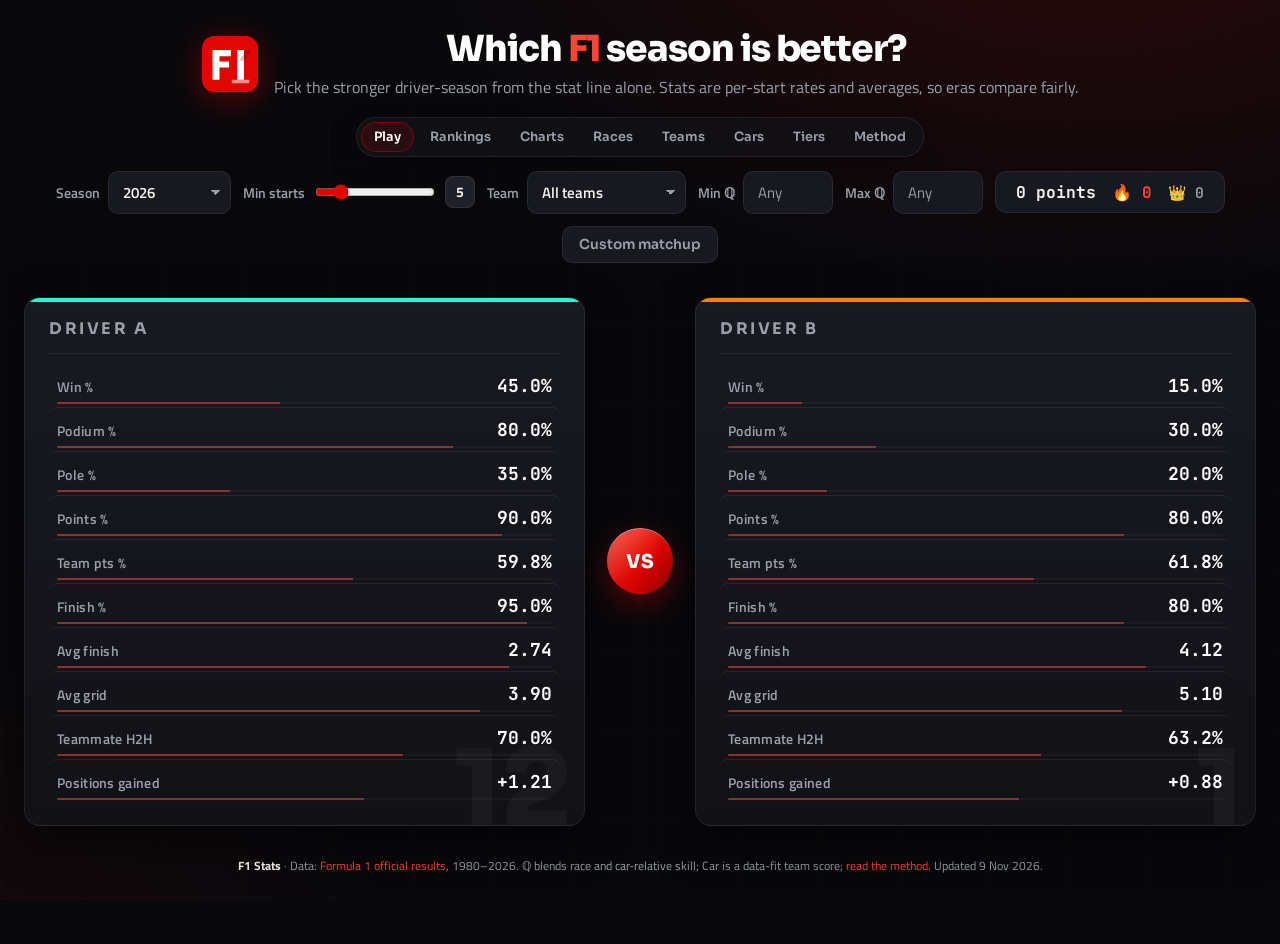
<file: index.html>
<!DOCTYPE html>
<html lang="en">
<head>
<meta charset="utf-8">
<meta name="viewport" content="width=device-width, initial-scale=1.0">
<meta name="description" content="Compare two F1 driver-seasons using ℚ, a car-relative quality index built from race results, wins, podiums, teammate points share and teammate head-to-heads. 1980–2026.">
<meta name="theme-color" content="#08080b">
<meta property="og:title" content="F1 Stats — driver ratings">
<meta property="og:description" content="Compare two F1 driver-seasons using ℚ, a car-relative quality index built from race results, wins, podiums, teammate points share and teammate head-to-heads. 1980–2026.">
<meta property="og:type" content="website">
<title>Which F1 Driver-Season Is Better? — F1 Stats</title>
<link rel="preconnect" href="https://fonts.googleapis.com">
<link rel="preconnect" href="https://fonts.gstatic.com" crossorigin>
<link href="https://fonts.googleapis.com/css2?family=Titillium+Web:wght@400;600;700;900&family=Sora:wght@500;600;700;800&display=swap" rel="stylesheet">
<link rel="icon" href="logo.svg" type="image/svg+xml">
<link rel="stylesheet" href="style.css?v=20261109z0470">
</head>
<body>
<div id="app">
  <header class="topbar">
    <div class="title-row">
      <img class="logo" src="logo.svg" alt="">
      <div>
        <h1>Which <span>F1</span> season is better?</h1>
        <p class="subtitle">Pick the stronger driver-season from the stat line alone. Stats are per-start rates and averages, so eras compare fairly.</p>
      </div>
    </div>
    <nav class="site-nav" aria-label="Primary">
      <a href="index.html" aria-current="page">Play</a>
      <a href="leaderboard.html">Rankings</a>
      <a href="charts.html">Charts</a>
      <a href="races.html">Races</a>
      <a href="teams.html">Teams</a>
      <a href="cars.html">Cars</a>
      <a href="tiers.html">Tiers</a>
      <a href="method.html">Method</a>
    </nav>
    <div class="controls">
      <label>Season
        <select id="season-select"></select>
      </label>
      <label>Min starts
        <span class="slider-wrap">
          <input id="starts-select" type="range" min="1" max="20" step="1" value="5">
          <span class="slider-val" id="starts-value">5</span>
        </span>
      </label>
      <label>Team
        <select id="team-select"><option value="">All teams</option></select>
      </label>
      <label><span>Min ℚ</span>
        <input id="rating-input" type="number" step="0.1" inputmode="decimal" placeholder="Any">
      </label>
      <label><span>Max ℚ</span>
        <input id="rating-max-input" type="number" step="0.1" inputmode="decimal" placeholder="Any">
      </label>
      <div class="scoreboard">
        <span class="score">0 points</span>
        <span class="streak">🔥 0</span>
        <span class="best">👑 0</span>
      </div>
      <button id="custom-toggle" class="ghost" aria-expanded="false">Custom matchup</button>
    </div>

    <div class="custom hidden">
      <span class="custom-label">Custom matchup</span>
      <div class="custom-inputs">
        <div class="sug-wrap">
          <input id="match-a" type="text" placeholder="Driver A… e.g. Hamilton 2018" autocomplete="off" spellcheck="false">
          <div class="suggest hidden" id="suggest-a"></div>
        </div>
        <span class="vs-mini">vs</span>
        <div class="sug-wrap">
          <input id="match-b" type="text" placeholder="Driver B…" autocomplete="off" spellcheck="false">
          <div class="suggest hidden" id="suggest-b"></div>
        </div>
        <button id="custom-btn" class="ghost">Play</button>
      </div>
    </div>
  </header>

  <main>
    <div id="board">
      <div class="player-card" id="card-a">
        <div class="card-head">
          <div class="label-wrap">
            <span class="player-label" id="label-a">Driver A</span>
            <span class="era-tag hidden" id="era-a"></span>
          </div>
          <span class="badge hidden" id="badge-a"></span>
        </div>
        <div class="stats" id="stats-a"></div>
      </div>

      <div class="vs">VS</div>

      <div class="player-card" id="card-b">
        <div class="card-head">
          <div class="label-wrap">
            <span class="player-label" id="label-b">Driver B</span>
            <span class="era-tag hidden" id="era-b"></span>
          </div>
          <span class="badge hidden" id="badge-b"></span>
        </div>
        <div class="stats" id="stats-b"></div>
      </div>
    </div>

    <div id="result" class="hidden">
      <p id="result-text"></p>
      <button id="again-btn">Next matchup</button>
    </div>
  </main>

  <footer>
    <p><b>F1 Stats</b> · Data: <a href="https://www.formula1.com/en/results/2026/races" target="_blank" rel="noreferrer">Formula 1 official results</a>, 1980–2026. ℚ blends race and car-relative skill; Car is a data-fit team score; <a href="method.html">read the method</a>. Updated <span data-updated>1 Nov 2026</span>.</p>
  </footer>
</div>

<script src="data.js?v=20261109z0470"></script>
<script src="common.js?v=20261109z0470"></script>
<script src="app.js?v=20261109z0470"></script>
</body>
</html>
</file>
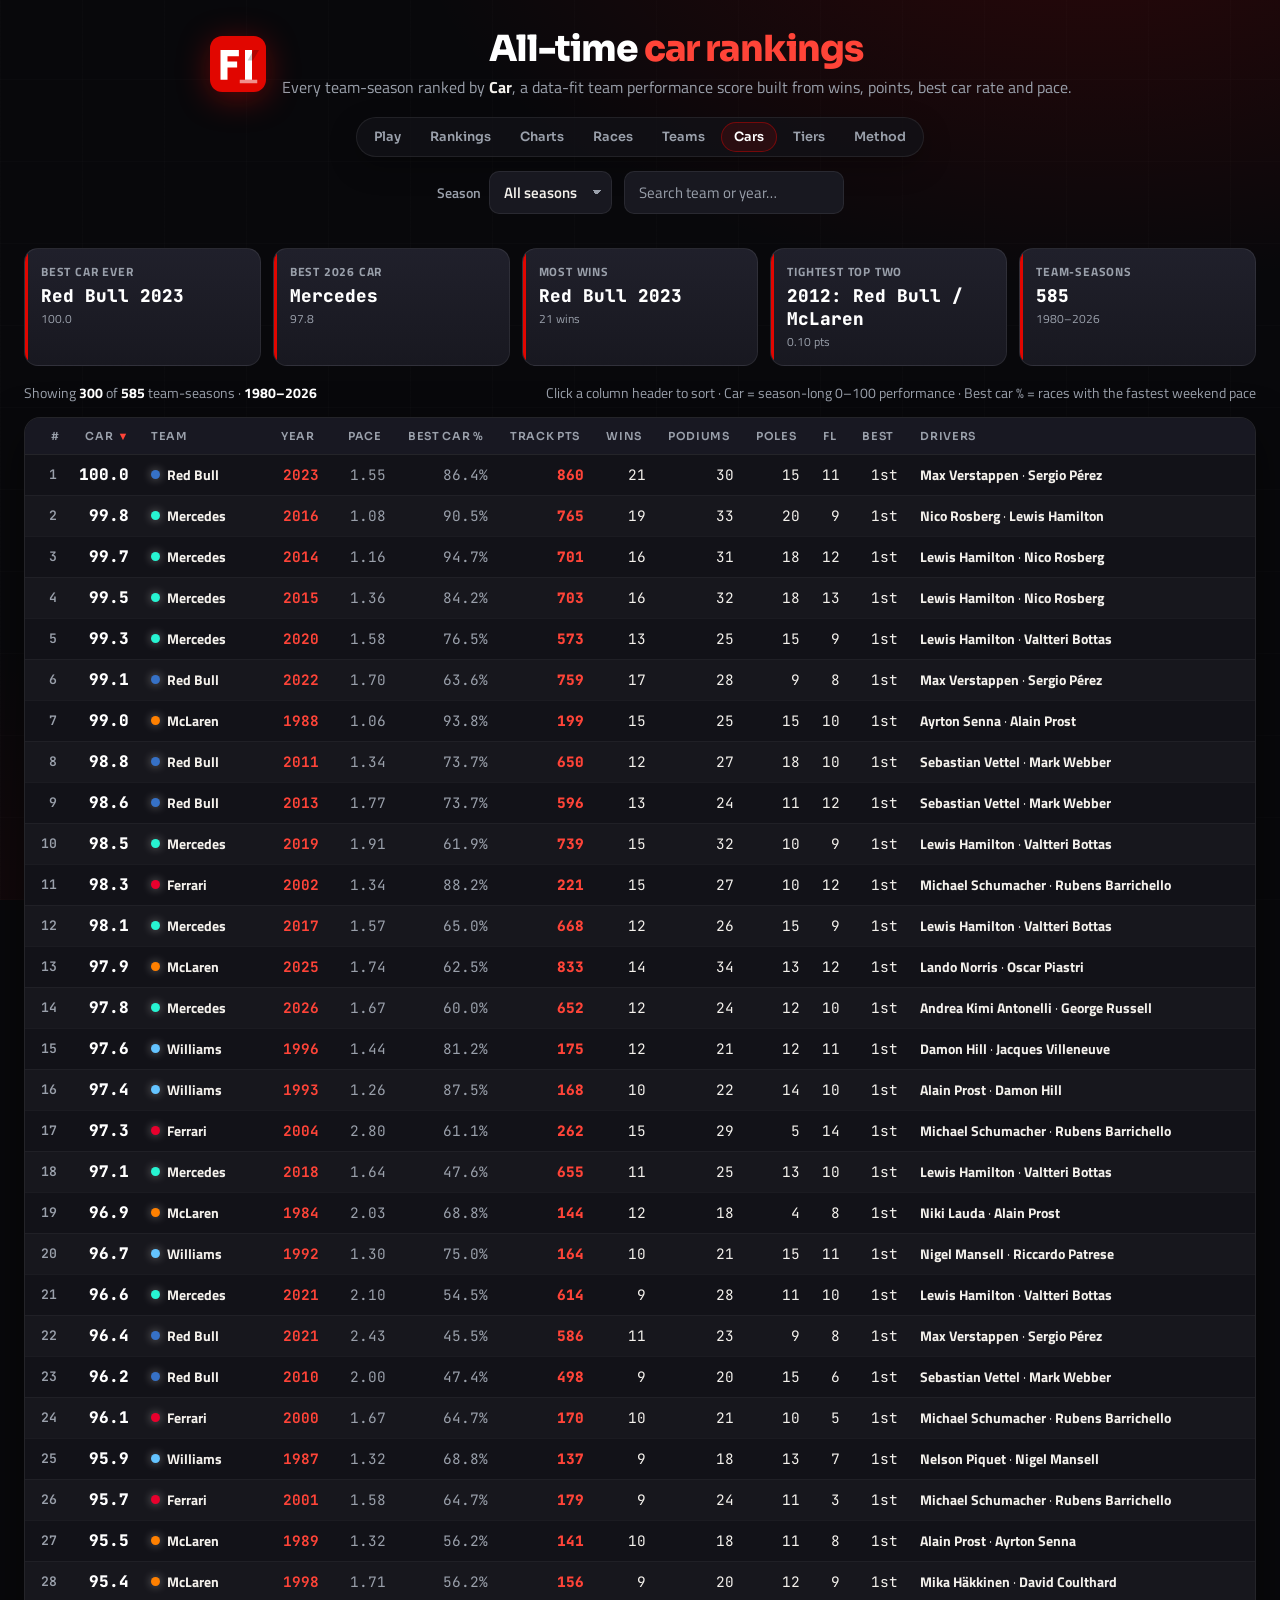
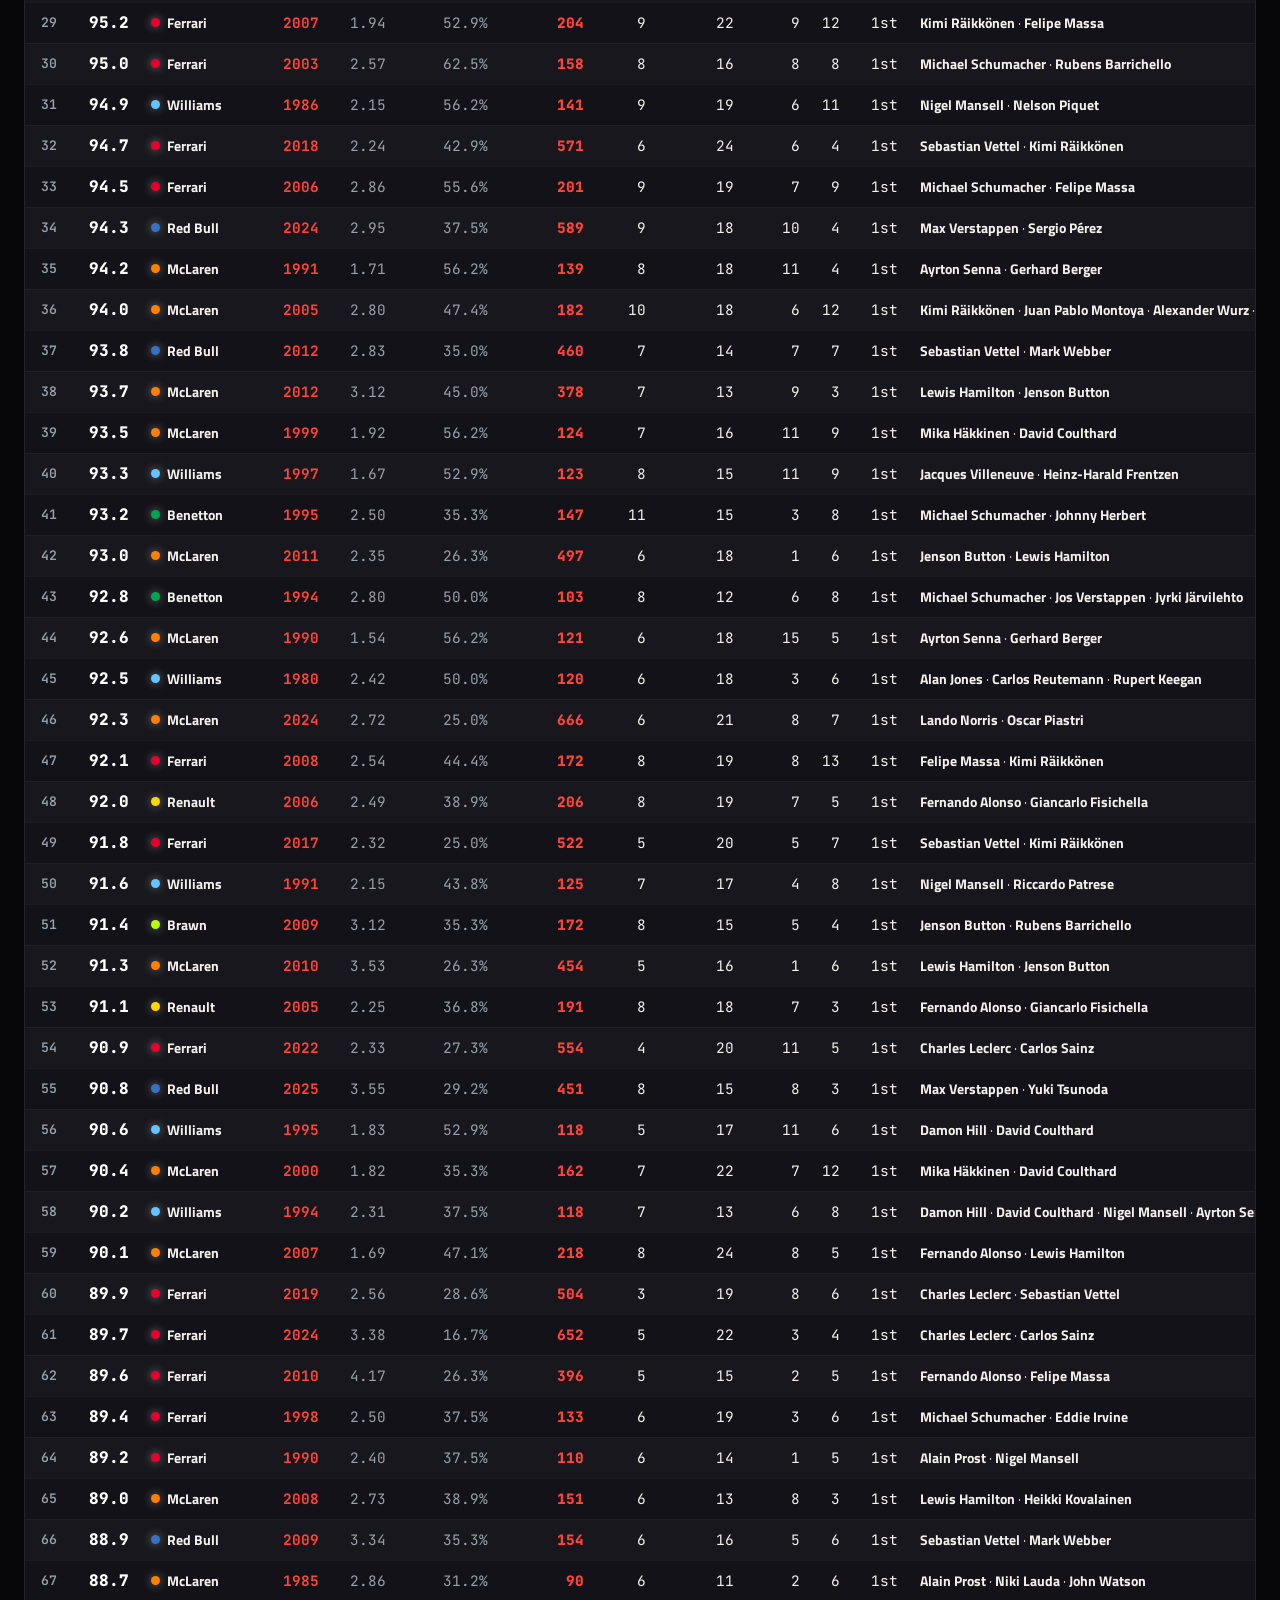
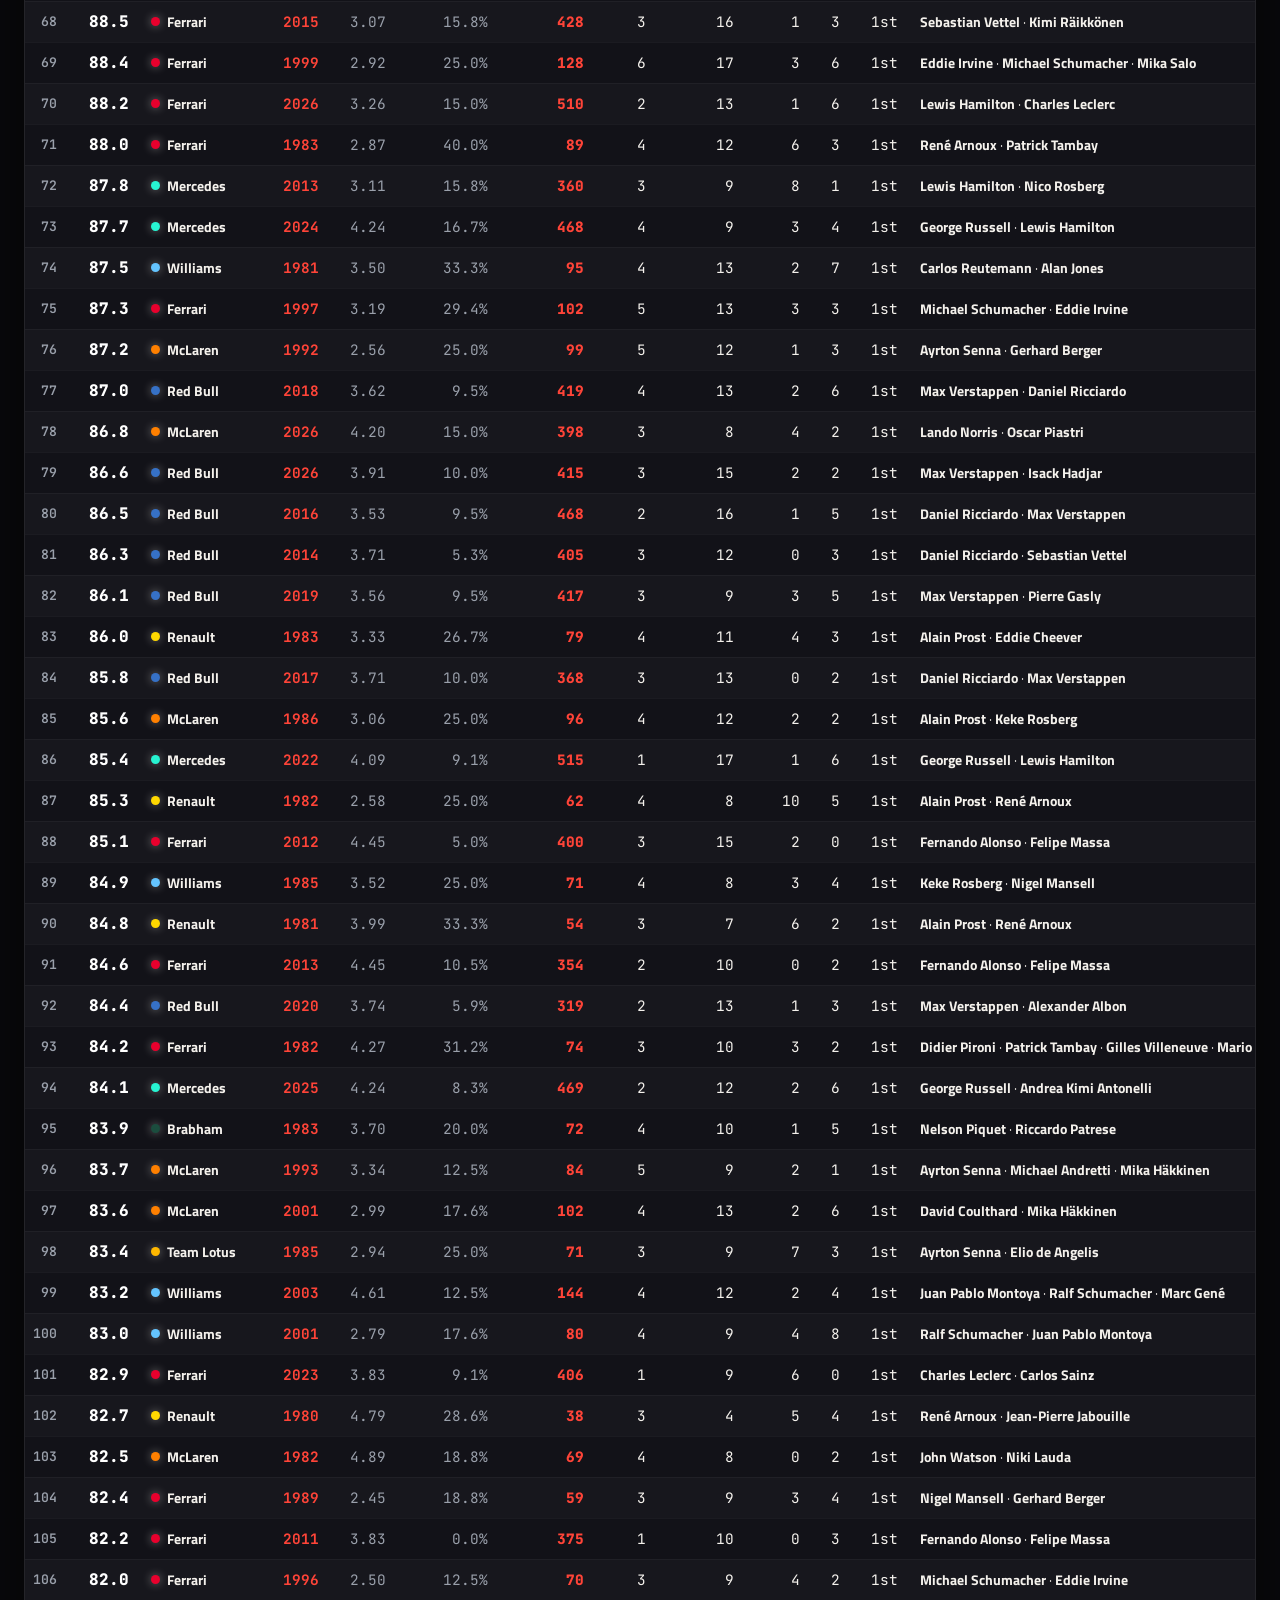
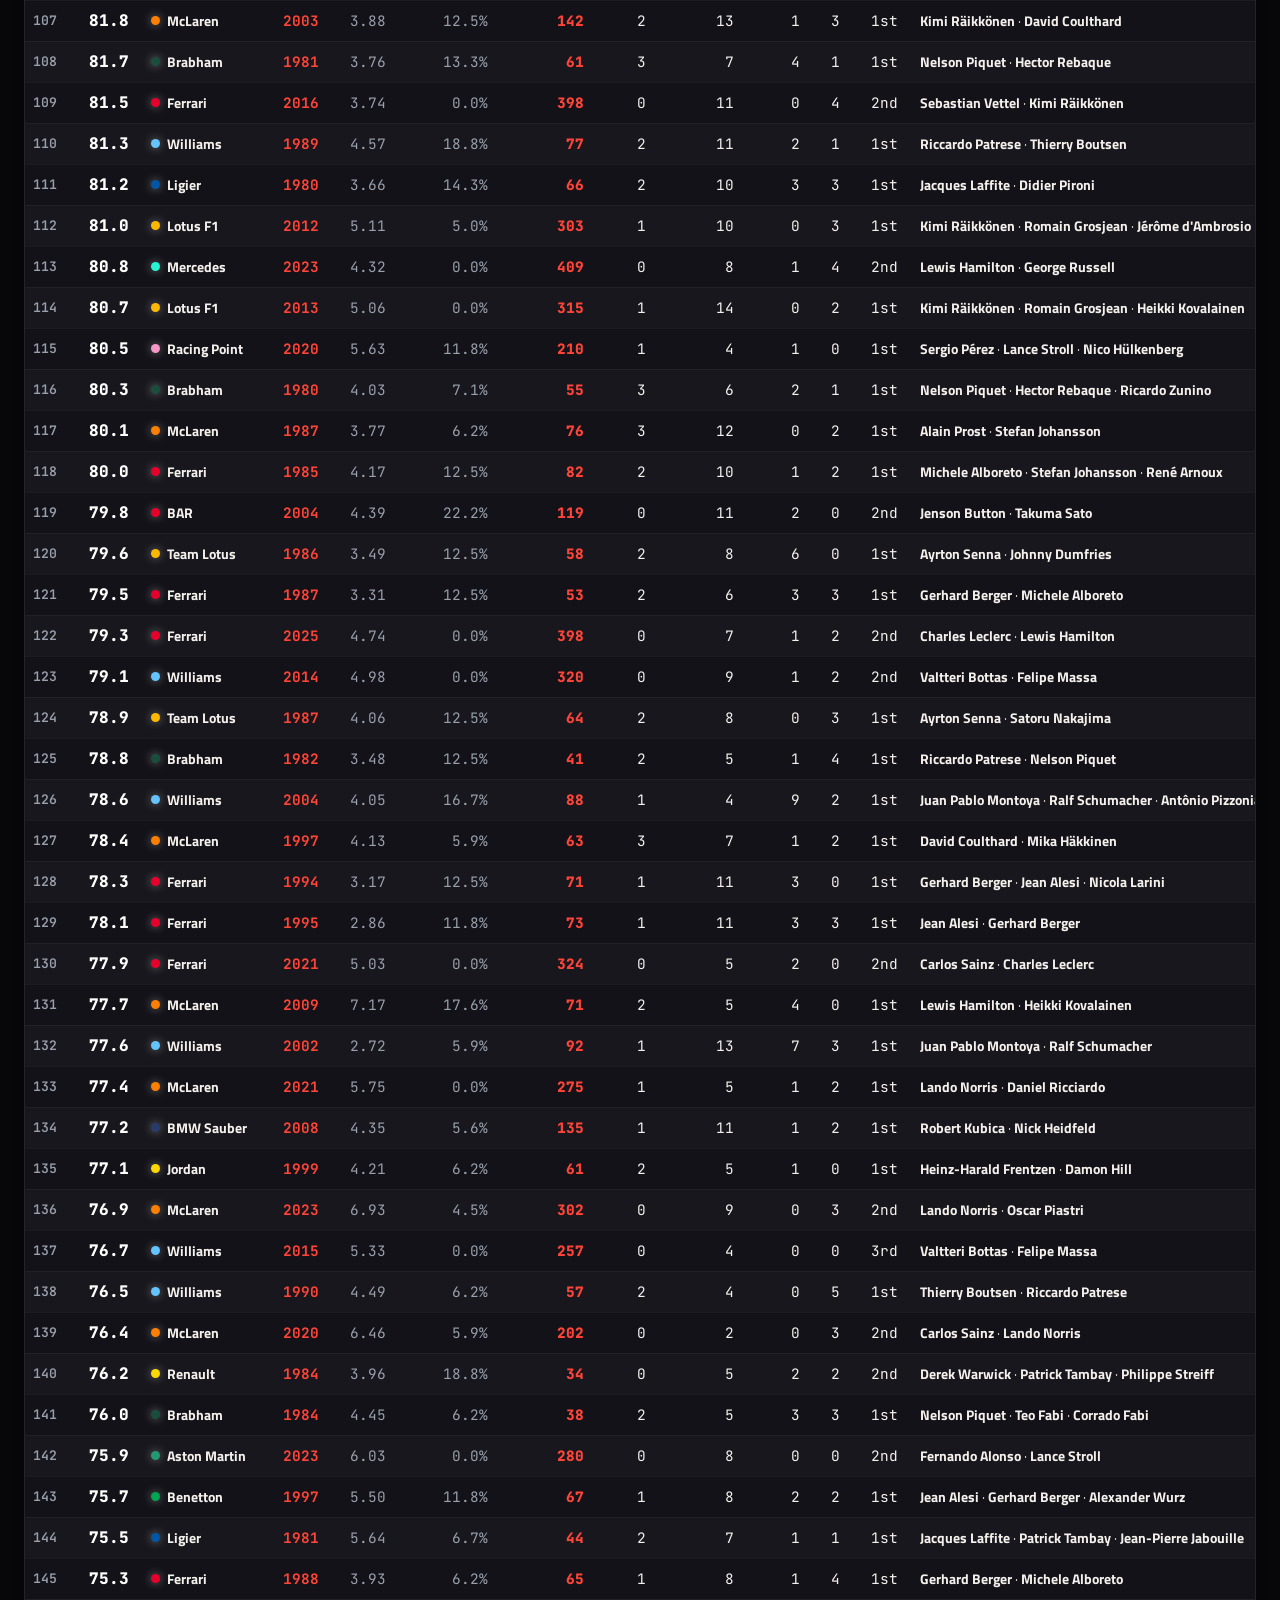
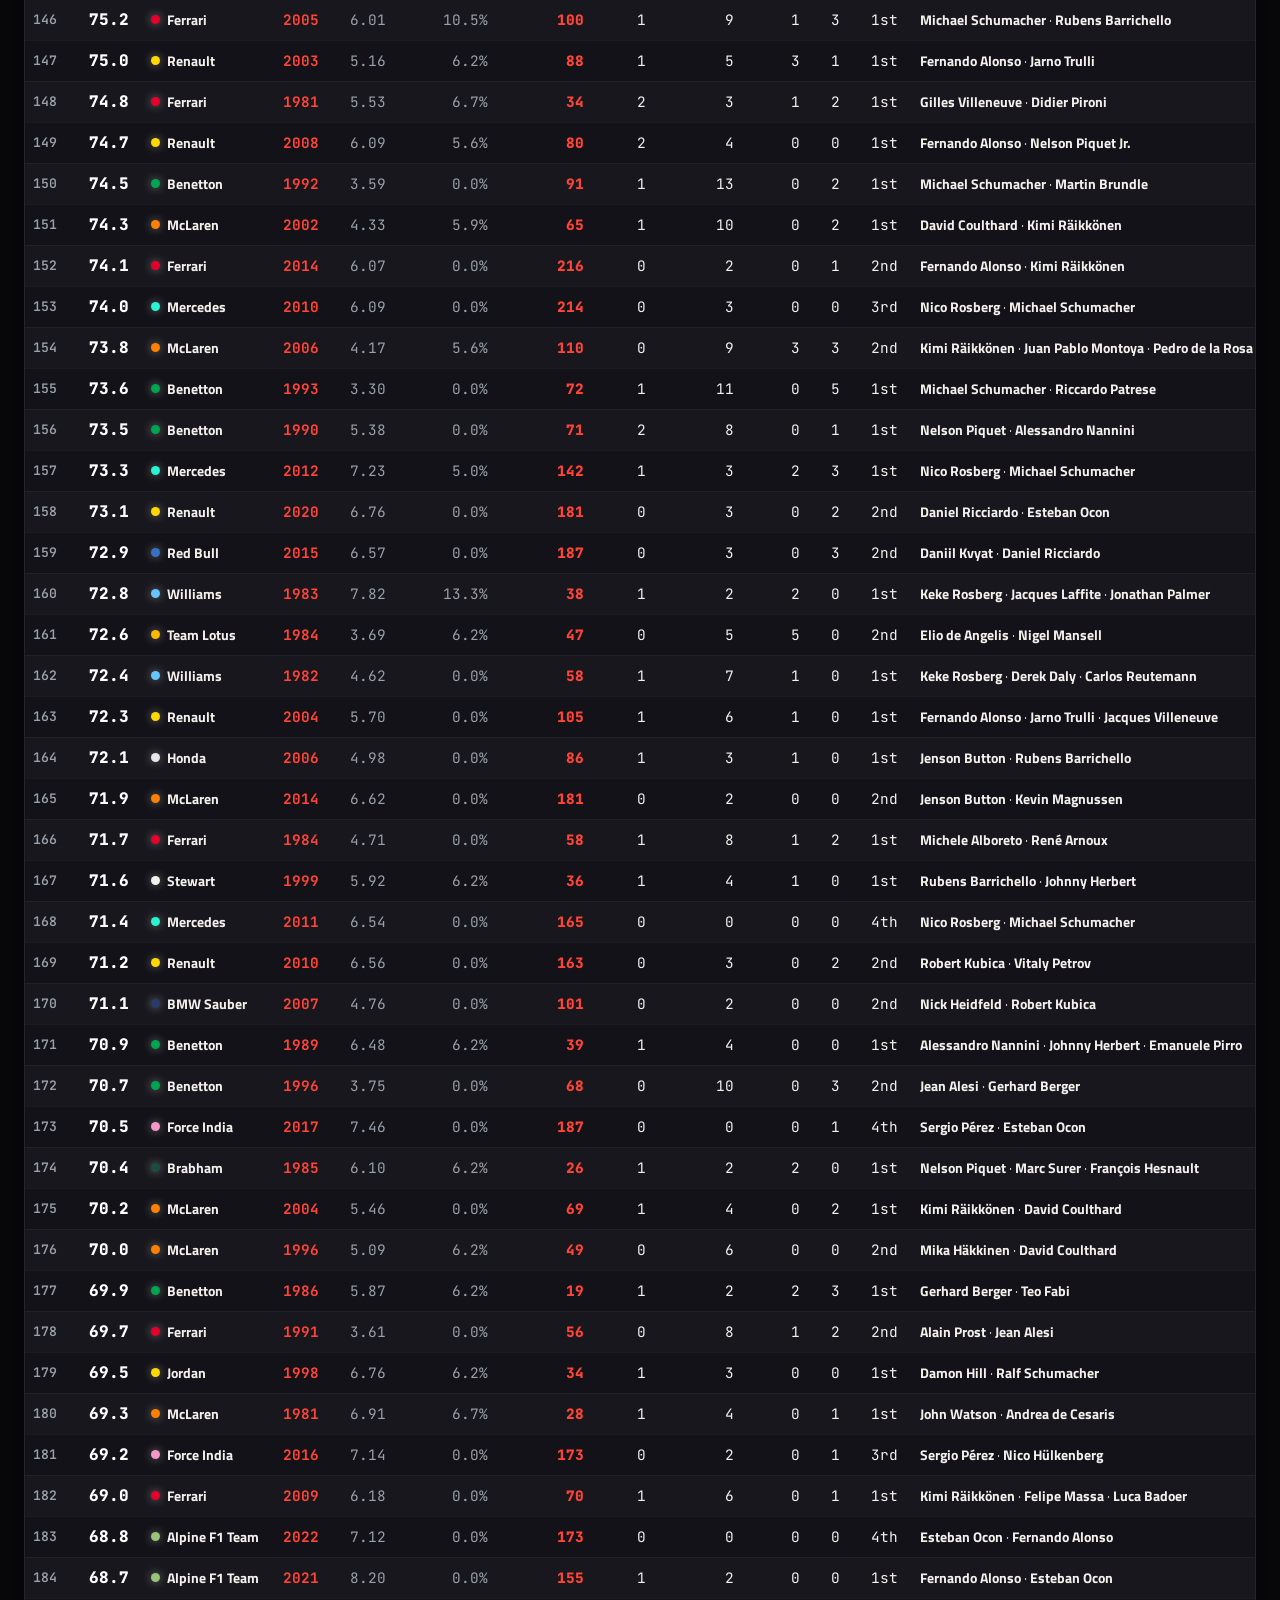
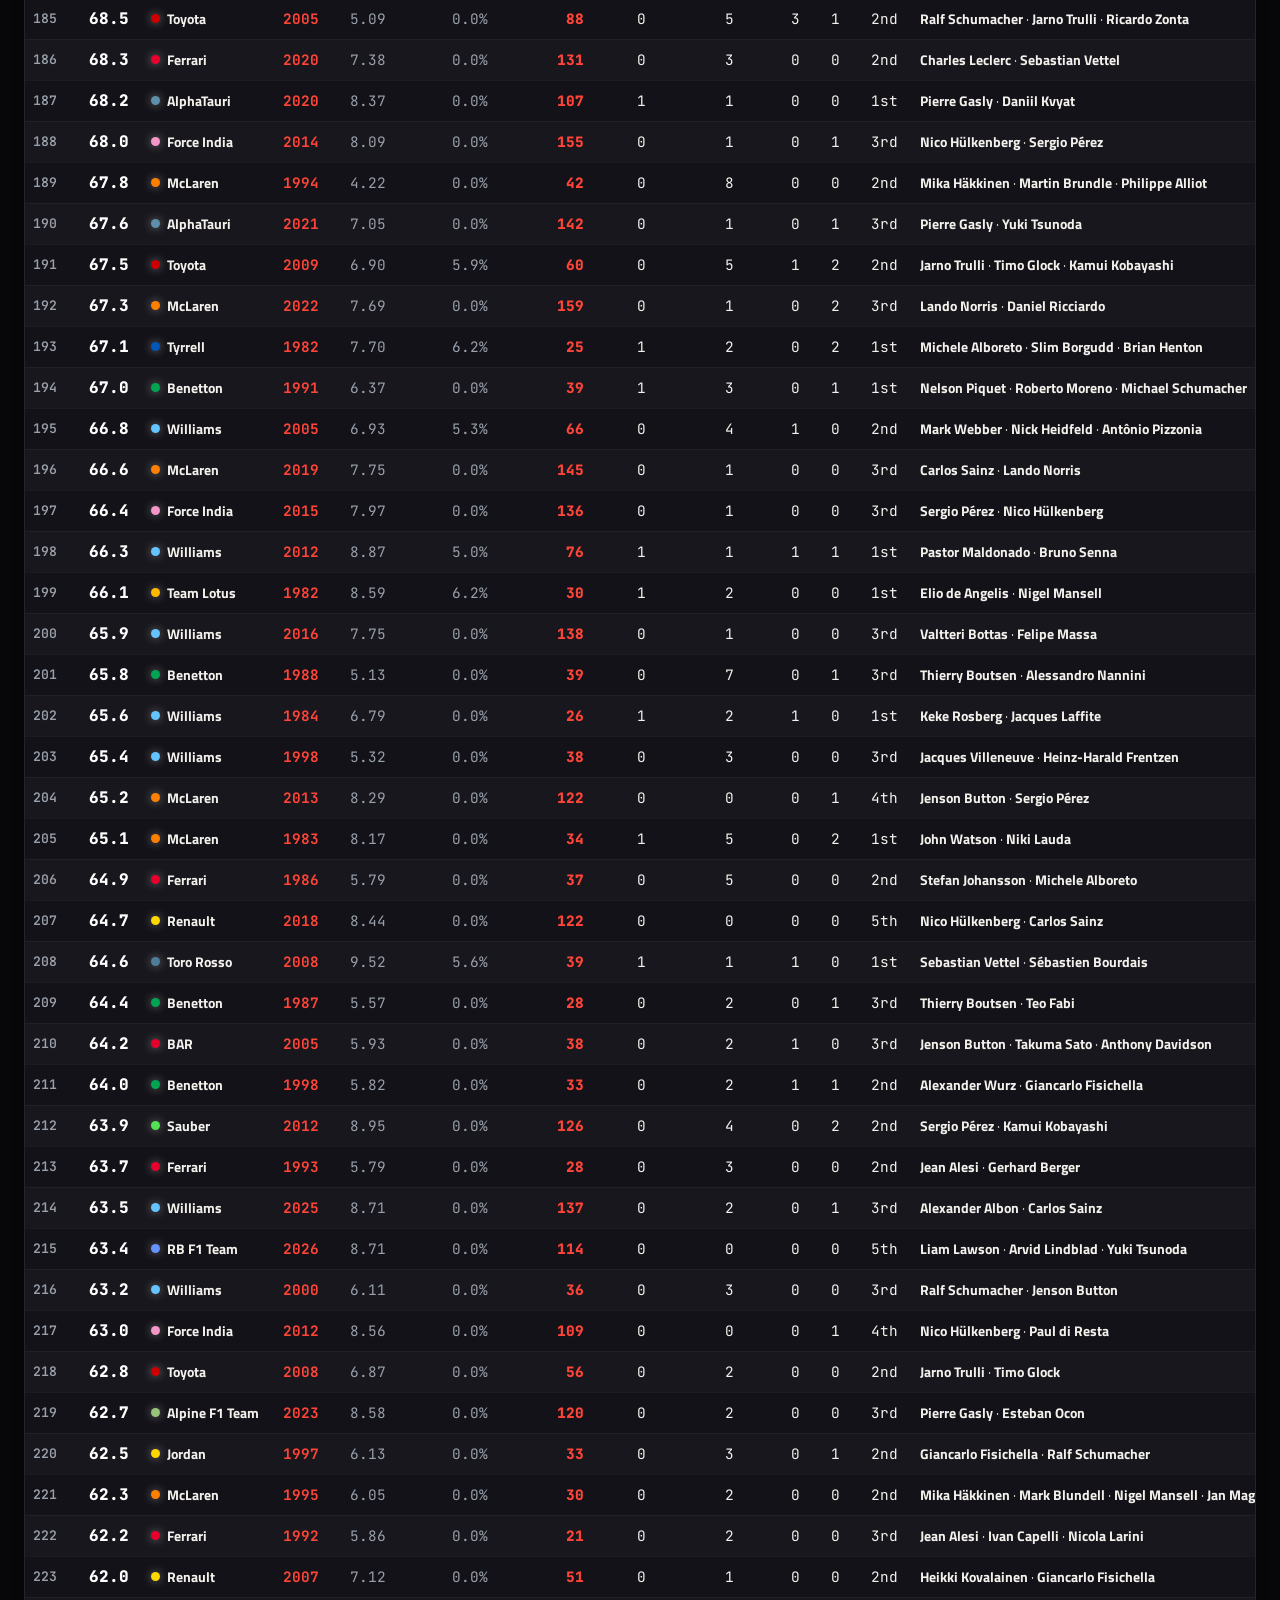
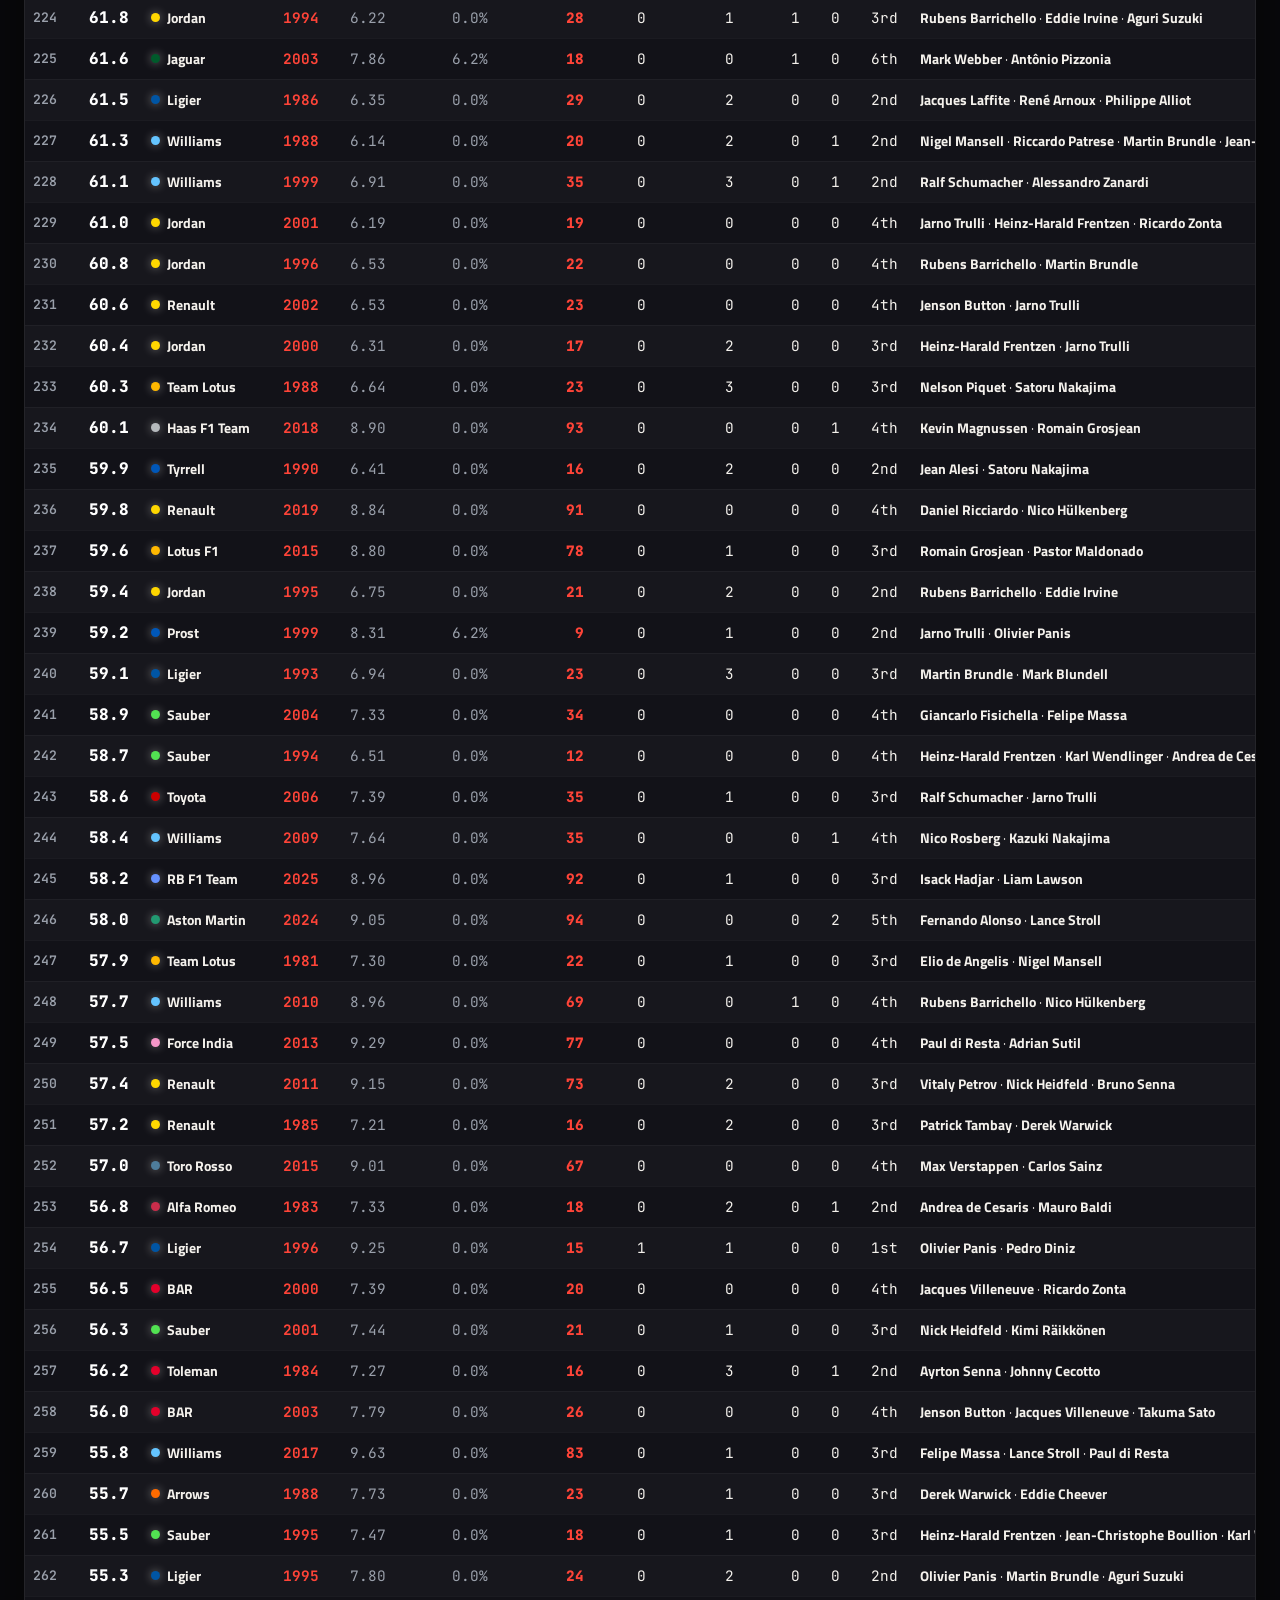
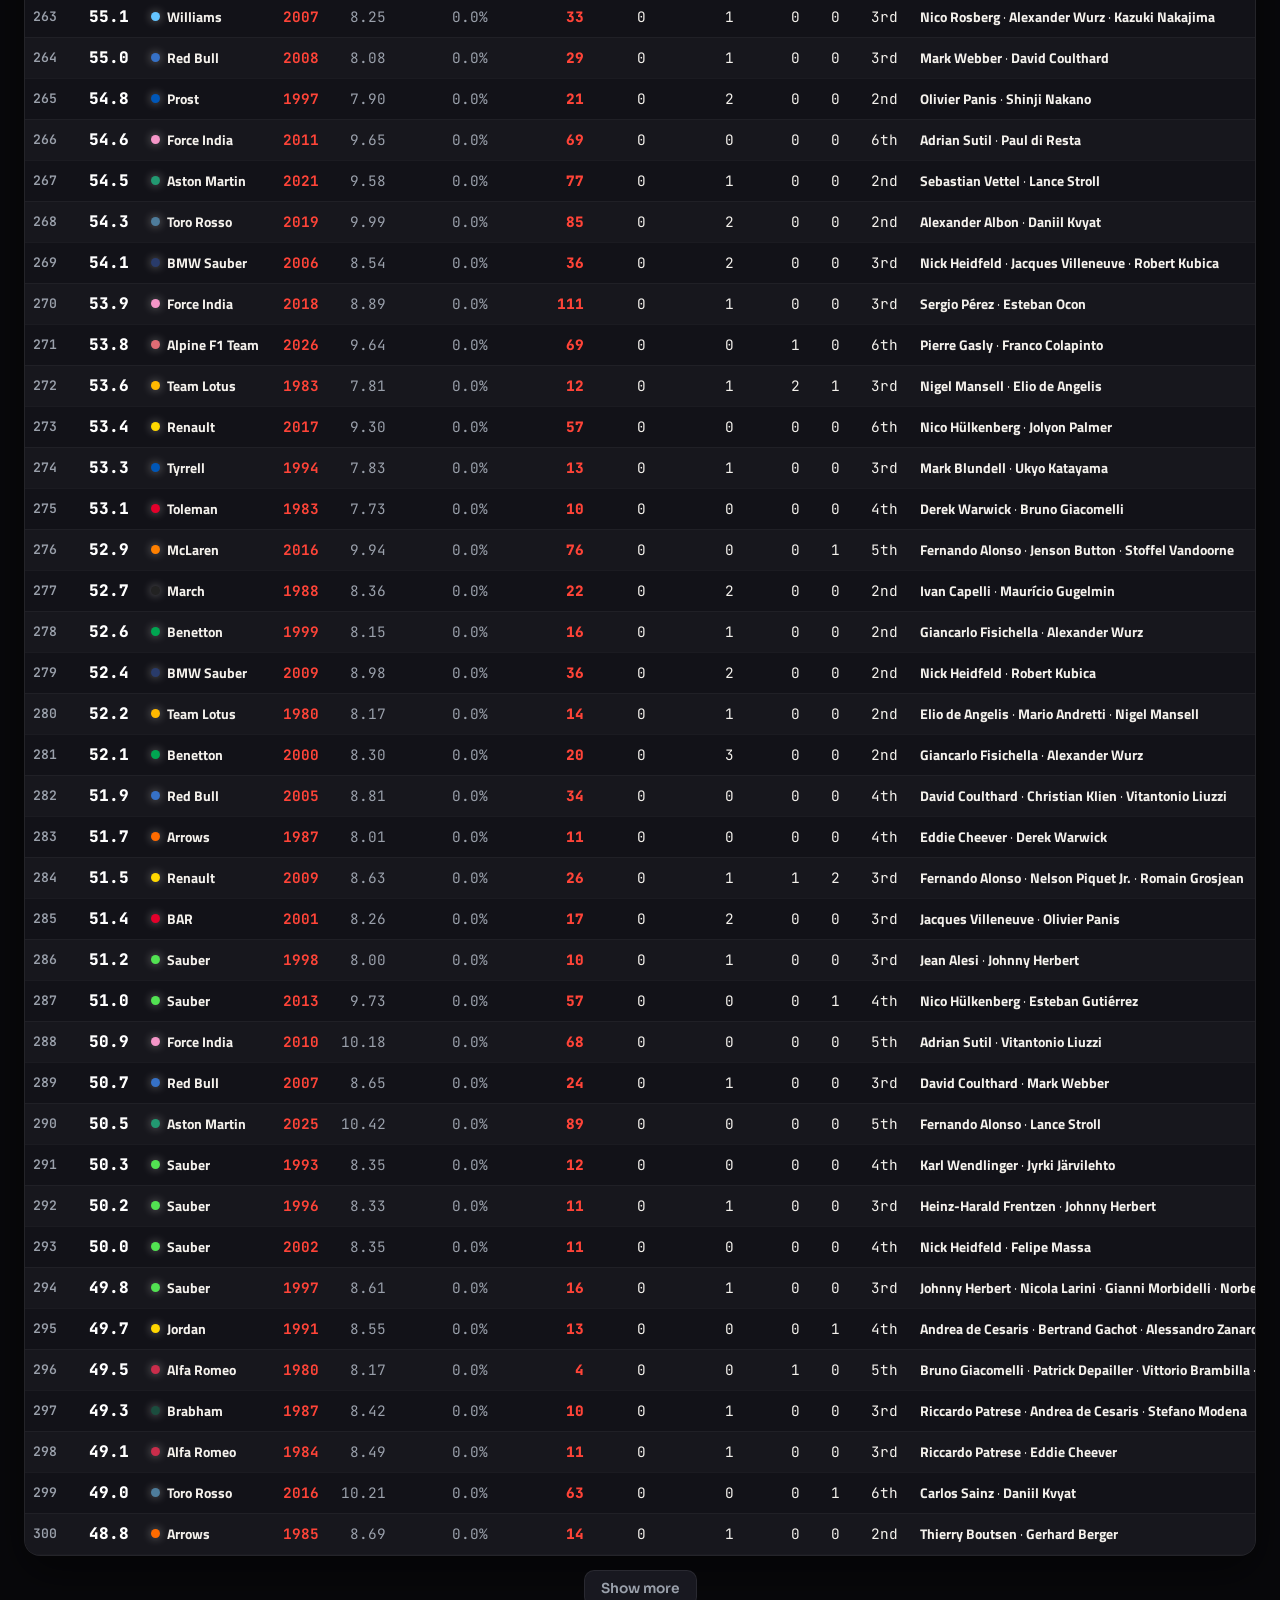
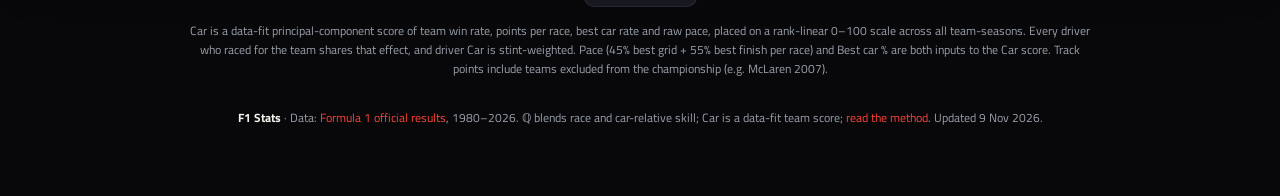
<file: cars.html>
<!DOCTYPE html>
<html lang="en">
<head>
<meta charset="utf-8">
<meta name="viewport" content="width=device-width, initial-scale=1.0">
<meta name="description" content="Every F1 team-season ranked by Car, a data-fit 0–100 team performance score built from wins, points, best car rate and pace.">
<meta name="theme-color" content="#08080b">
<meta property="og:title" content="F1 Stats — driver ratings">
<meta property="og:description" content="Every F1 team-season ranked by Car, a data-fit 0–100 team performance score built from wins, points, best car rate and pace.">
<meta property="og:type" content="website">
<title>All-Time Car Rankings — F1 Stats</title>
<link rel="preconnect" href="https://fonts.googleapis.com">
<link rel="preconnect" href="https://fonts.gstatic.com" crossorigin>
<link href="https://fonts.googleapis.com/css2?family=Titillium+Web:wght@400;600;700;900&family=Sora:wght@500;600;700;800&display=swap" rel="stylesheet">
<link rel="icon" href="logo.svg" type="image/svg+xml">
<link rel="stylesheet" href="style.css?v=20261109z0470">
</head>
<body>
<div id="app">
  <header class="topbar">
    <div class="title-row">
      <img class="logo" src="logo.svg" alt="">
      <div>
        <h1>All-time <span>car rankings</span></h1>
        <p class="subtitle">Every team-season ranked by <b>Car</b>, a data-fit team performance score built from wins, points, best car rate and pace.</p>
      </div>
    </div>
    <nav class="site-nav" aria-label="Primary">
      <a href="index.html">Play</a>
      <a href="leaderboard.html">Rankings</a>
      <a href="charts.html">Charts</a>
      <a href="races.html">Races</a>
      <a href="teams.html">Teams</a>
      <a href="cars.html" aria-current="page">Cars</a>
      <a href="tiers.html">Tiers</a>
      <a href="method.html">Method</a>
    </nav>
    <div class="controls">
      <label>Season
        <select id="season-select"></select>
      </label>
      <input id="search" type="search" placeholder="Search team or year…" autocomplete="off" spellcheck="false">
    </div>
  </header>

  <main>
    <div class="stat-grid" id="car-stats"></div>
    <div class="rank-meta">
      <span id="car-count"></span>
      <span class="hint">Click a column header to sort · Car = season-long 0–100 performance · Best car % = races with the fastest weekend pace</span>
    </div>
    <div class="table-wrap">
      <table class="rank-table" id="car-table">
        <thead>
          <tr>
            <th>#</th>
            <th data-col="car"><span>Car</span><span class="arrow"></span></th>
            <th data-col="name" class="left">Team<span class="arrow"></span></th>
            <th data-col="season">Year<span class="arrow"></span></th>
            <th data-col="carBase" title="Average of best grid and best finish; lower is better">Pace<span class="arrow"></span></th>
            <th data-col="bestCarRate" title="Percentage of races where this team had the fastest weekend pace (diagnostic only; does not enter Car)">Best car %<span class="arrow"></span></th>
            <th data-col="points" title="On-track points, including teams excluded from the championship">Track pts<span class="arrow"></span></th>
            <th data-col="wins">Wins<span class="arrow"></span></th>
            <th data-col="podiums">Podiums<span class="arrow"></span></th>
            <th data-col="poles">Poles<span class="arrow"></span></th>
            <th data-col="fastestLaps">FL<span class="arrow"></span></th>
            <th data-col="bestFinish">Best<span class="arrow"></span></th>
            <th class="left">Drivers</th>
          </tr>
        </thead>
        <tbody id="car-body"></tbody>
      </table>
    </div>
    <div id="more-wrap"><button id="more-btn" class="ghost hidden">Show more</button></div>
    <p class="muted small" style="text-align:center;max-width:900px;margin:10px auto 0">
      Car is a data-fit principal-component score of team win rate, points per race, best car rate and raw pace, placed on a rank-linear 0–100 scale across all team-seasons. Every driver who raced for the team shares that effect, and driver Car is stint-weighted. Pace (45% best grid + 55% best finish per race) and Best car % are both inputs to the Car score. Track points include teams excluded from the championship (e.g. McLaren 2007).
    </p>
  </main>

  <footer>
    <p><b>F1 Stats</b> · Data: <a href="https://www.formula1.com/en/results/2026/races" target="_blank" rel="noreferrer">Formula 1 official results</a>, 1980–2026. ℚ blends race and car-relative skill; Car is a data-fit team score; <a href="method.html">read the method</a>. Updated <span data-updated>1 Nov 2026</span>.</p>
  </footer>
</div>

<script src="data.js?v=20261109z0470"></script>
<script src="common.js?v=20261109z0470"></script>
<script src="cars.js?v=20261109z0470"></script>
</body>
</html>
</file>
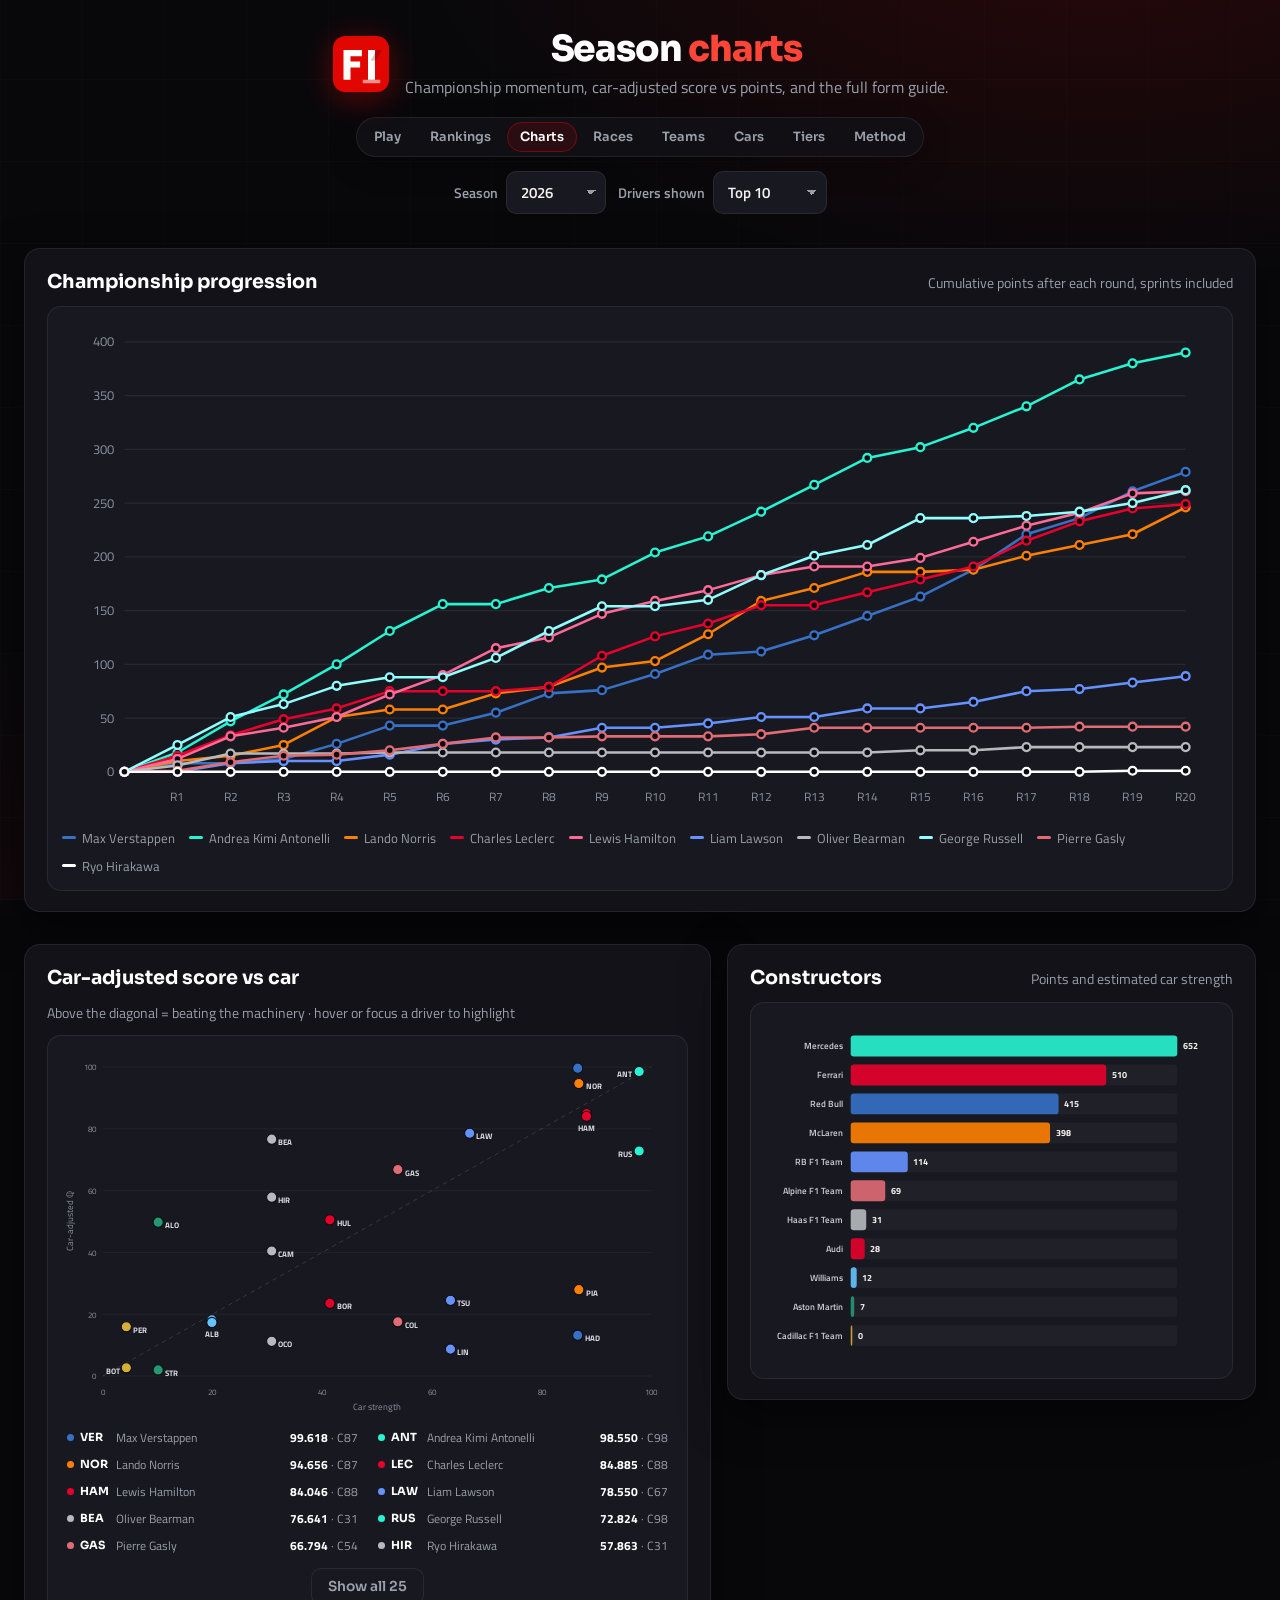
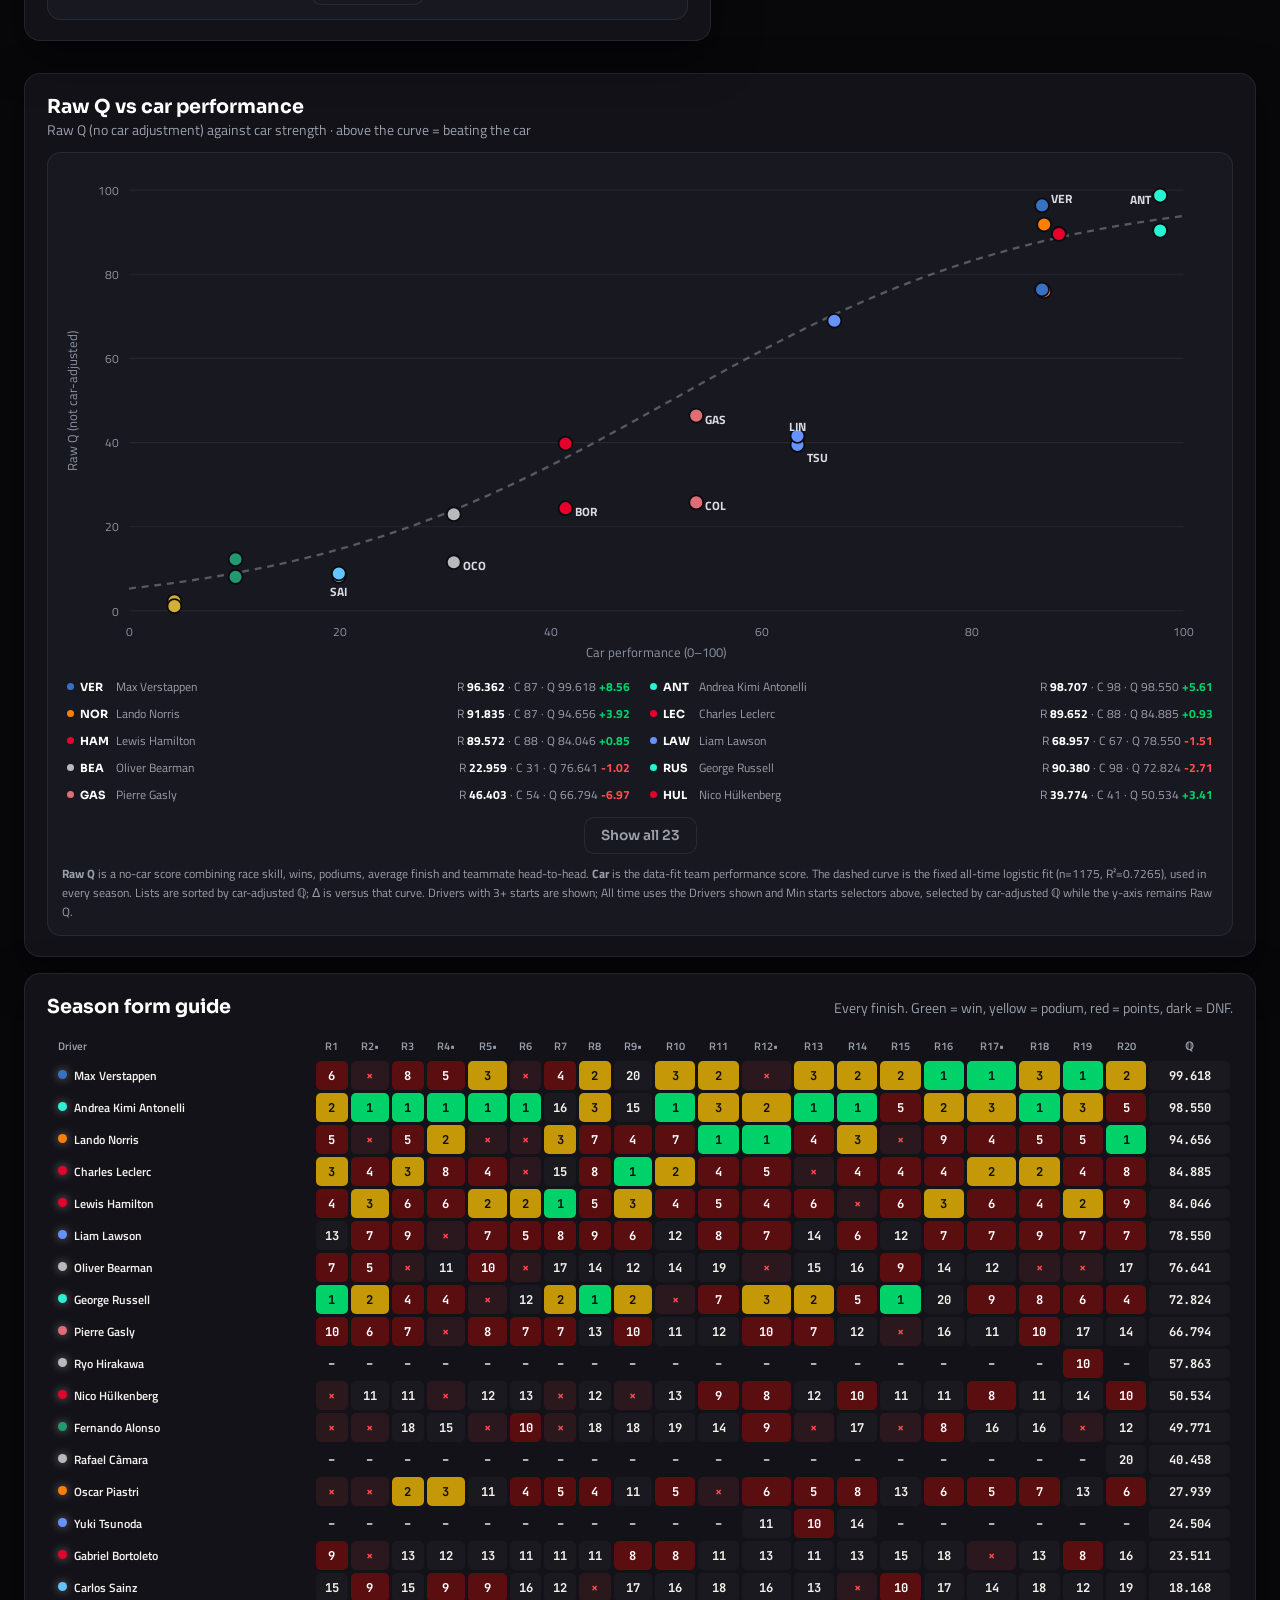
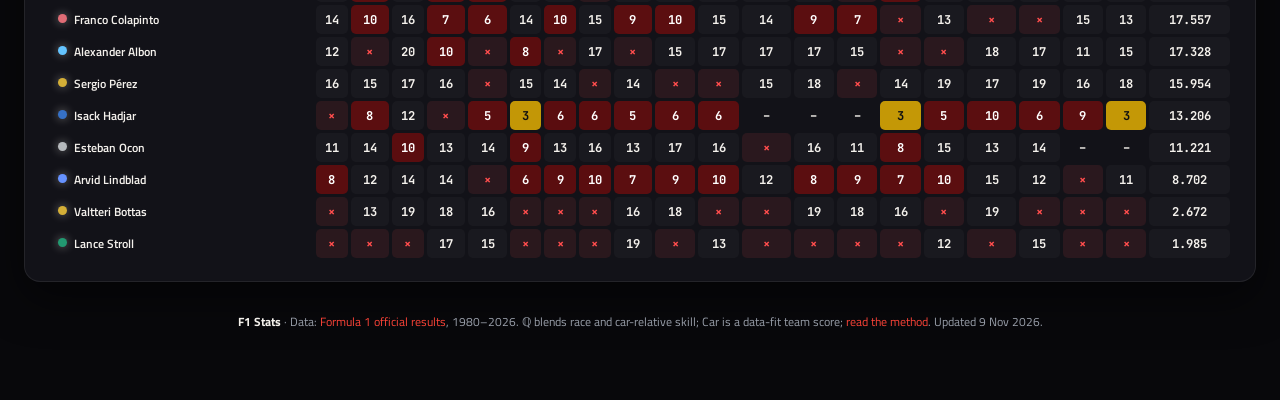
<file: charts.html>
<!DOCTYPE html>
<html lang="en">
<head>
<meta charset="utf-8">
<meta name="viewport" content="width=device-width, initial-scale=1.0">
<meta name="description" content="F1 season charts: championship progression, car-adjusted ℚ versus car strength, every season's best driver, constructor points and a full season form guide.">
<meta name="theme-color" content="#08080b">
<meta property="og:title" content="F1 Stats — driver ratings">
<meta property="og:description" content="F1 season charts: championship progression, car-adjusted ℚ versus car strength, every season's best driver, constructor points and a full season form guide.">
<meta property="og:type" content="website">
<title>Season Charts — F1 Stats</title>
<link rel="preconnect" href="https://fonts.googleapis.com">
<link rel="preconnect" href="https://fonts.gstatic.com" crossorigin>
<link href="https://fonts.googleapis.com/css2?family=Titillium+Web:wght@400;600;700;900&family=Sora:wght@500;600;700;800&display=swap" rel="stylesheet">
<link rel="icon" href="logo.svg" type="image/svg+xml">
<link rel="stylesheet" href="style.css?v=20261109z0470">
</head>
<body>
<div id="app">
  <header class="topbar">
    <div class="title-row">
      <img class="logo" src="logo.svg" alt="">
      <div>
        <h1>Season <span>charts</span></h1>
        <p class="subtitle">Championship momentum, car-adjusted score vs points, and the full form guide.</p>
      </div>
    </div>
    <nav class="site-nav" aria-label="Primary">
      <a href="index.html">Play</a>
      <a href="leaderboard.html">Rankings</a>
      <a href="charts.html" aria-current="page">Charts</a>
      <a href="races.html">Races</a>
      <a href="teams.html">Teams</a>
      <a href="cars.html">Cars</a>
      <a href="tiers.html">Tiers</a>
      <a href="method.html">Method</a>
    </nav>
    <div class="controls">
      <label>Season
        <select id="season-select"></select>
      </label>
      <label>Drivers shown
        <select id="top-select">
          <option value="5">Top 5</option>
          <option value="10" selected>Top 10</option>
          <option value="200">Top 200</option>
          <option value="all">All drivers</option>
        </select>
      </label>
      <label id="min-starts-wrap">Min starts
        <select id="min-starts-select">
          <option value="1">1</option>
          <option value="3">3</option>
          <option value="5">5</option>
          <option value="10" selected>10</option>
          <option value="15">15</option>
          <option value="20">20</option>
        </select>
      </label>
    </div>
  </header>

  <main>
    <div class="section">
      <div class="section-head">
        <h2>Championship progression</h2>
        <p>Cumulative points after each round, sprints included</p>
      </div>
      <div class="chart-box">
        <svg id="points-chart" viewBox="0 0 1000 430" role="img" aria-label="Cumulative points chart"></svg>
        <div class="chart-legend" id="points-legend"></div>
      </div>
    </div>

    <div class="charts-grid">
      <div class="section" id="scatter-section">
        <div class="section-head">
          <h2 id="scatter-title">Car-adjusted score vs car</h2>
          <p>Above the diagonal = beating the machinery · hover or focus a driver to highlight</p>
        </div>
        <div class="chart-box">
          <svg id="scatter-chart" viewBox="0 0 720 430" role="img" aria-label="Adjusted score versus car strength scatter"></svg>
        <div class="scatter-list" id="scatter-list"></div>
        <div class="scatter-more"><button id="scatter-more-btn" class="ghost hidden" type="button">Show all</button></div>
        </div>
      </div>
      <div class="section">
        <div class="section-head">
          <h2>Constructors</h2>
          <p>Points and estimated car strength</p>
        </div>
        <div class="chart-box">
          <svg id="teams-chart" viewBox="0 0 560 430" role="img" aria-label="Constructor points bars"></svg>
        </div>
      </div>
    </div>

    <div class="section" id="rawq-section">
      <div class="section-head">
        <div>
          <h2 id="expect-title">Raw Q vs car performance</h2>
          <p>Raw Q (no car adjustment) against car strength · above the curve = beating the car</p>
        </div>
      </div>
      <div class="chart-box">
        <svg id="expect-chart" viewBox="0 0 1000 430" role="img" aria-label="Raw Q versus car performance scatter"></svg>
        <div class="scatter-list" id="expect-list"></div>
        <div class="scatter-more"><button id="expect-more-btn" class="ghost hidden" type="button">Show all</button></div>
        <p class="muted small" id="expect-note" style="margin:10px 0 0"><b>Raw Q</b> is a no-car score combining race skill, wins, podiums, average finish and teammate head-to-head. <b>Car</b> is the data-fit team performance score. Lists are sorted by car-adjusted ℚ; the y-axis and Δ use Raw Q. Drivers with 3+ starts are shown. Above the curve means raw results are better than the car predicts. Drivers with identical values share one dot, marked ×N.</p>
      </div>
    </div>

    <div class="section" id="best-season-section">
      <div class="section-head">
        <h2>Every season's best driver</h2>
        <p>Top car-adjusted ℚ in each season · bars coloured by team · hover to compare a driver's years</p>
      </div>
      <div class="chart-box">
        <svg id="best-season-chart" viewBox="0 0 1000 720" role="img" aria-label="Best driver of every season by car-adjusted score"></svg>
        <p class="muted small" id="best-season-note" style="margin:10px 0 0"></p>
      </div>
    </div>

    <div class="section">
      <div class="section-head">
        <h2>Season form guide</h2>
        <p>Every finish. Green = win, yellow = podium, red = points, dark = DNF.</p>
      </div>
      <div class="table-wrap" style="background:transparent;border:none;box-shadow:none;margin:0">
        <table class="form-table" id="form-table"></table>
      </div>
    </div>
  </main>

  <footer>
    <p><b>F1 Stats</b> · Data: <a href="https://www.formula1.com/en/results/2026/races" target="_blank" rel="noreferrer">Formula 1 official results</a>, 1980–2026. ℚ blends race and car-relative skill; Car is a data-fit team score; <a href="method.html">read the method</a>. Updated <span data-updated>1 Nov 2026</span>.</p>
  </footer>
</div>
<div class="chart-tooltip" id="tooltip"></div>

<script src="data.js?v=20261109z0470"></script>
<script src="common.js?v=20261109z0470"></script>
<script src="charts.js?v=20261109z0470"></script>
</body>
</html>
</file>
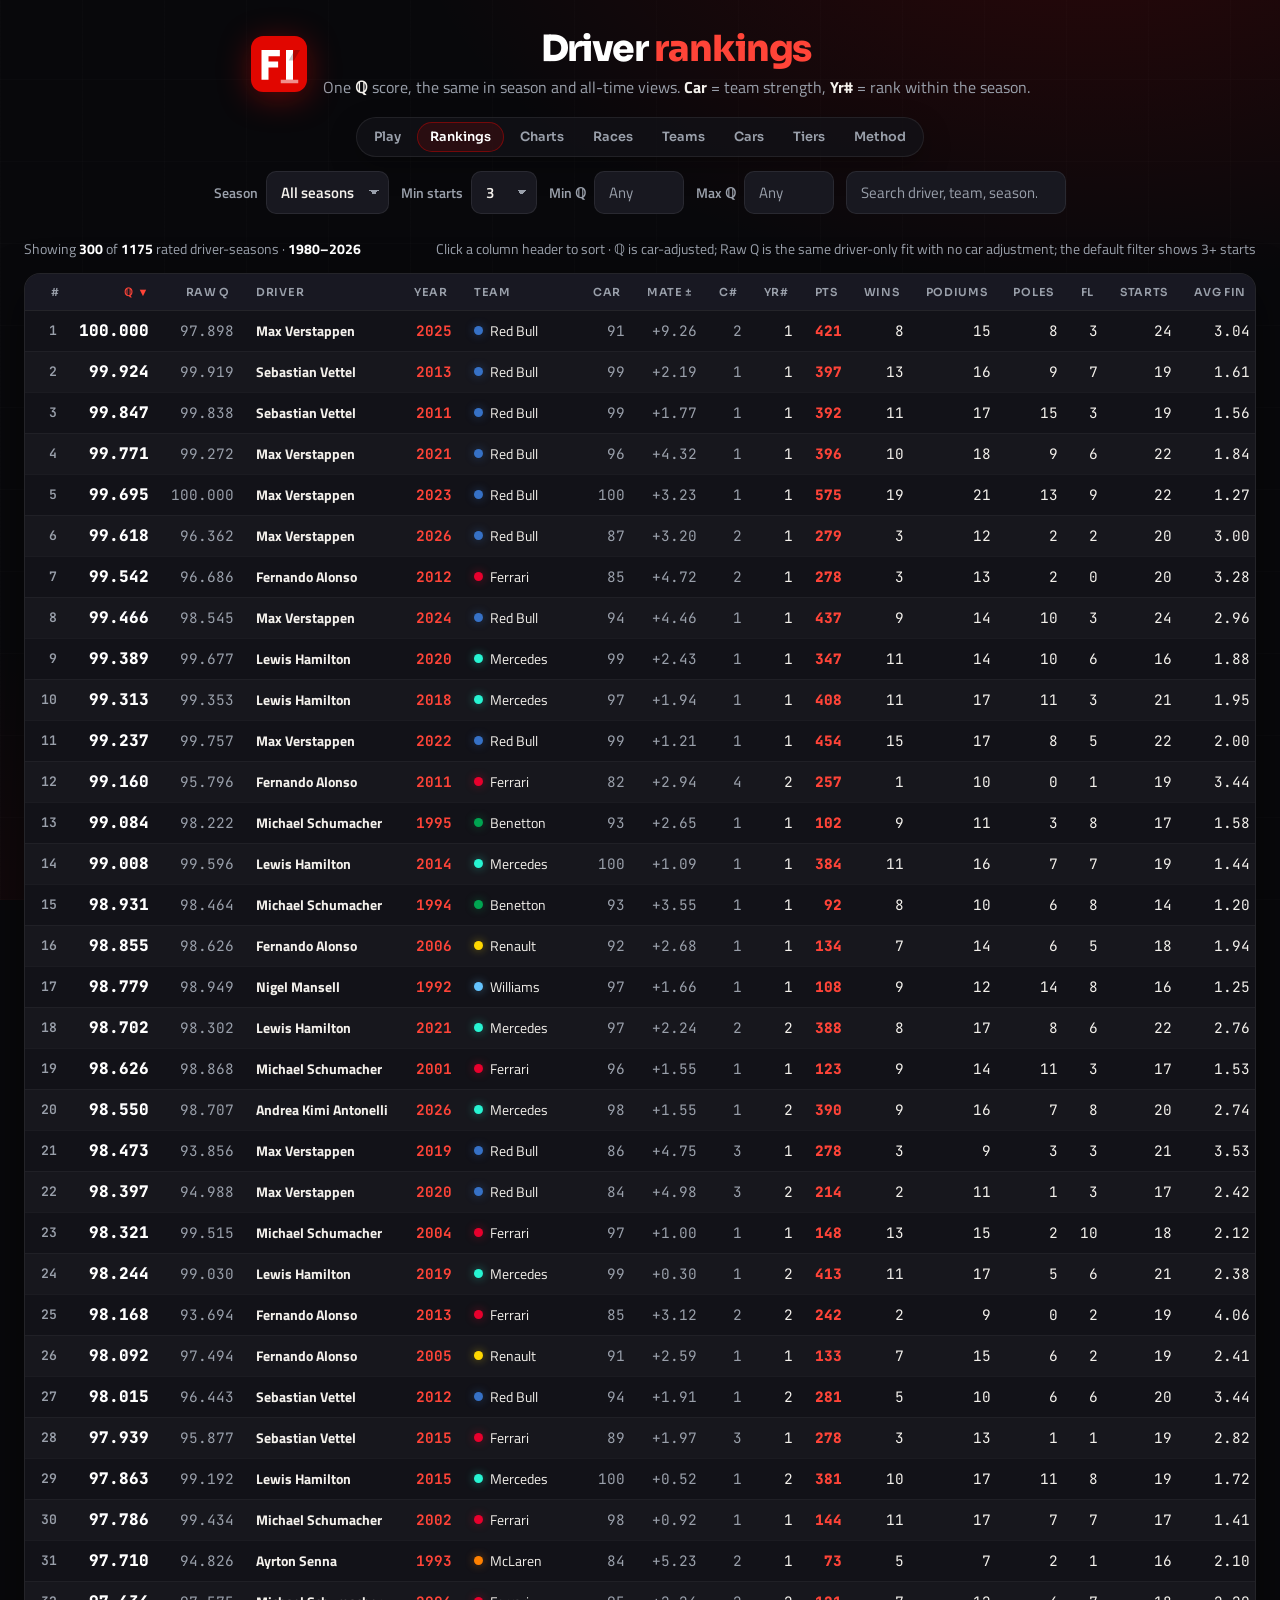
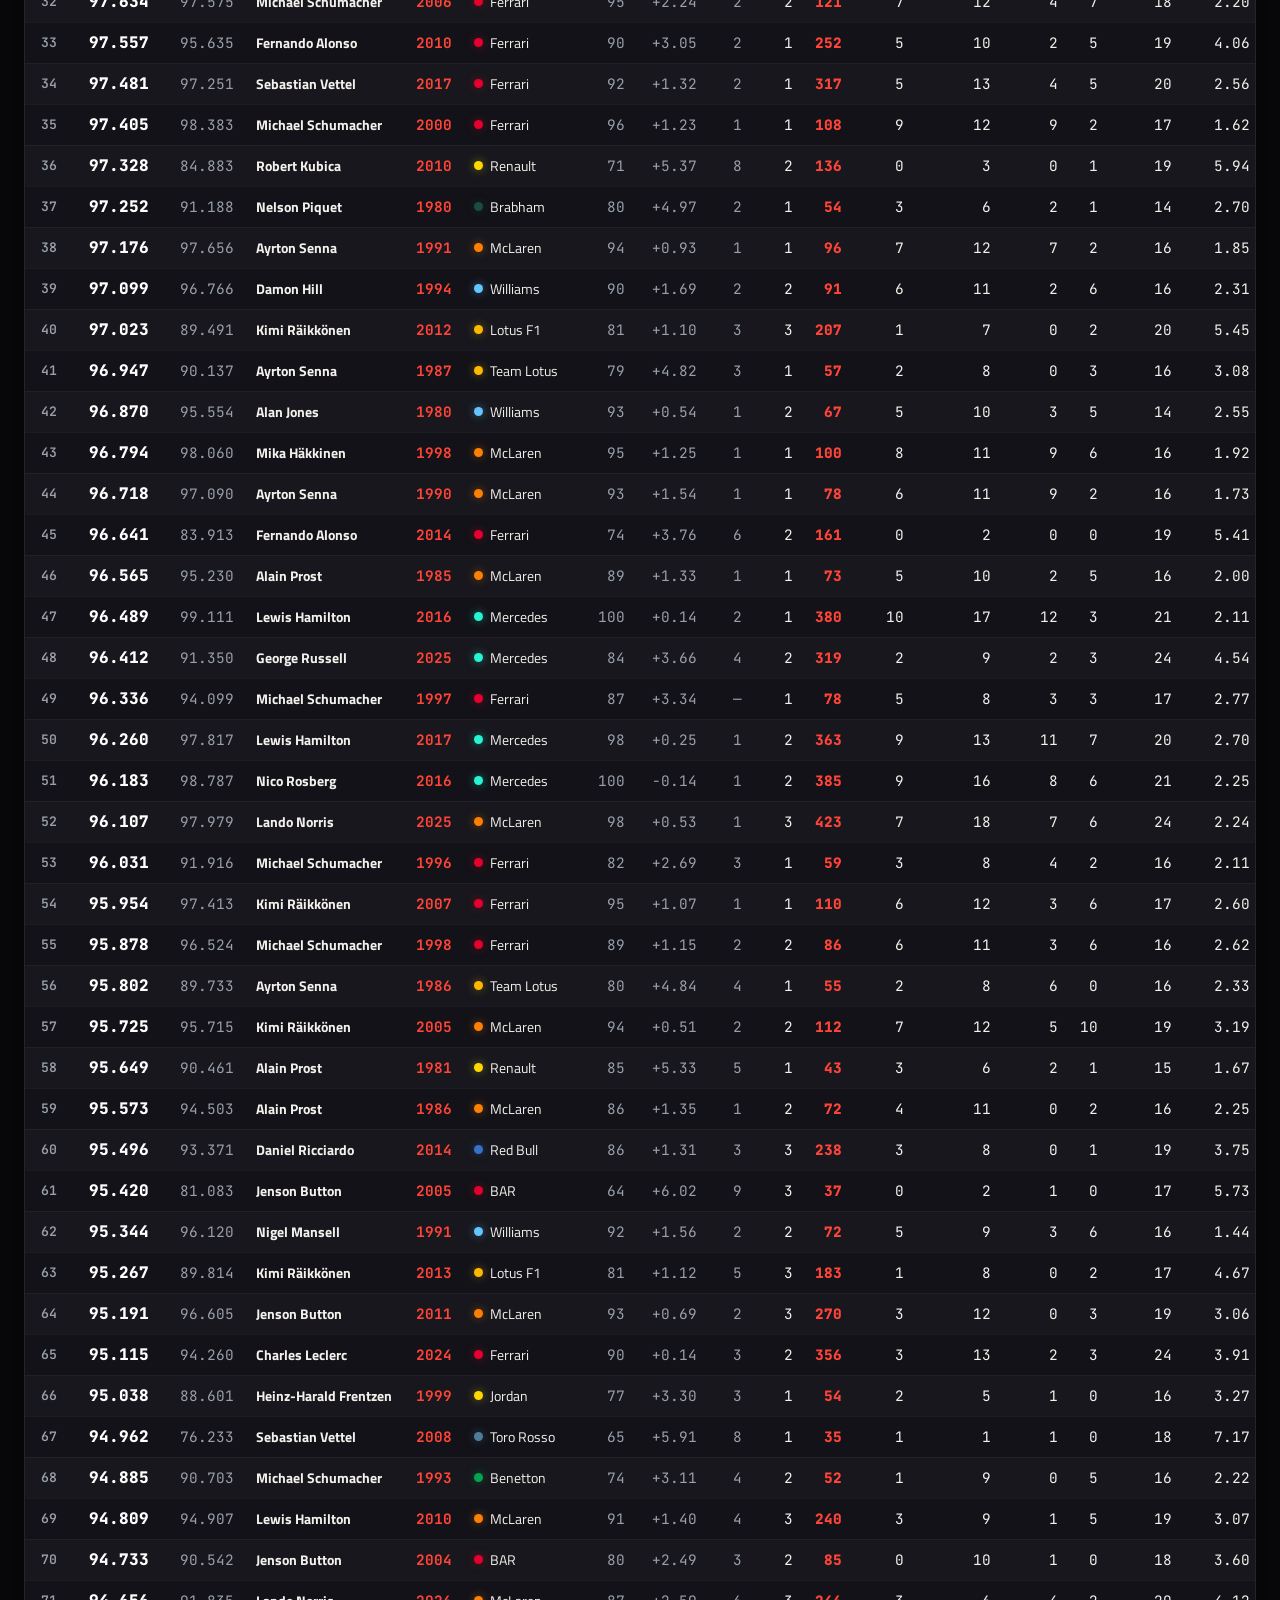
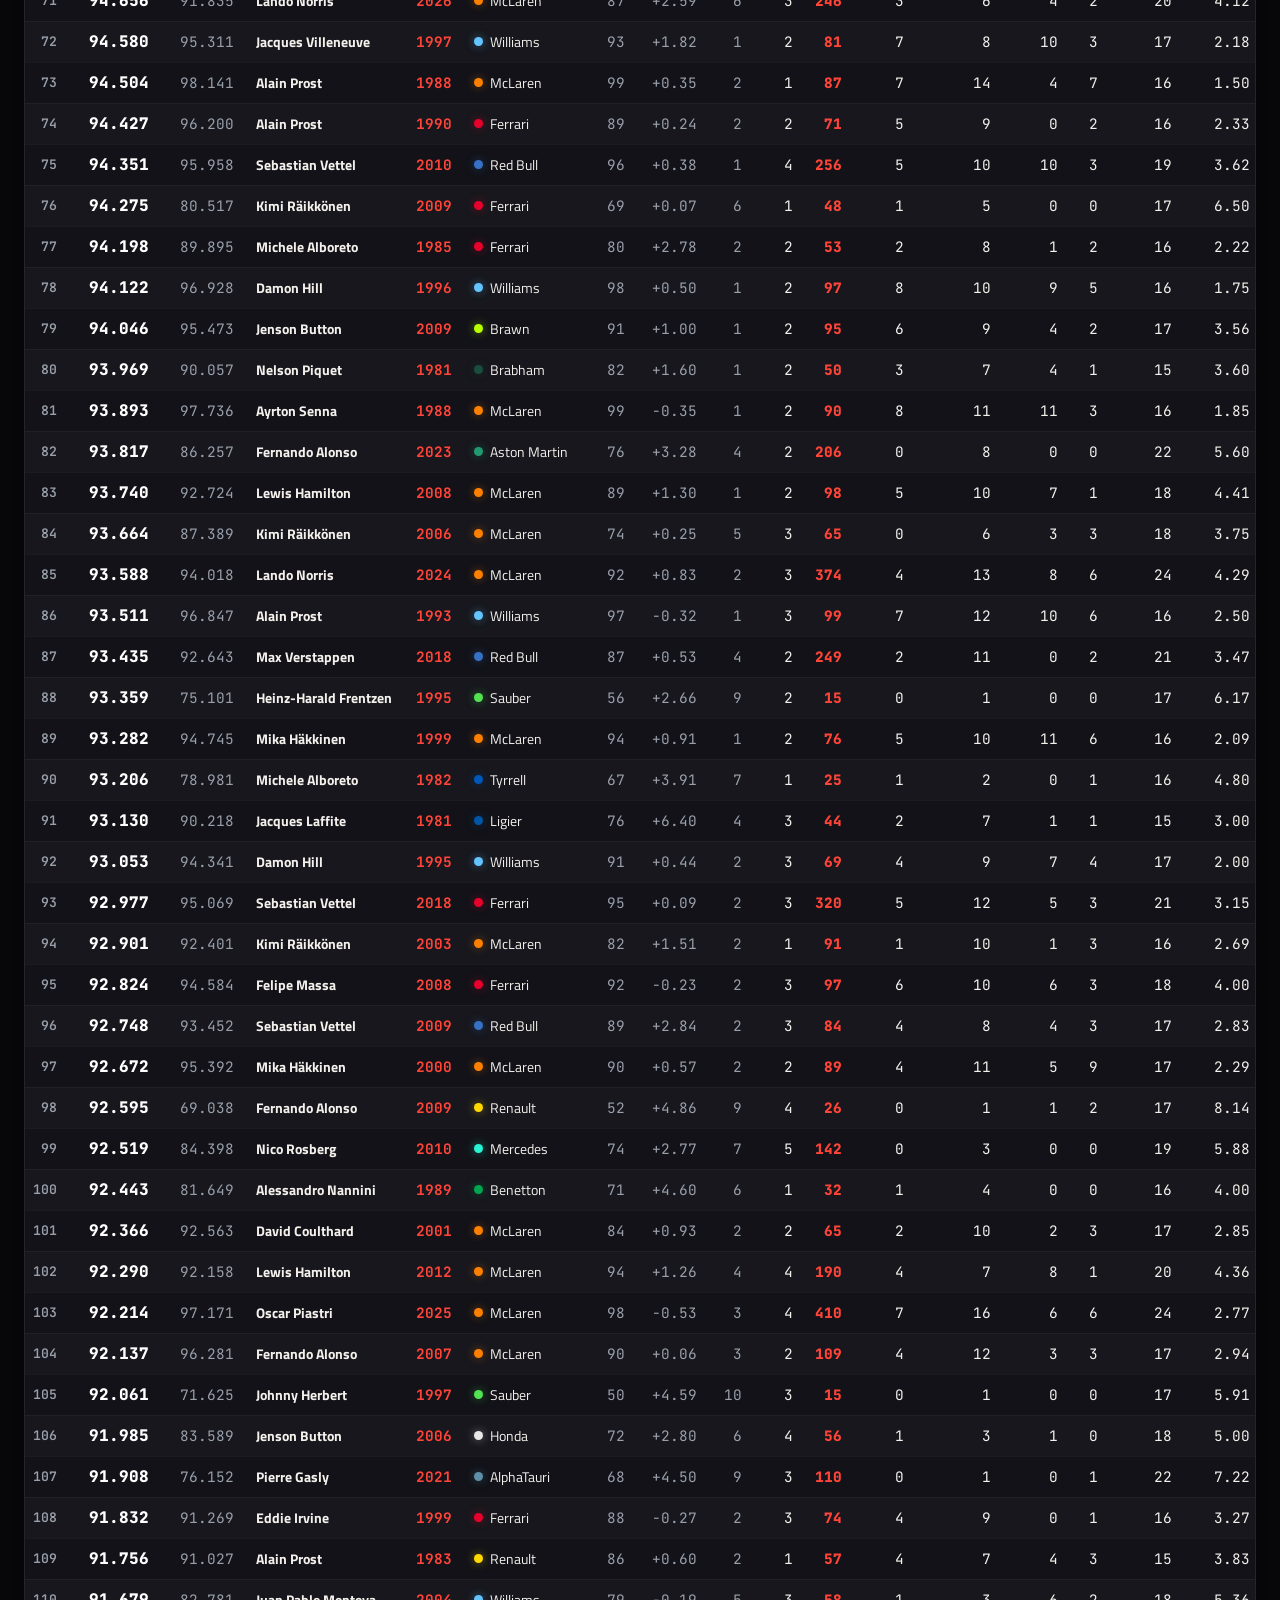
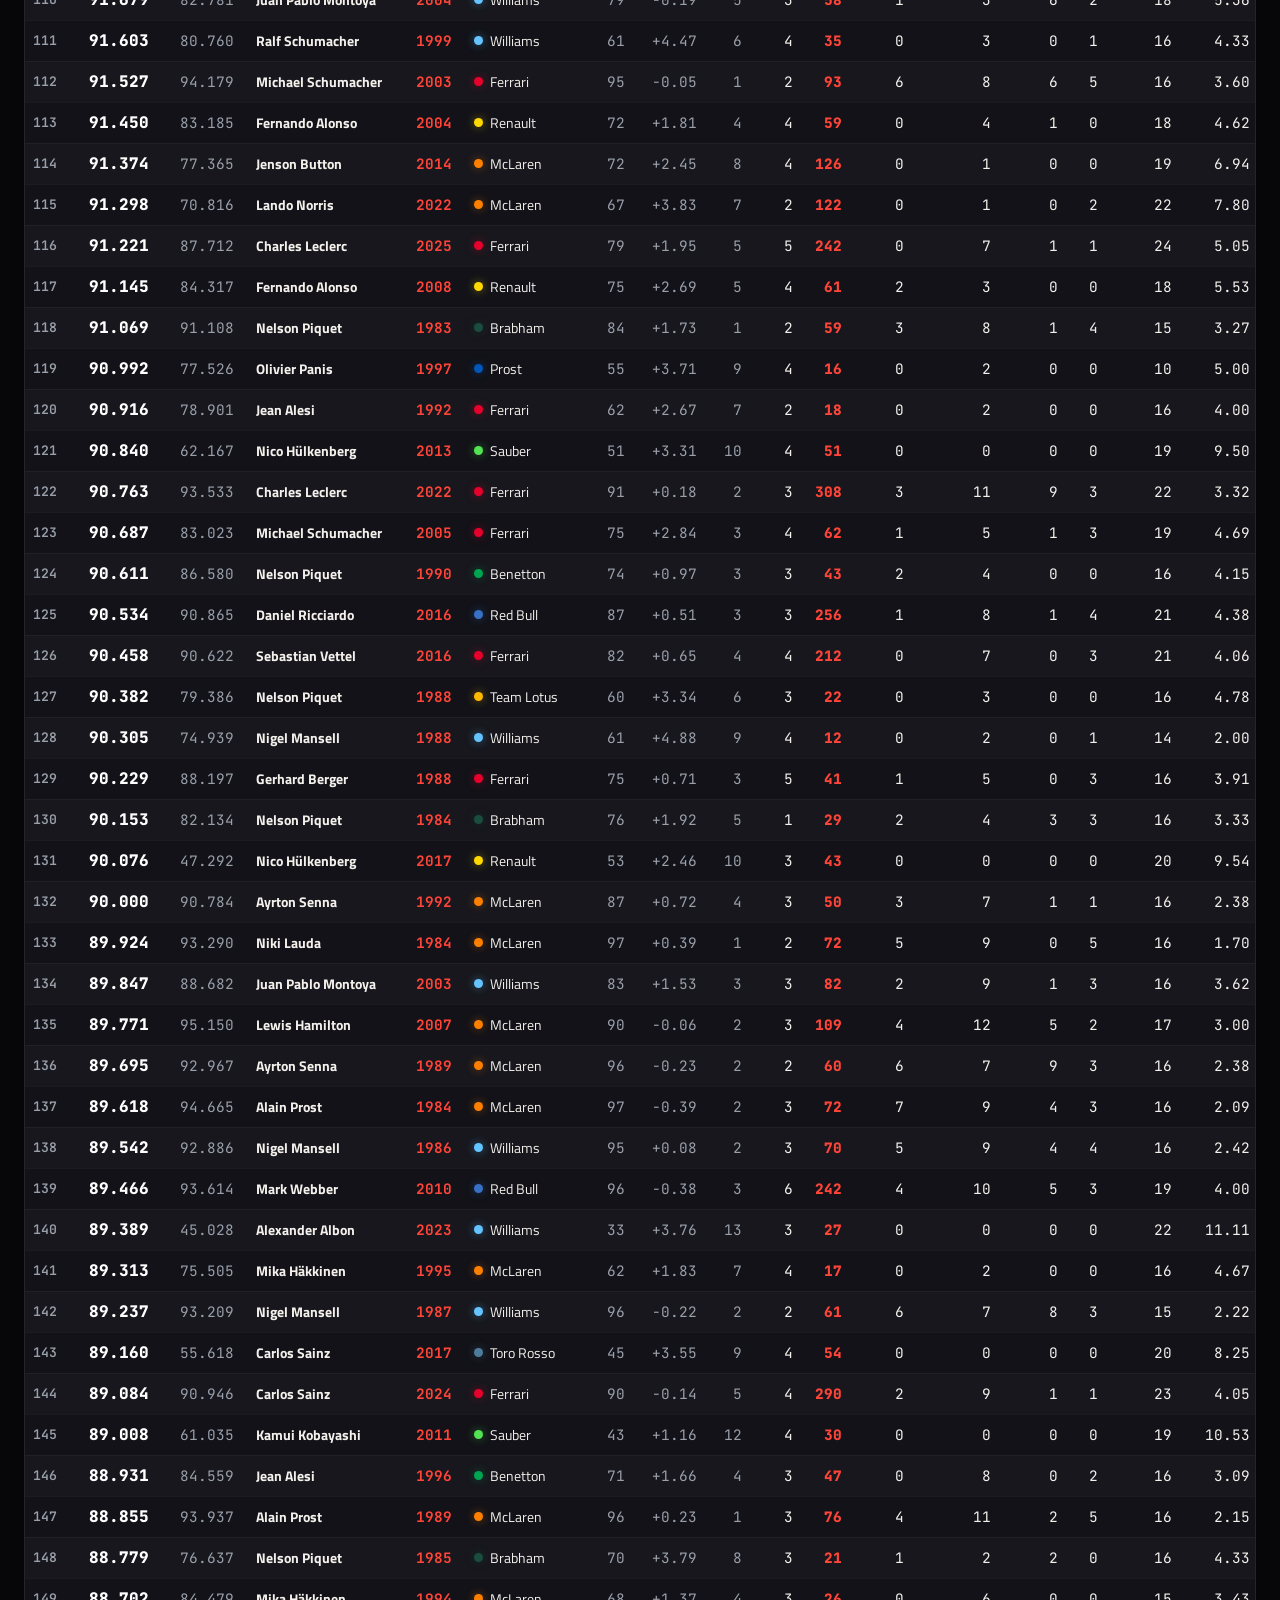
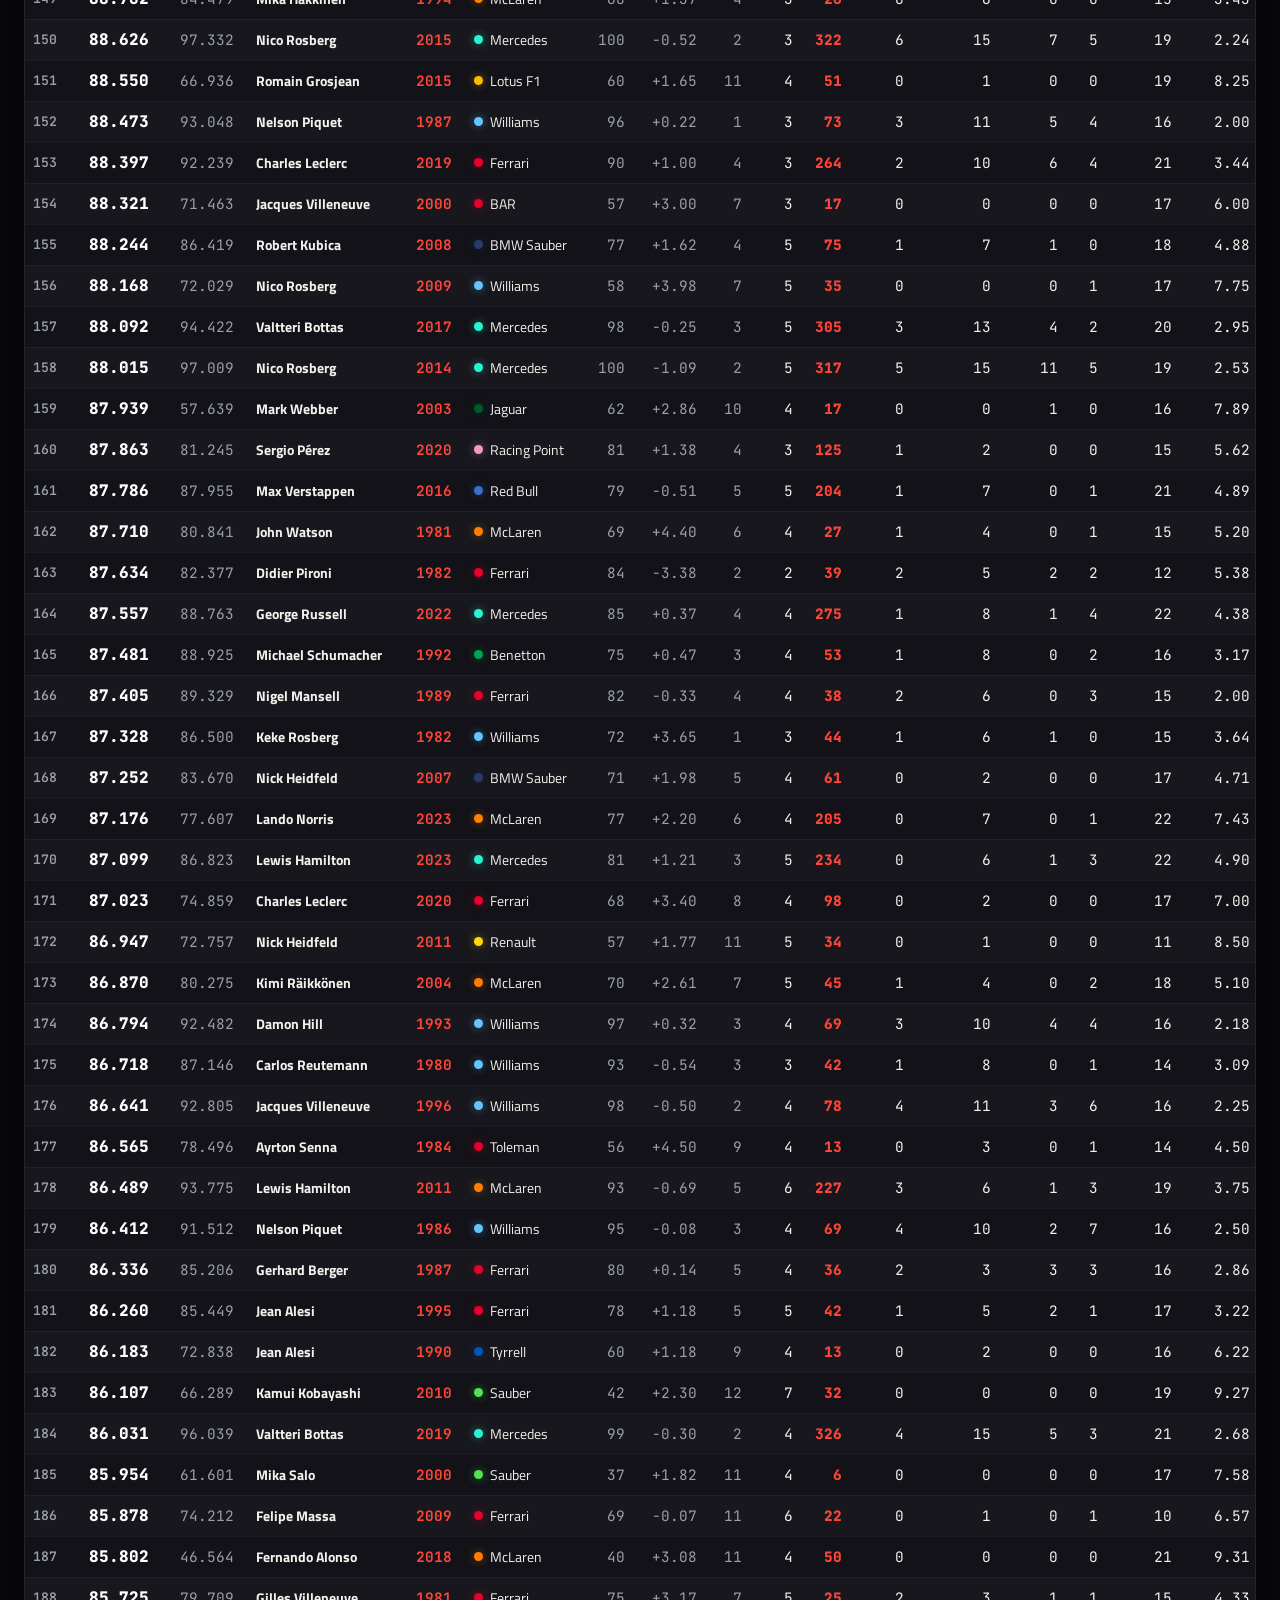
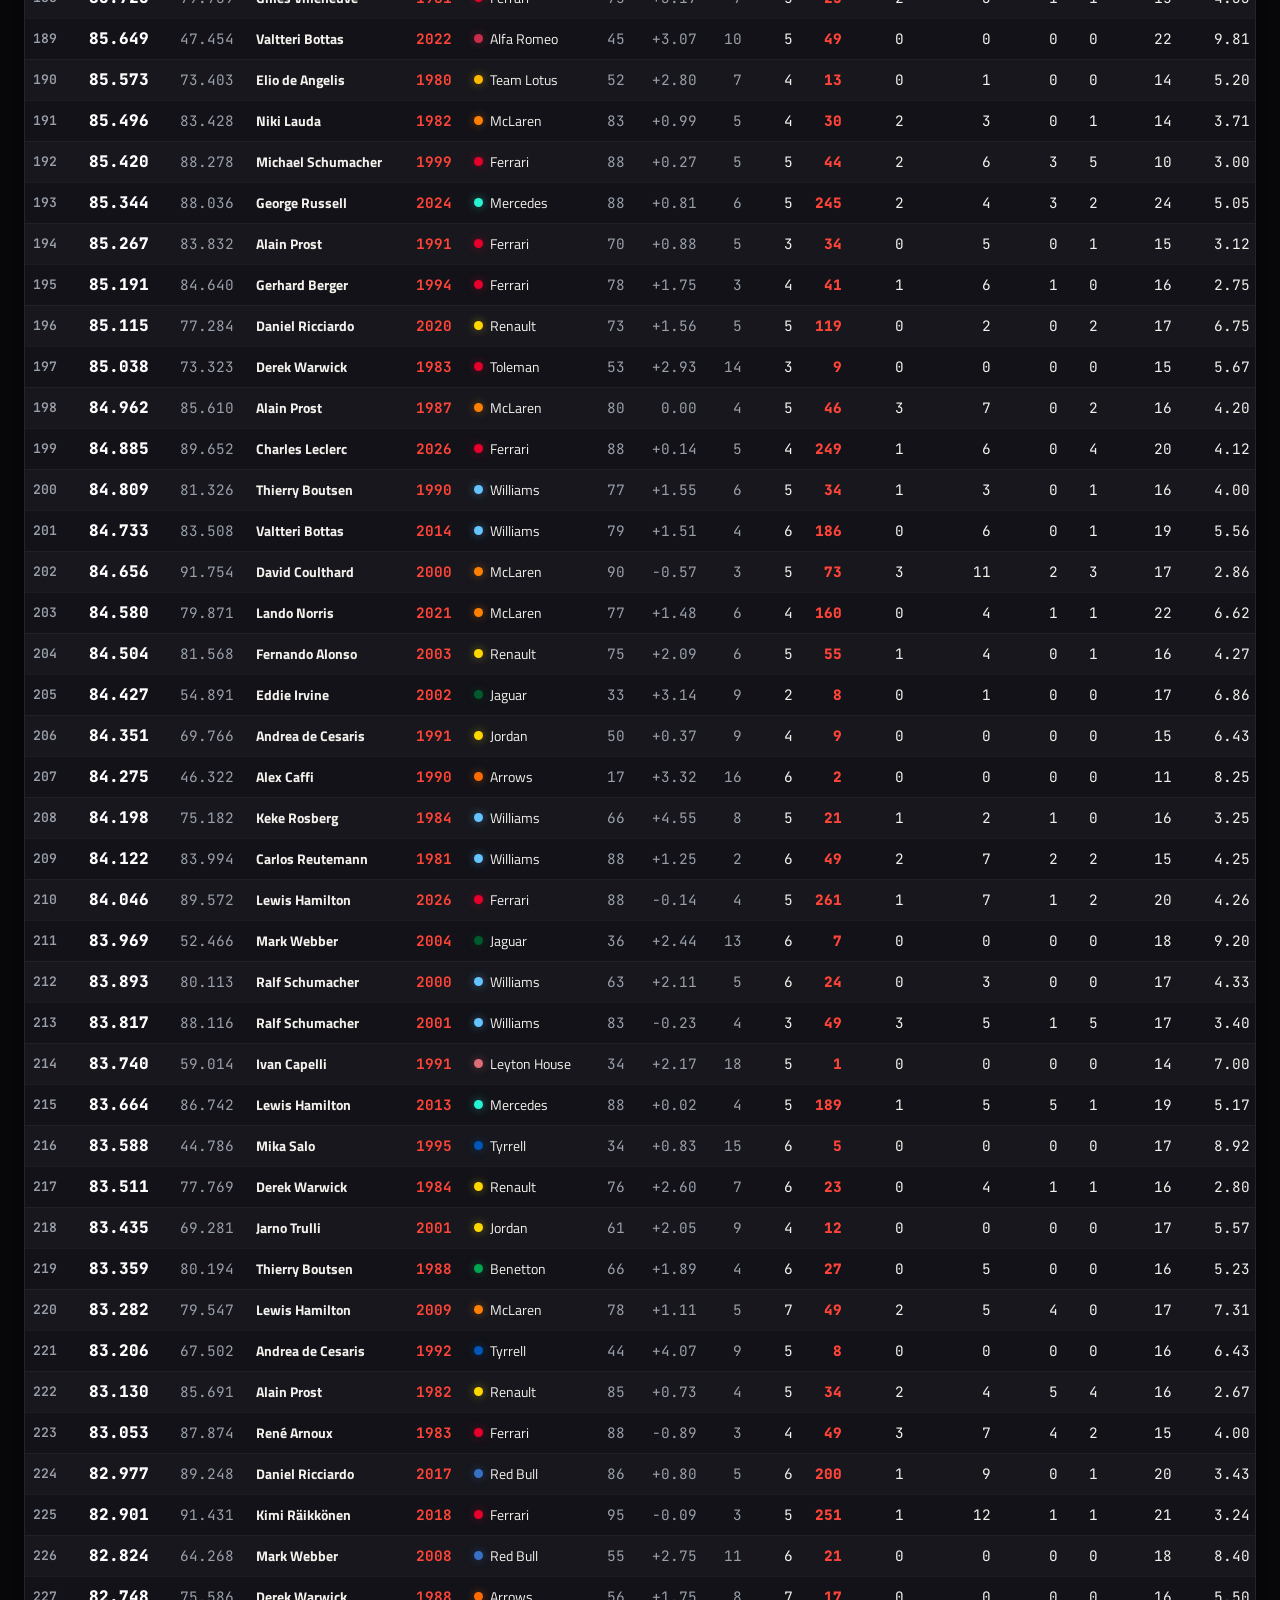
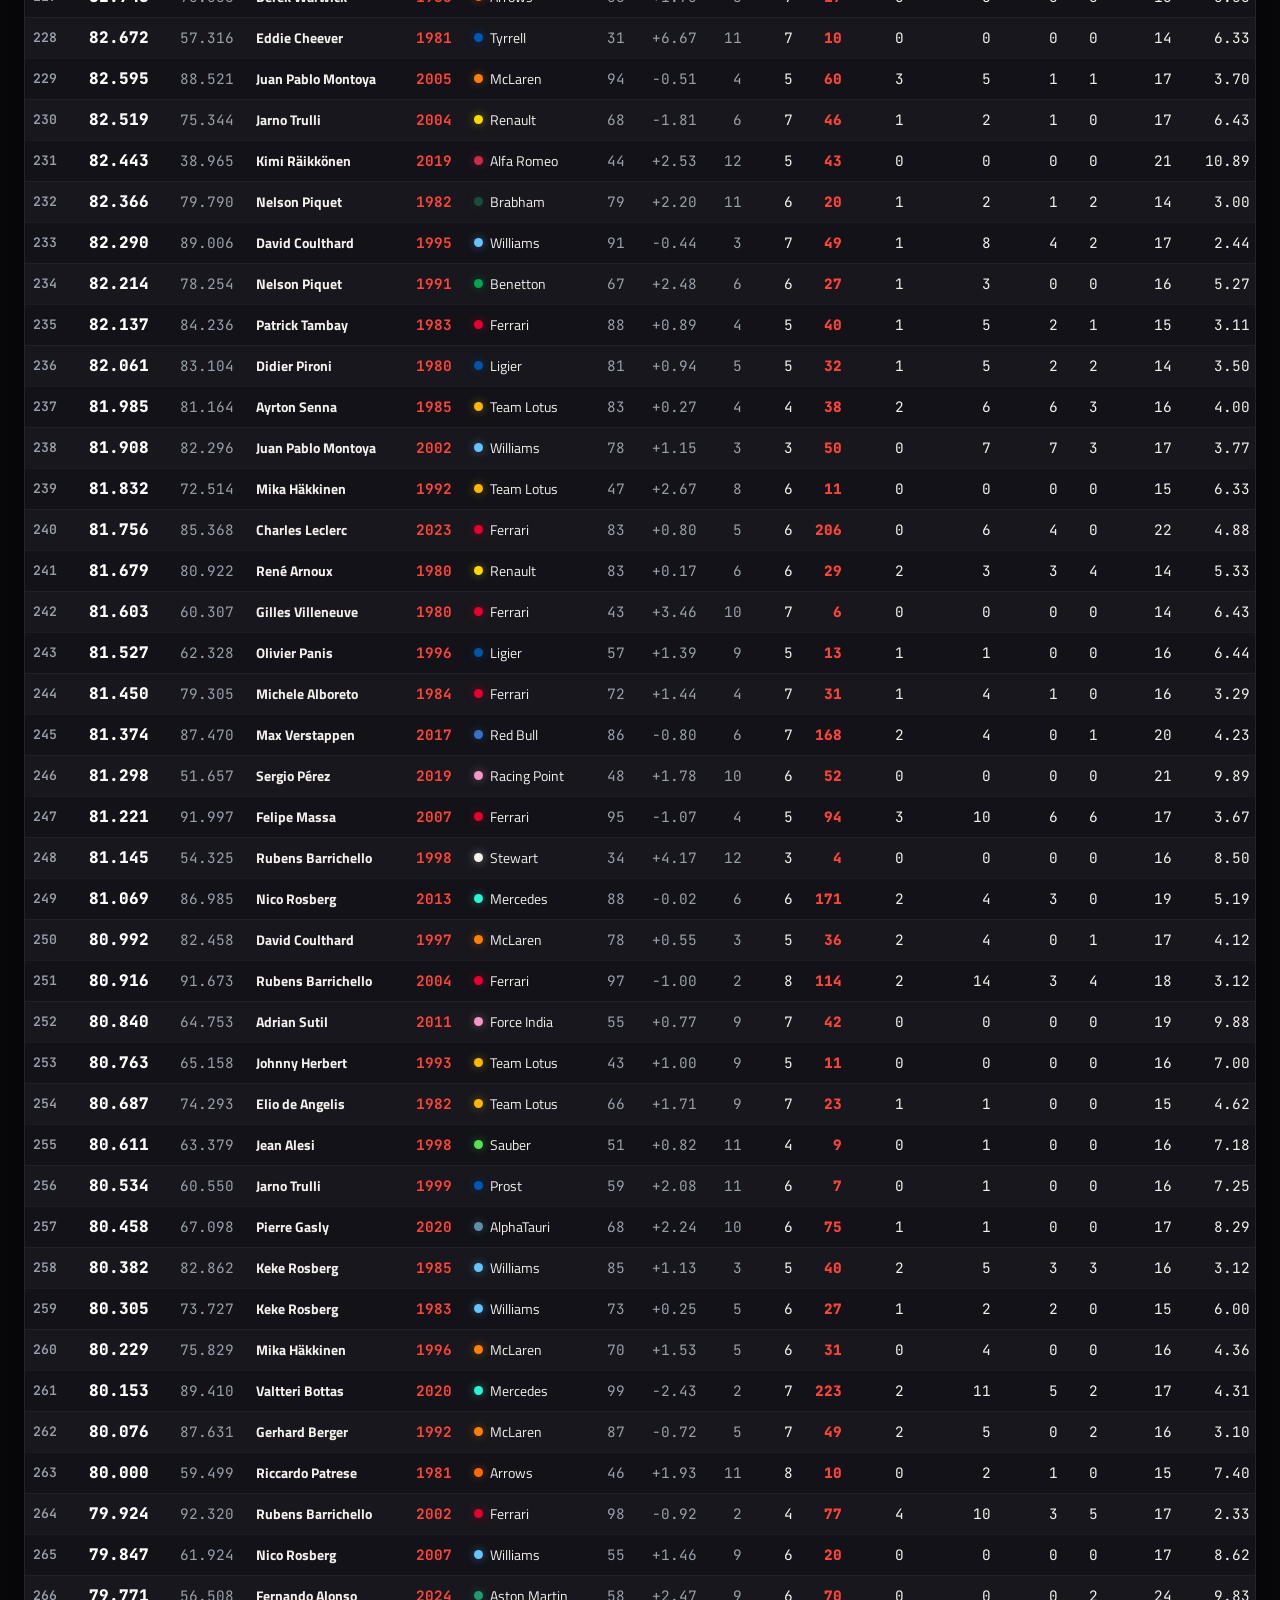
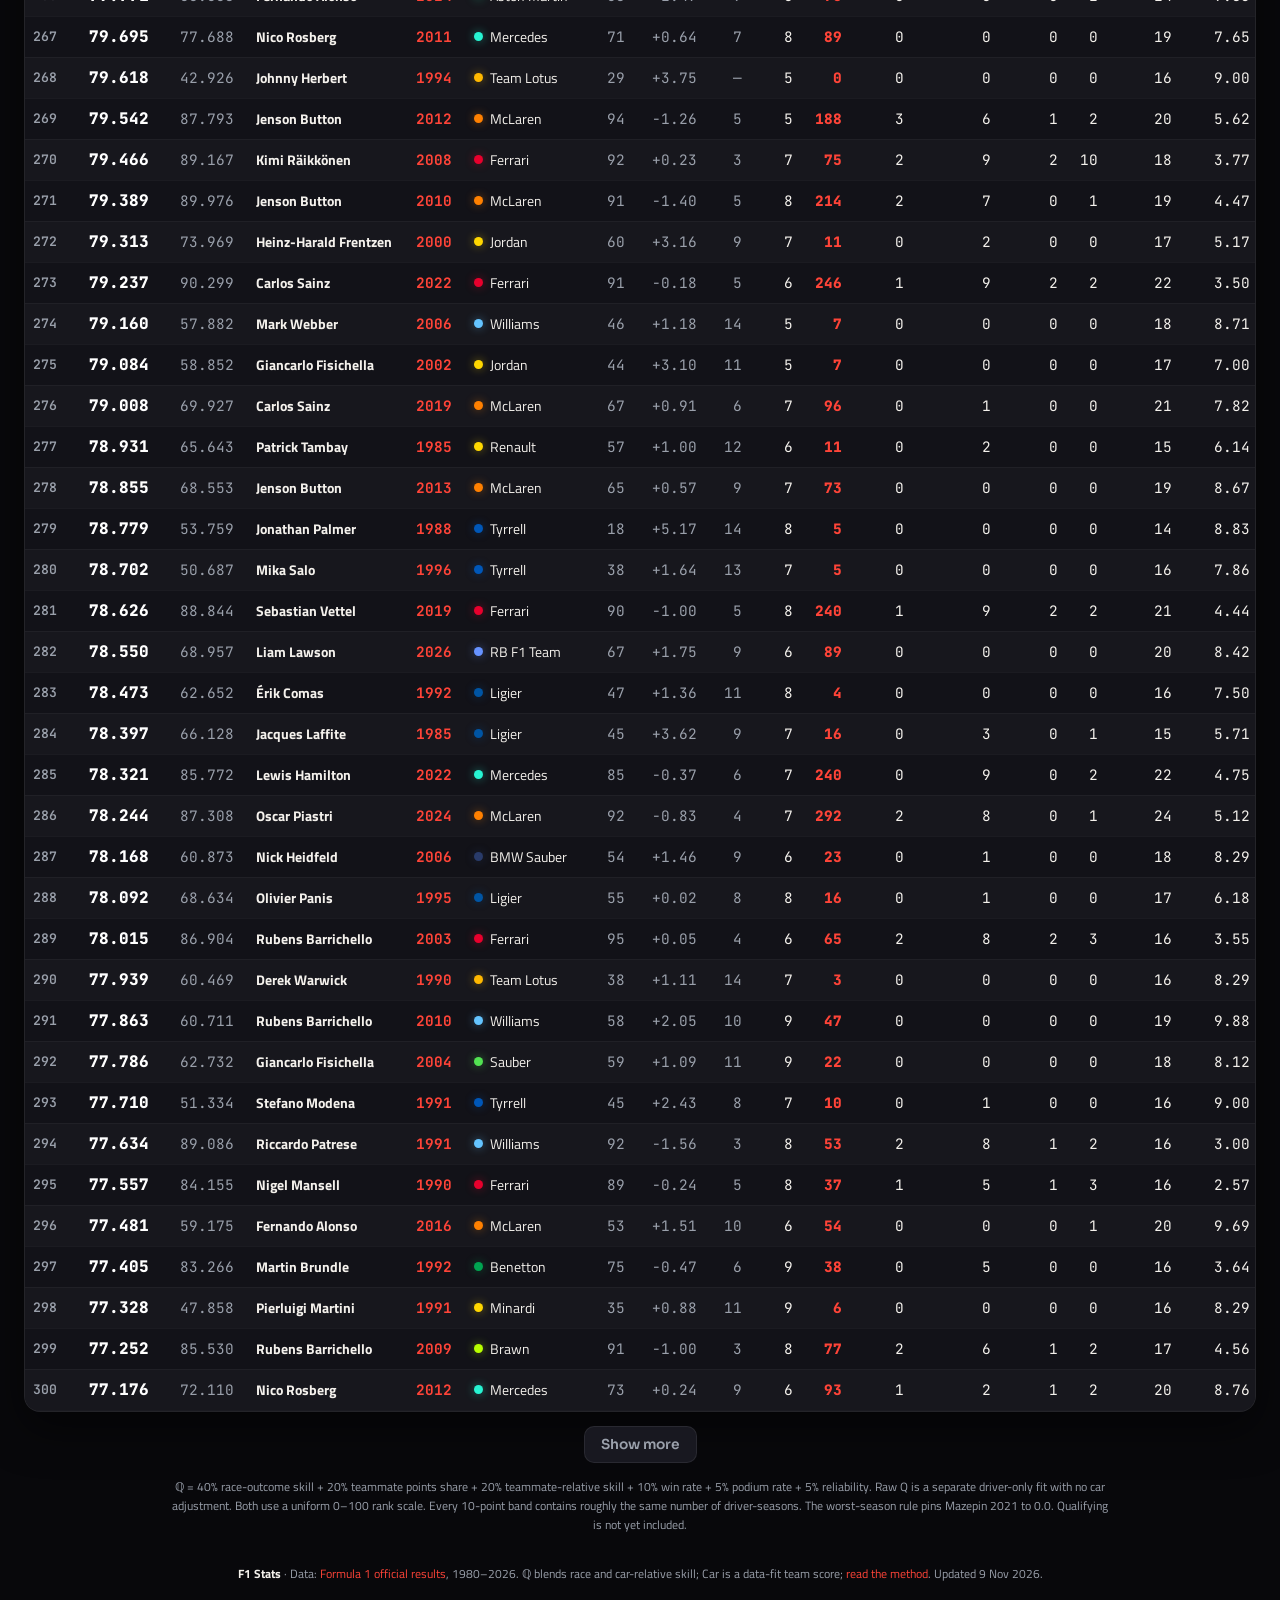
<file: leaderboard.html>
<!DOCTYPE html>
<html lang="en">
<head>
<meta charset="utf-8">
<meta name="viewport" content="width=device-width, initial-scale=1.0">
<meta name="description" content="Every rated F1 driver-season from 1980 to 2026, ranked by ℚ. Sort by car strength, teammate delta, wins, podiums, qualifying and more.">
<meta name="theme-color" content="#08080b">
<meta property="og:title" content="F1 Stats — driver ratings">
<meta property="og:description" content="Every rated F1 driver-season from 1980 to 2026, ranked by ℚ. Sort by car strength, teammate delta, wins, podiums, qualifying and more.">
<meta property="og:type" content="website">
<title>Driver Rankings — F1 Stats</title>
<link rel="preconnect" href="https://fonts.googleapis.com">
<link rel="preconnect" href="https://fonts.gstatic.com" crossorigin>
<link href="https://fonts.googleapis.com/css2?family=Titillium+Web:wght@400;600;700;900&family=Sora:wght@500;600;700;800&display=swap" rel="stylesheet">
<link rel="icon" href="logo.svg" type="image/svg+xml">
<link rel="stylesheet" href="style.css?v=20261109z0470">
</head>
<body>
<div id="app">
  <header class="topbar">
    <div class="title-row">
      <img class="logo" src="logo.svg" alt="">
      <div>
        <h1>Driver <span>rankings</span></h1>
        <p class="subtitle">One <b>ℚ</b> score, the same in season and all-time views. <b>Car</b> = team strength, <b>Yr#</b> = rank within the season.</p>
      </div>
    </div>
    <nav class="site-nav" aria-label="Primary">
      <a href="index.html">Play</a>
      <a href="leaderboard.html" aria-current="page">Rankings</a>
      <a href="charts.html">Charts</a>
      <a href="races.html">Races</a>
      <a href="teams.html">Teams</a>
      <a href="cars.html">Cars</a>
      <a href="tiers.html">Tiers</a>
      <a href="method.html">Method</a>
    </nav>
    <div class="controls">
      <label>Season
        <select id="season-select"></select>
      </label>
      <label>Min starts
        <select id="starts-select">
          <option value="1">1</option>
          <option value="3" selected>3</option>
          <option value="5">5</option>
          <option value="10">10</option>
          <option value="15">15</option>
        </select>
      </label>
      <label><span>Min ℚ</span>
        <input id="rating-input" type="number" step="0.1" inputmode="decimal" placeholder="Any">
      </label>
      <label><span>Max ℚ</span>
        <input id="rating-max-input" type="number" step="0.1" inputmode="decimal" placeholder="Any">
      </label>
      <input id="search" type="search" placeholder="Search driver, team, season…" autocomplete="off" spellcheck="false">
    </div>
  </header>

  <main>
    <div class="rank-meta">
      <span id="rank-count"></span>
      <span class="hint">Click a column header to sort · ℚ is rated from 1 start; the default filter shows 3+ starts</span>
    </div>
    <div class="table-wrap">
      <table class="rank-table" id="rank-table">
        <thead>
          <tr>
            <th>#</th>
            <th data-col="rating"><span>ℚ</span><span class="arrow"></span></th>
            <th data-col="rawQ" title="Raw Q — driver-only score with no car adjustment (0–100)">Raw Q<span class="arrow"></span></th>
            <th data-col="name" class="left">Driver<span class="arrow"></span></th>
            <th data-col="season">Year<span class="arrow"></span></th>
            <th data-col="team" class="left">Team<span class="arrow"></span></th>
            <th data-col="car" title="Stint-weighted car strength for the races this driver started (0–100)">Car<span class="arrow"></span></th>
            <th data-col="mateDelta" title="Average finish delta vs teammate (positive = better)">Mate ±<span class="arrow"></span></th>
            <th data-col="champPos" title="Championship position by points">C#<span class="arrow"></span></th>
            <th data-col="yrank" title="Rank within the season by ℚ">Yr#<span class="arrow"></span></th>
            <th data-col="points">Pts<span class="arrow"></span></th>
            <th data-col="wins">Wins<span class="arrow"></span></th>
            <th data-col="podiums">Podiums<span class="arrow"></span></th>
            <th data-col="poles">Poles<span class="arrow"></span></th>
            <th data-col="fastestLaps">FL<span class="arrow"></span></th>
            <th data-col="starts">Starts<span class="arrow"></span></th>
            <th data-col="avgFinish">Avg fin<span class="arrow"></span></th>
            <th data-col="avgGrid">Avg grid<span class="arrow"></span></th>
            <th data-col="avgQuali">Avg quali<span class="arrow"></span></th>
            <th data-col="avgGained">+/−<span class="arrow"></span></th>
            <th data-col="dnf">DNF<span class="arrow"></span></th>
            <th data-col="reliability">Finish %<span class="arrow"></span></th>
            <th data-col="sprintPoints">Sprint<span class="arrow"></span></th>
          </tr>
        </thead>
        <tbody id="rank-body"></tbody>
      </table>
    </div>
    <div id="more-wrap"><button id="more-btn" class="ghost hidden">Show more</button></div>
    <p class="muted small" style="text-align:center;max-width:940px;margin:10px auto 0">
      ℚ = 40% race-outcome skill + 20% teammate points share + 20% teammate-relative skill + 10% win rate + 5% podium rate + 5% reliability.
      Raw Q is a separate driver-only fit with no car adjustment. Both use a uniform 0–100 rank scale.
      Every 10-point band contains roughly the same number of driver-seasons. The worst-season rule pins Mazepin 2021 to 0.0.
      Qualifying is not yet included.
    </p>
  </main>

  <footer>
    <p><b>F1 Stats</b> · Data: <a href="https://www.formula1.com/en/results/2026/races" target="_blank" rel="noreferrer">Formula 1 official results</a>, 1980–2026. ℚ blends race and car-relative skill; Car is a data-fit team score; <a href="method.html">read the method</a>. Updated <span data-updated>1 Nov 2026</span>.</p>
  </footer>
</div>

<script src="data.js?v=20261109z0470"></script>
<script src="common.js?v=20261109z0470"></script>
<script src="leaderboard.js?v=20261109z0470"></script>
</body>
</html>
</file>
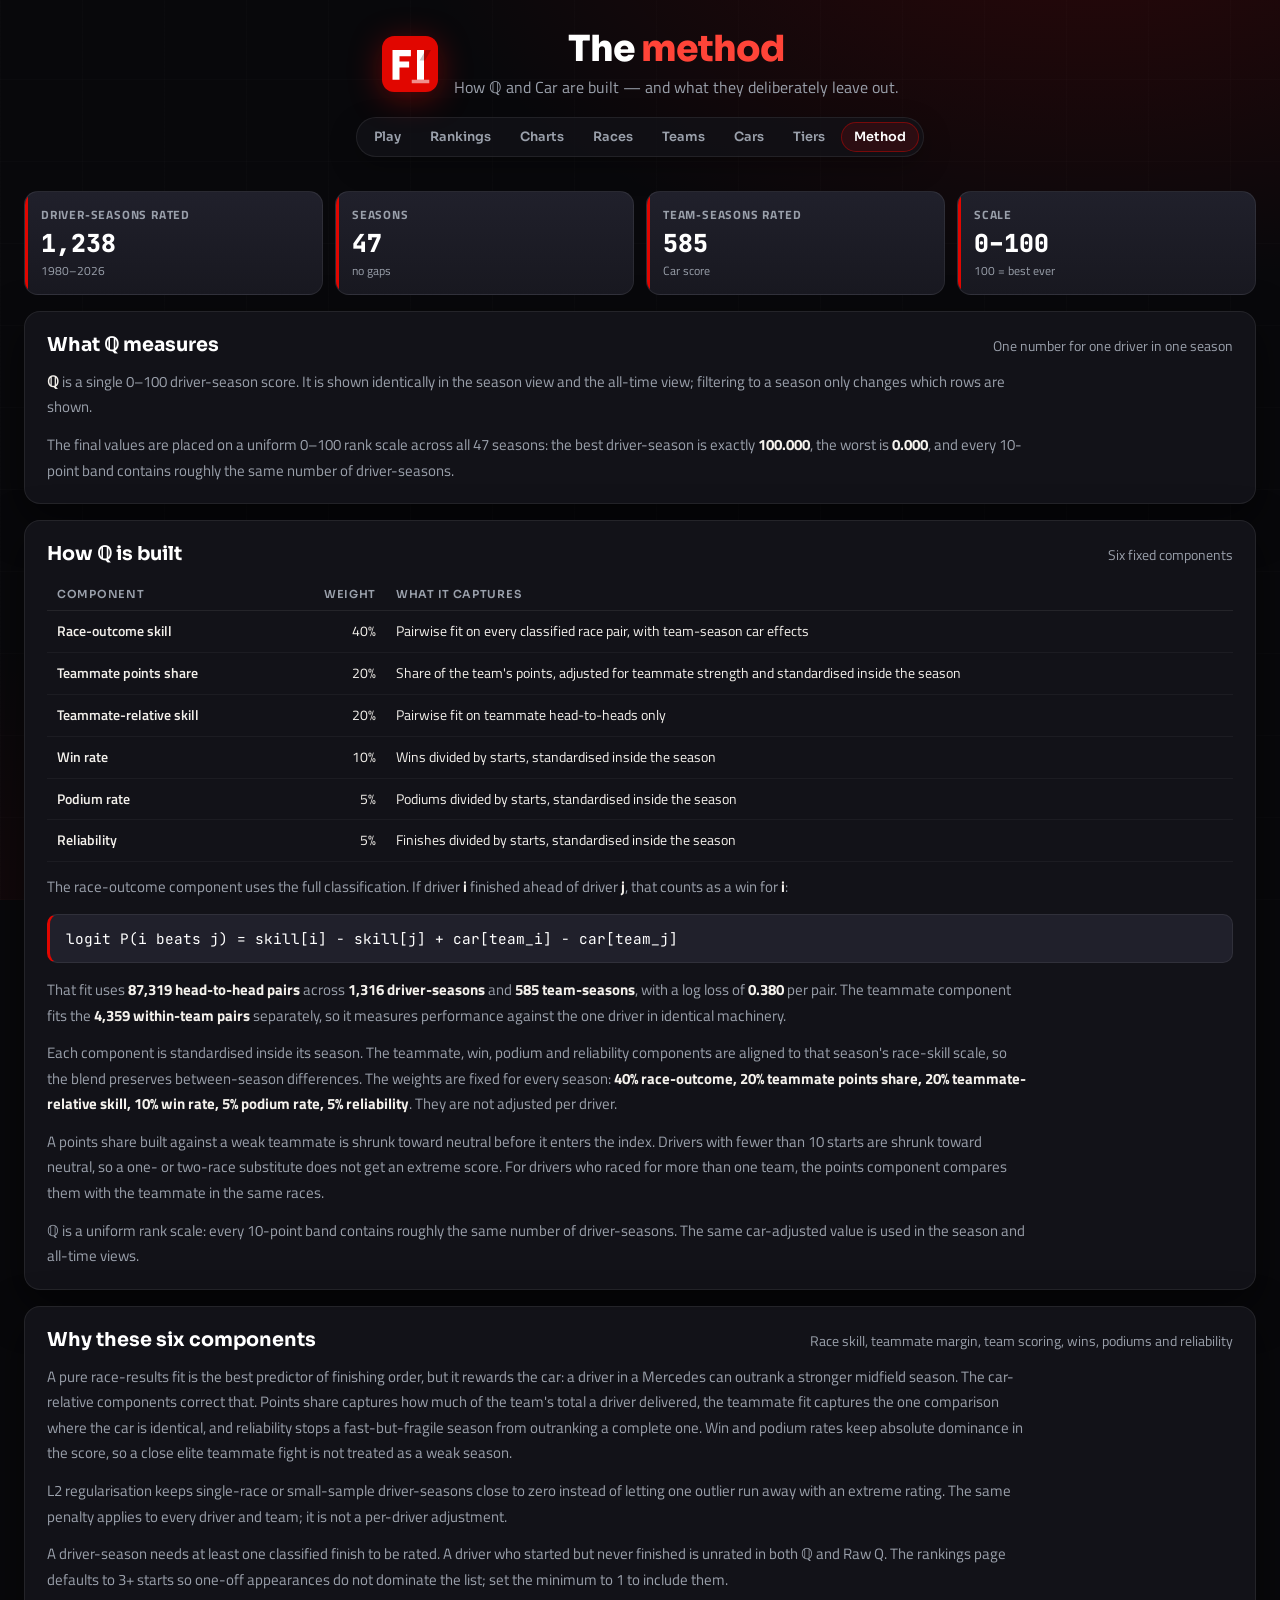
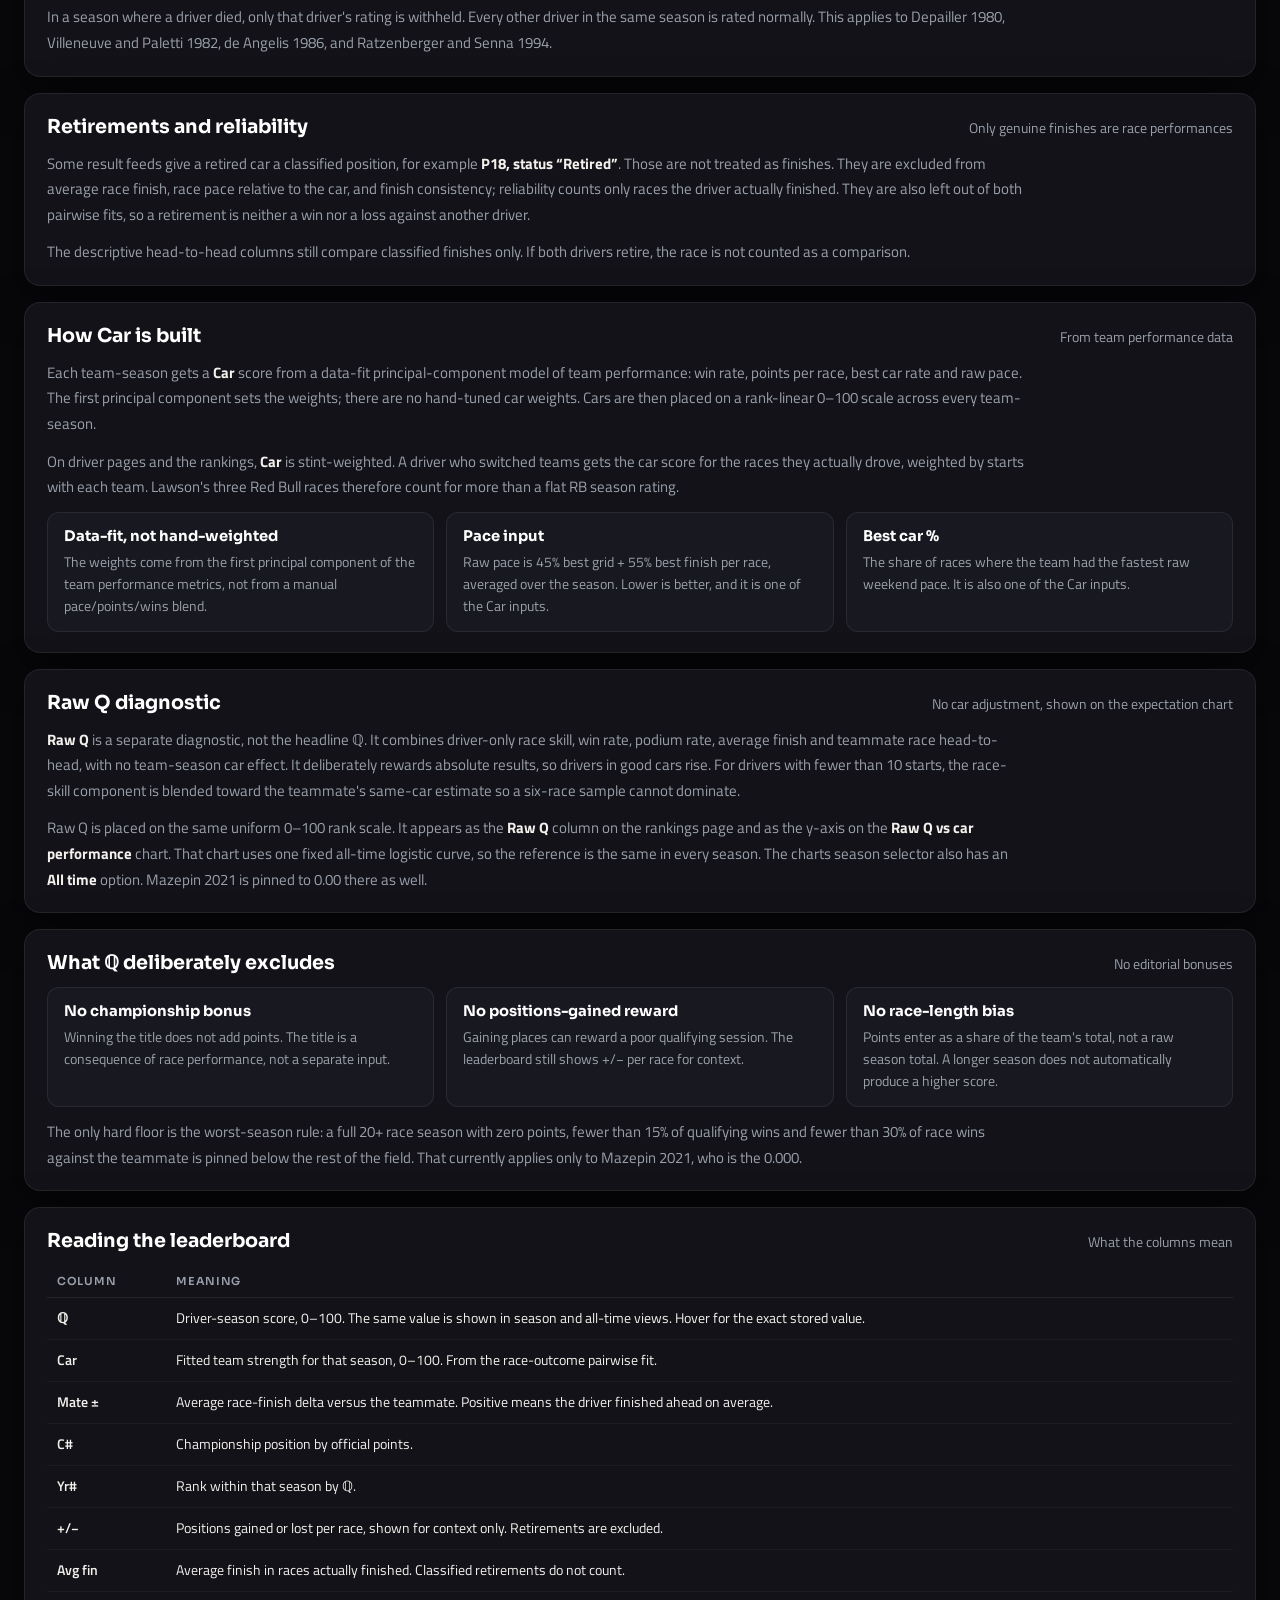
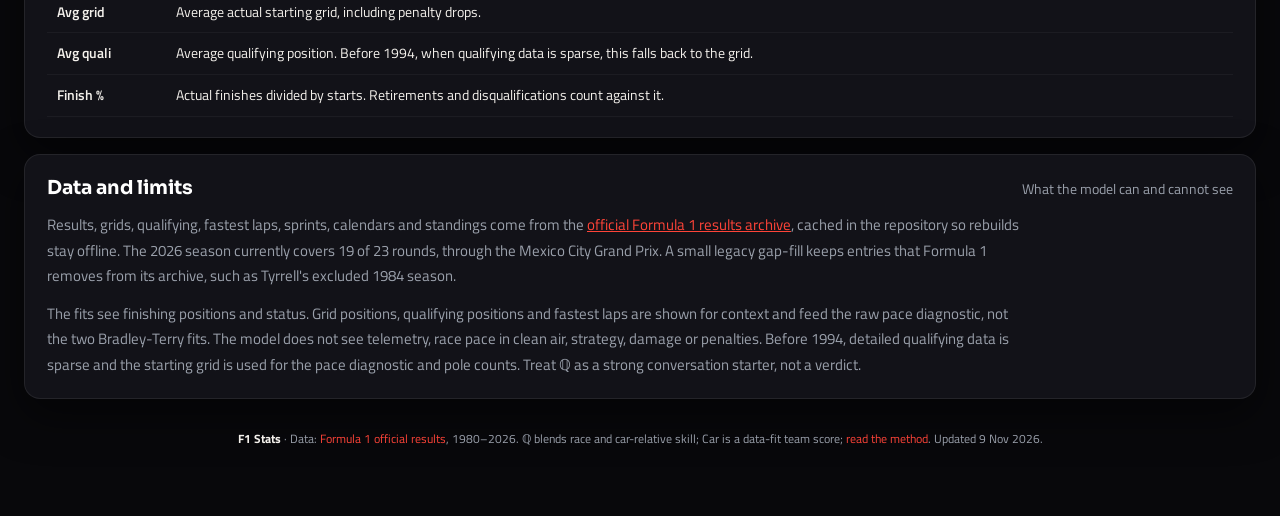
<file: method.html>
<!DOCTYPE html>
<html lang="en">
<head>
<meta charset="utf-8">
<meta name="viewport" content="width=device-width, initial-scale=1.0">
<meta name="description" content="How the F1 Stats ℚ driver score and Car rating are calculated, including the six components, pairwise fits, uniform scale and data limits.">
<meta name="theme-color" content="#08080b">
<meta property="og:title" content="F1 Stats — driver ratings">
<meta property="og:description" content="How the F1 Stats ℚ driver score and Car rating are calculated, including the six components, pairwise fits, uniform scale and data limits.">
<meta property="og:type" content="website">
<title>The Method — F1 Stats</title>
<link rel="preconnect" href="https://fonts.googleapis.com">
<link rel="preconnect" href="https://fonts.gstatic.com" crossorigin>
<link href="https://fonts.googleapis.com/css2?family=Titillium+Web:wght@400;600;700;900&family=Sora:wght@500;600;700;800&display=swap" rel="stylesheet">
<link rel="icon" href="logo.svg" type="image/svg+xml">
<link rel="stylesheet" href="style.css?v=20261109z0470">
</head>
<body>
<div id="app">
  <header class="topbar">
    <div class="title-row">
      <img class="logo" src="logo.svg" alt="">
      <div>
        <h1>The <span>method</span></h1>
        <p class="subtitle">How ℚ and Car are built — and what they deliberately leave out.</p>
      </div>
    </div>
    <nav class="site-nav" aria-label="Primary">
      <a href="index.html">Play</a>
      <a href="leaderboard.html">Rankings</a>
      <a href="charts.html">Charts</a>
      <a href="races.html">Races</a>
      <a href="teams.html">Teams</a>
      <a href="cars.html">Cars</a>
      <a href="tiers.html">Tiers</a>
      <a href="method.html" aria-current="page">Method</a>
    </nav>
  </header>

  <main>
    <div class="stat-grid">
      <div class="stat-card"><div class="label">Driver-seasons rated</div><div class="value" data-count="rated">1,177</div><div class="sub">1980–2026</div></div>
      <div class="stat-card"><div class="label">Seasons</div><div class="value" data-count="seasons">47</div><div class="sub">no gaps</div></div>
      <div class="stat-card"><div class="label">Team-seasons rated</div><div class="value" data-count="cars">585</div><div class="sub">Car score</div></div>
      <div class="stat-card"><div class="label">Scale</div><div class="value">0–100</div><div class="sub">100 = best ever</div></div>
    </div>

    <div class="section">
      <div class="section-head">
        <h2>What ℚ measures</h2>
        <p>One number for one driver in one season</p>
      </div>
      <p class="doc-p"><b>ℚ</b> is a single 0–100 driver-season score. It is shown identically in the season view and the all-time view; filtering to a season only changes which rows are shown.</p>
      <p class="doc-p">The final values are placed on a uniform 0–100 rank scale across all 47 seasons: the best driver-season is exactly <b>100.000</b>, the worst is <b>0.000</b>, and every 10-point band contains roughly the same number of driver-seasons.</p>
    </div>

    <div class="section">
      <div class="section-head">
        <h2>How ℚ is built</h2>
        <p>Six fixed components</p>
      </div>
      <table class="doc-table">
        <thead><tr><th>Component</th><th class="num">Weight</th><th>What it captures</th></tr></thead>
        <tbody>
          <tr><td>Race-outcome skill</td><td class="num">40%</td><td>Pairwise fit on every classified race pair, with team-season car effects</td></tr>
          <tr><td>Teammate points share</td><td class="num">20%</td><td>Share of the team's points, adjusted for teammate strength and standardised inside the season</td></tr>
          <tr><td>Teammate-relative skill</td><td class="num">20%</td><td>Pairwise fit on teammate head-to-heads only</td></tr>
          <tr><td>Win rate</td><td class="num">10%</td><td>Wins divided by starts, standardised inside the season</td></tr>
          <tr><td>Podium rate</td><td class="num">5%</td><td>Podiums divided by starts, standardised inside the season</td></tr>
          <tr><td>Reliability</td><td class="num">5%</td><td>Finishes divided by starts, standardised inside the season</td></tr>
        </tbody>
      </table>
      <p class="doc-p" style="margin-top:12px">The race-outcome component uses the full classification. If driver <b>i</b> finished ahead of driver <b>j</b>, that counts as a win for <b>i</b>:</p>
      <code class="formula">logit P(i beats j) = skill[i] − skill[j] + car[team_i] − car[team_j]</code>
      <p class="doc-p">That fit uses <b>87,319 head-to-head pairs</b> across <b>1,316 driver-seasons</b> and <b>585 team-seasons</b>, with a log loss of <b>0.380</b> per pair. The teammate component fits the <b>4,359 within-team pairs</b> separately, so it measures performance against the one driver in identical machinery.</p>
      <p class="doc-p">Each component is standardised inside its season. The teammate, win, podium and reliability components are aligned to that season's race-skill scale, so the blend preserves between-season differences. The weights are fixed for every season: <b>40% race-outcome, 20% teammate points share, 20% teammate-relative skill, 10% win rate, 5% podium rate, 5% reliability</b>. They are not adjusted per driver.</p>
      <p class="doc-p">A points share built against a weak teammate is shrunk toward neutral before it enters the index. Drivers with fewer than 10 starts are shrunk toward neutral, so a one- or two-race substitute does not get an extreme score. For drivers who raced for more than one team, the points component compares them with the teammate in the same races.</p>
      <p class="doc-p">ℚ is a uniform rank scale: every 10-point band contains roughly the same number of driver-seasons. The same car-adjusted value is used in the season and all-time views.</p>
    </div>

    <div class="section">
      <div class="section-head">
        <h2>Why these six components</h2>
        <p>Race skill, teammate margin, team scoring, wins, podiums and reliability</p>
      </div>
      <p class="doc-p">A pure race-results fit is the best predictor of finishing order, but it rewards the car: a driver in a Mercedes can outrank a stronger midfield season. The car-relative components correct that. Points share captures how much of the team's total a driver delivered, the teammate fit captures the one comparison where the car is identical, and reliability stops a fast-but-fragile season from outranking a complete one. Win and podium rates keep absolute dominance in the score, so a close elite teammate fight is not treated as a weak season.</p>
      <p class="doc-p">L2 regularisation keeps single-race or small-sample driver-seasons close to zero instead of letting one outlier run away with an extreme rating. The same penalty applies to every driver and team; it is not a per-driver adjustment.</p>
      <p class="doc-p">A driver-season needs at least one classified finish to be rated. A driver who started but never finished is unrated in both ℚ and Raw Q. The rankings page defaults to 3+ starts so one-off appearances do not dominate the list; set the minimum to 1 to include them.</p>
      <p class="doc-p">In a season where a driver died, only that driver's rating is withheld. Every other driver in the same season is rated normally. This applies to Depailler 1980, Villeneuve and Paletti 1982, de Angelis 1986, and Ratzenberger and Senna 1994.</p>
    </div>

    <div class="section">
      <div class="section-head">
        <h2>Retirements and reliability</h2>
        <p>Only genuine finishes are race performances</p>
      </div>
      <p class="doc-p">Some result feeds give a retired car a classified position, for example <b>P18, status “Retired”</b>. Those are not treated as finishes. They are excluded from average race finish, race pace relative to the car, and finish consistency; reliability counts only races the driver actually finished. They are also left out of both pairwise fits, so a retirement is neither a win nor a loss against another driver.</p>
      <p class="doc-p">The descriptive head-to-head columns still compare classified finishes only. If both drivers retire, the race is not counted as a comparison.</p>
    </div>

    <div class="section">
      <div class="section-head">
        <h2>How Car is built</h2>
        <p>From team performance data</p>
      </div>
      <p class="doc-p">Each team-season gets a <b>Car</b> score from a data-fit principal-component model of team performance: win rate, points per race, best car rate and raw pace. The first principal component sets the weights; there are no hand-tuned car weights. Cars are then placed on a rank-linear 0–100 scale across every team-season.</p>
      <p class="doc-p">On driver pages and the rankings, <b>Car</b> is stint-weighted. A driver who switched teams gets the car score for the races they actually drove, weighted by starts with each team. Lawson's three Red Bull races therefore count for more than a flat RB season rating.</p>
      <div class="method-cols">
        <div class="method-card">
          <h3>Data-fit, not hand-weighted</h3>
          <p>The weights come from the first principal component of the team performance metrics, not from a manual pace/points/wins blend.</p>
        </div>
        <div class="method-card">
          <h3>Pace input</h3>
          <p>Raw pace is 45% best grid + 55% best finish per race, averaged over the season. Lower is better, and it is one of the Car inputs.</p>
        </div>
        <div class="method-card">
          <h3>Best car %</h3>
          <p>The share of races where the team had the fastest raw weekend pace. It is also one of the Car inputs.</p>
        </div>
      </div>
    </div>

    <div class="section">
      <div class="section-head">
        <h2>Raw Q diagnostic</h2>
        <p>No car adjustment, shown on the expectation chart</p>
      </div>
      <p class="doc-p"><b>Raw Q</b> is a separate diagnostic, not the headline ℚ. It combines driver-only race skill, win rate, podium rate, average finish and teammate race head-to-head, with no team-season car effect. It deliberately rewards absolute results, so drivers in good cars rise. For drivers with fewer than 10 starts, the race-skill component is blended toward the teammate's same-car estimate so a six-race sample cannot dominate.</p>
      <p class="doc-p">Raw Q is placed on the same uniform 0–100 rank scale. It appears as the <b>Raw Q</b> column on the rankings page and as the y-axis on the <b>Raw Q vs car performance</b> chart. That chart uses one fixed all-time logistic curve, so the reference is the same in every season. The charts season selector also has an <b>All time</b> option. Mazepin 2021 is pinned to 0.00 there as well.</p>
    </div>

    <div class="section">
      <div class="section-head">
        <h2>What ℚ deliberately excludes</h2>
        <p>No editorial bonuses</p>
      </div>
      <div class="method-cols">
        <div class="method-card"><h3>No championship bonus</h3><p>Winning the title does not add points. The title is a consequence of race performance, not a separate input.</p></div>
        <div class="method-card"><h3>No positions-gained reward</h3><p>Gaining places can reward a poor qualifying session. The leaderboard still shows +/− per race for context.</p></div>
        <div class="method-card"><h3>No race-length bias</h3><p>Points enter as a share of the team's total, not a raw season total. A longer season does not automatically produce a higher score.</p></div>
      </div>
      <p class="doc-p" style="margin-top:12px">The only hard floor is the worst-season rule: a full 20+ race season with zero points, fewer than 15% of qualifying wins and fewer than 30% of race wins against the teammate is pinned below the rest of the field. That currently applies only to Mazepin 2021, who is the 0.000.</p>
    </div>

    <div class="section">
      <div class="section-head">
        <h2>Reading the leaderboard</h2>
        <p>What the columns mean</p>
      </div>
      <table class="doc-table">
        <thead><tr><th>Column</th><th>Meaning</th></tr></thead>
        <tbody>
          <tr><td>ℚ</td><td>Driver-season score, 0–100. The same value is shown in season and all-time views. Hover for the exact stored value.</td></tr>
          <tr><td>Car</td><td>Fitted team strength for that season, 0–100. From the race-outcome pairwise fit.</td></tr>
          <tr><td>Mate ±</td><td>Average race-finish delta versus the teammate. Positive means the driver finished ahead on average.</td></tr>
          <tr><td>C#</td><td>Championship position by official points.</td></tr>
          <tr><td>Yr#</td><td>Rank within that season by ℚ.</td></tr>
          <tr><td>+/−</td><td>Positions gained or lost per race, shown for context only. Retirements are excluded.</td></tr>
          <tr><td>Avg fin</td><td>Average finish in races actually finished. Classified retirements do not count.</td></tr>
          <tr><td>Avg grid</td><td>Average actual starting grid, including penalty drops.</td></tr>
          <tr><td>Avg quali</td><td>Average qualifying position. Before 1994, when qualifying data is sparse, this falls back to the grid.</td></tr>
          <tr><td>Finish %</td><td>Actual finishes divided by starts. Retirements and disqualifications count against it.</td></tr>
        </tbody>
      </table>
    </div>

    <div class="section">
      <div class="section-head">
        <h2>Data and limits</h2>
        <p>What the model can and cannot see</p>
      </div>
      <p class="doc-p">Results, grids, qualifying, fastest laps, sprints, calendars and standings come from the <a href="https://www.formula1.com/en/results/2026/races" target="_blank" rel="noreferrer">official Formula 1 results archive</a>, cached in the repository so rebuilds stay offline. The 2026 season currently covers 19 of 23 rounds, through the Mexico City Grand Prix. A small legacy gap-fill keeps entries that Formula 1 removes from its archive, such as Tyrrell's excluded 1984 season.</p>
      <p class="doc-p">The fits see finishing positions and status. Grid positions, qualifying positions and fastest laps are shown for context and feed the raw pace diagnostic, not the two Bradley-Terry fits. The model does not see telemetry, race pace in clean air, strategy, damage or penalties. Before 1994, detailed qualifying data is sparse and the starting grid is used for the pace diagnostic and pole counts. Treat ℚ as a strong conversation starter, not a verdict.</p>
    </div>
  </main>

  <footer>
    <p><b>F1 Stats</b> · Data: <a href="https://www.formula1.com/en/results/2026/races" target="_blank" rel="noreferrer">Formula 1 official results</a>, 1980–2026. ℚ blends race and car-relative skill; Car is a data-fit team score; <a href="method.html">read the method</a>. Updated <span data-updated>1 Nov 2026</span>.</p>
  </footer>
</div>

<script src="data.js?v=20261109z0470"></script>
<script src="common.js?v=20261109z0470"></script>
<script>
  (function () {
    const D = window.F1_DATA;
    if (!D) return;
    let rated = 0, cars = 0;
    for (const y of D.years) {
      rated += D.seasons[y].drivers.filter((d) => d.rating != null).length;
      cars += D.seasons[y].constructors.length;
    }
    const set = (key, value) => {
      document.querySelectorAll('[data-count="' + key + '"]').forEach((el) => {
        el.textContent = value.toLocaleString("en-US");
      });
    };
    set("rated", rated);
    set("seasons", D.years.length);
    set("cars", cars);
  })();
</script>
</body>
</html>
</file>
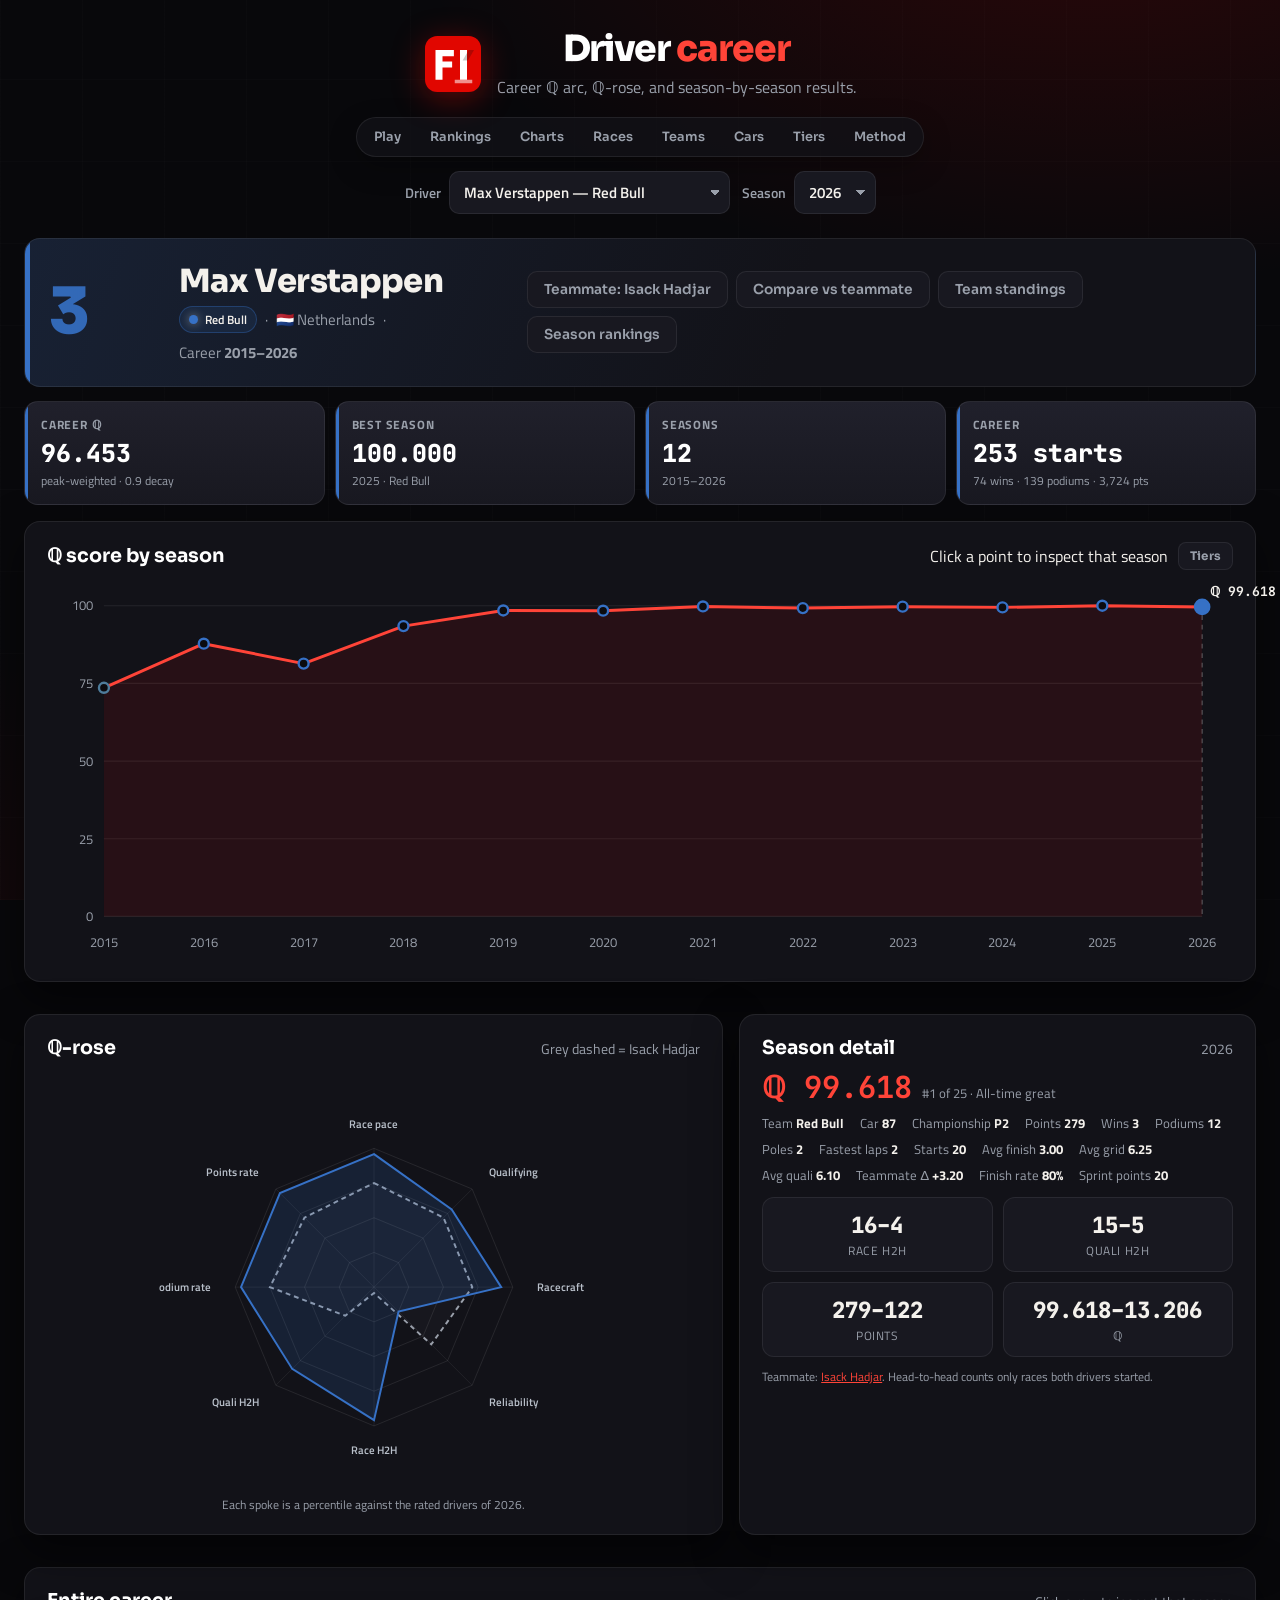
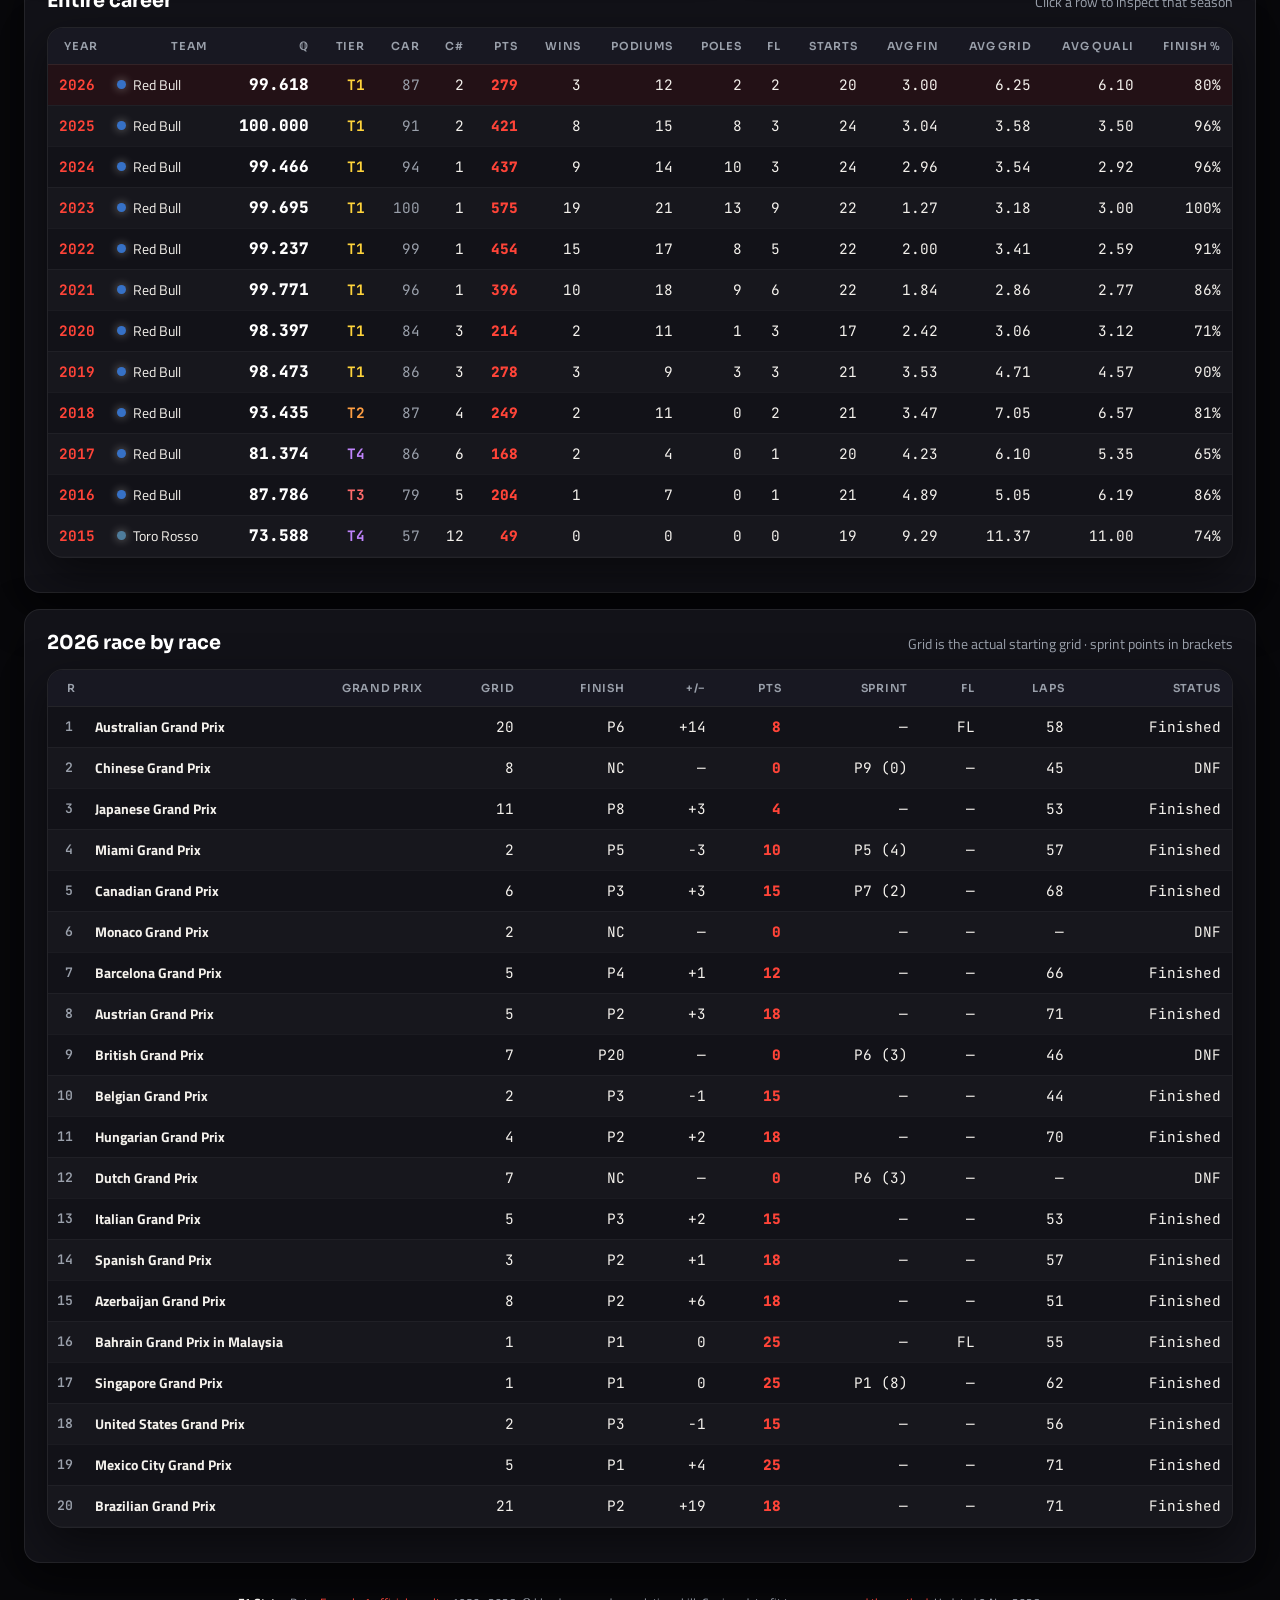
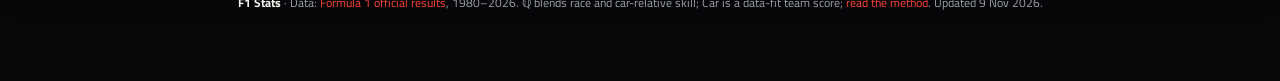
<file: profile.html>
<!DOCTYPE html>
<html lang="en">
<head>
<meta charset="utf-8">
<meta name="viewport" content="width=device-width, initial-scale=1.0">
<meta name="description" content="F1 driver career dashboard: peak-weighted career ℚ, season-by-season scores, teammate duels, race results and tier history.">
<meta name="theme-color" content="#08080b">
<meta property="og:title" content="F1 Stats — driver ratings">
<meta property="og:description" content="F1 driver career dashboard: peak-weighted career ℚ, season-by-season scores, teammate duels, race results and tier history.">
<meta property="og:type" content="website">
<title>Driver Career — F1 Stats</title>
<link rel="preconnect" href="https://fonts.googleapis.com">
<link rel="preconnect" href="https://fonts.gstatic.com" crossorigin>
<link href="https://fonts.googleapis.com/css2?family=Titillium+Web:wght@400;600;700;900&family=Sora:wght@500;600;700;800&display=swap" rel="stylesheet">
<link rel="icon" href="logo.svg" type="image/svg+xml">
<link rel="stylesheet" href="style.css?v=20261109z0470">
</head>
<body>
<div id="app">
  <header class="topbar">
    <div class="title-row">
      <img class="logo" src="logo.svg" alt="">
      <div>
        <h1>Driver <span>career</span></h1>
        <p class="subtitle">Career ℚ arc, ℚ-rose, and season-by-season results.</p>
      </div>
    </div>
    <nav class="site-nav" aria-label="Primary">
      <a href="index.html">Play</a>
      <a href="leaderboard.html">Rankings</a>
      <a href="charts.html">Charts</a>
      <a href="races.html">Races</a>
      <a href="teams.html">Teams</a>
      <a href="cars.html">Cars</a>
      <a href="tiers.html">Tiers</a>
      <a href="method.html">Method</a>
    </nav>
    <div class="controls">
      <label>Driver
        <select id="driver-select"></select>
      </label>
      <label>Season
        <select id="season-select"></select>
      </label>
    </div>
  </header>

  <main id="profile-main"></main>

  <footer>
    <p><b>F1 Stats</b> · Data: <a href="https://www.formula1.com/en/results/2026/races" target="_blank" rel="noreferrer">Formula 1 official results</a>, 1980–2026. ℚ blends race and car-relative skill; Car is a data-fit team score; <a href="method.html">read the method</a>. Updated <span data-updated>1 Nov 2026</span>.</p>
  </footer>
</div>

<script src="data.js?v=20261109z0470"></script>
<script src="common.js?v=20261109z0470"></script>
<script src="profile.js?v=20261109z0470"></script>
</body>
</html>
</file>
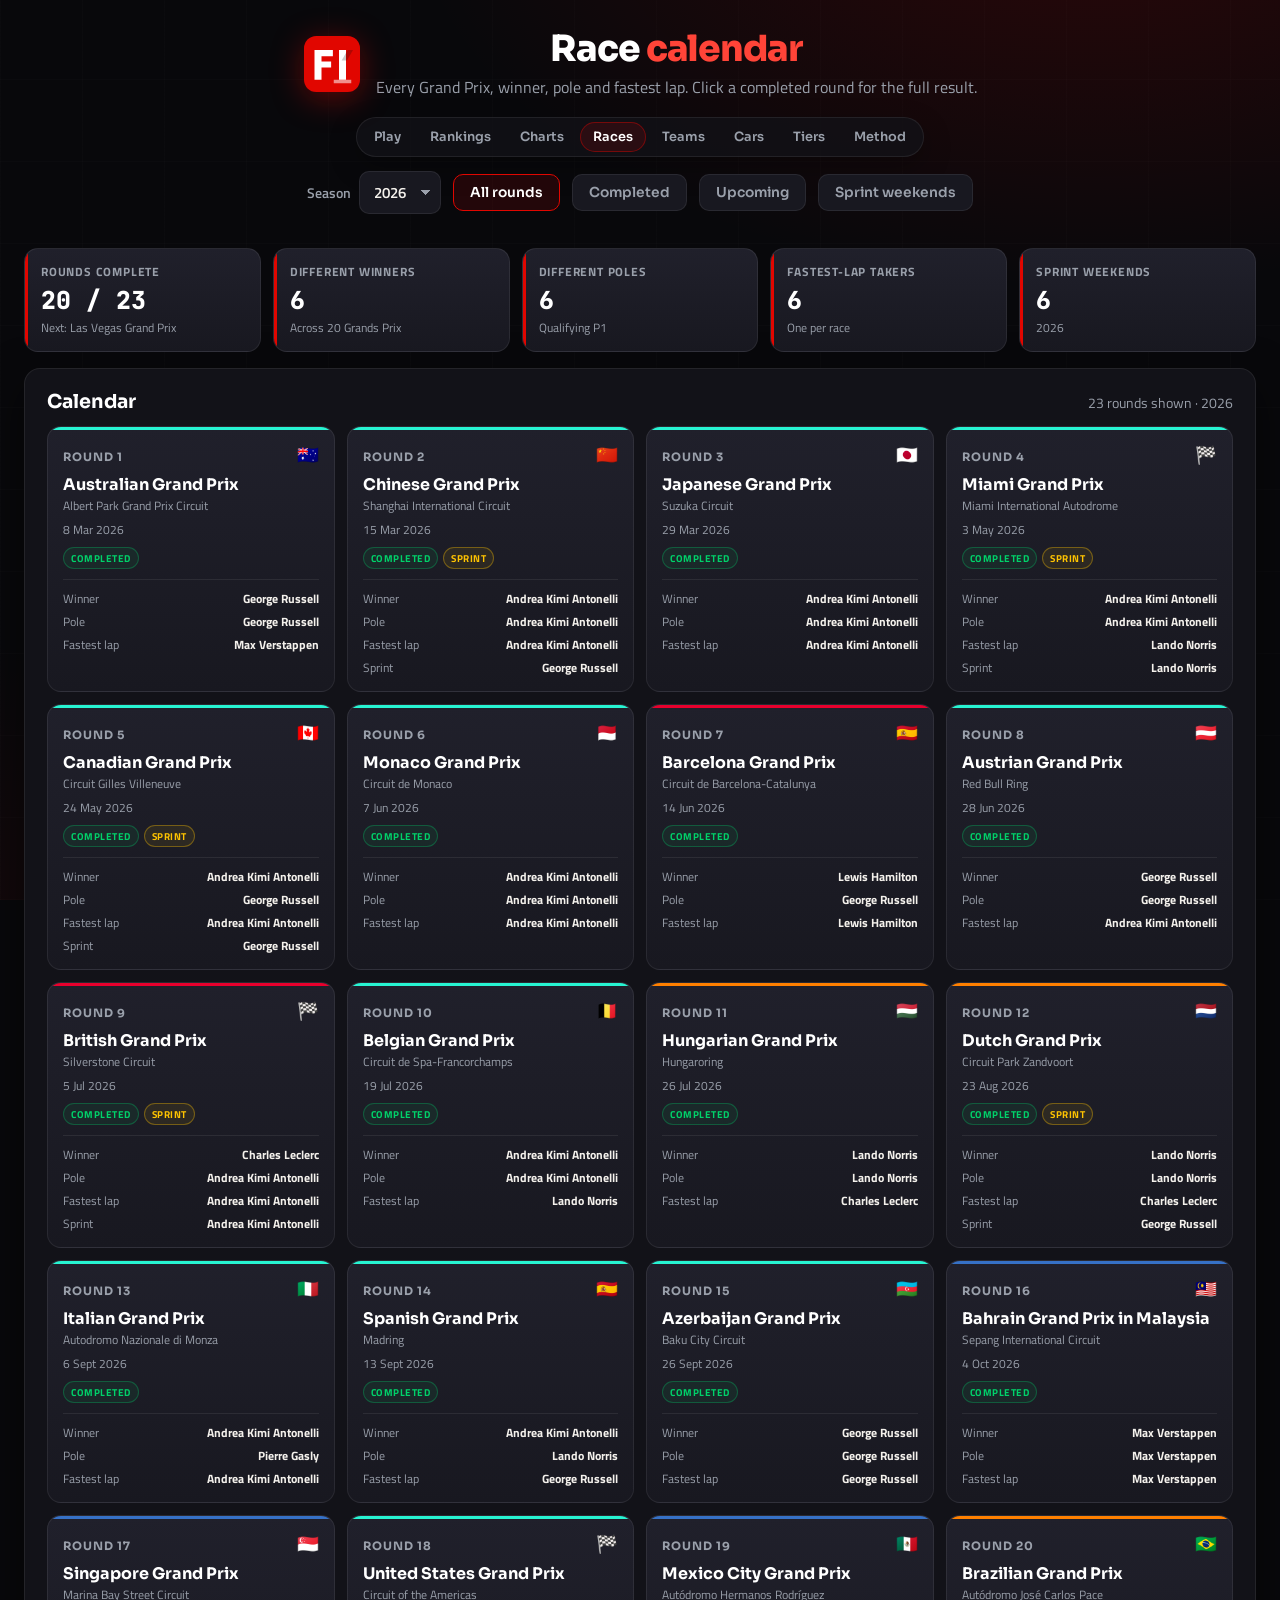
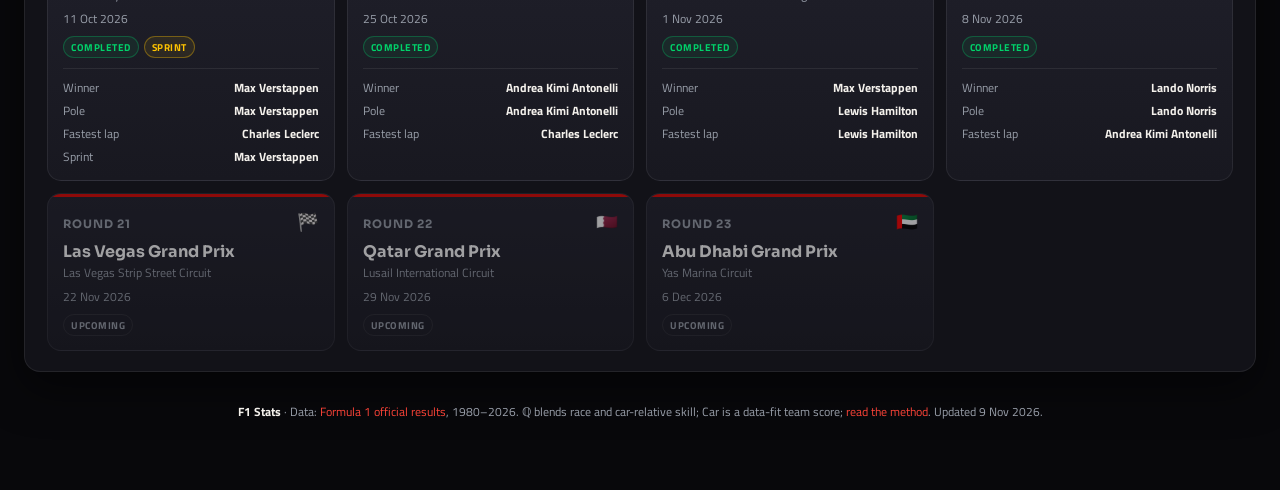
<file: races.html>
<!DOCTYPE html>
<html lang="en">
<head>
<meta charset="utf-8">
<meta name="viewport" content="width=device-width, initial-scale=1.0">
<meta name="description" content="F1 race calendar and results from 1980 to 2026, with winners, poles, fastest laps and full classifications.">
<meta name="theme-color" content="#08080b">
<meta property="og:title" content="F1 Stats — driver ratings">
<meta property="og:description" content="F1 race calendar and results from 1980 to 2026, with winners, poles, fastest laps and full classifications.">
<meta property="og:type" content="website">
<title>Race Calendar & Results — F1 Stats</title>
<link rel="preconnect" href="https://fonts.googleapis.com">
<link rel="preconnect" href="https://fonts.gstatic.com" crossorigin>
<link href="https://fonts.googleapis.com/css2?family=Titillium+Web:wght@400;600;700;900&family=Sora:wght@500;600;700;800&display=swap" rel="stylesheet">
<link rel="icon" href="logo.svg" type="image/svg+xml">
<link rel="stylesheet" href="style.css?v=20261109z0470">
</head>
<body>
<div id="app">
  <header class="topbar">
    <div class="title-row">
      <img class="logo" src="logo.svg" alt="">
      <div>
        <h1>Race <span>calendar</span></h1>
        <p class="subtitle">Every Grand Prix, winner, pole and fastest lap. Click a completed round for the full result.</p>
      </div>
    </div>
    <nav class="site-nav" aria-label="Primary">
      <a href="index.html">Play</a>
      <a href="leaderboard.html">Rankings</a>
      <a href="charts.html">Charts</a>
      <a href="races.html" aria-current="page">Races</a>
      <a href="teams.html">Teams</a>
      <a href="cars.html">Cars</a>
      <a href="tiers.html">Tiers</a>
      <a href="method.html">Method</a>
    </nav>
    <div class="controls">
      <label>Season
        <select id="season-select"></select>
      </label>
      <button class="ghost tab-btn active" data-filter="all">All rounds</button>
      <button class="ghost tab-btn" data-filter="done">Completed</button>
      <button class="ghost tab-btn" data-filter="upcoming">Upcoming</button>
      <button class="ghost tab-btn" data-filter="sprint">Sprint weekends</button>
    </div>
  </header>

  <main>
    <div class="stat-grid" id="race-stats"></div>
    <div class="section">
      <div class="section-head">
        <h2>Calendar</h2>
        <p id="race-count"></p>
      </div>
      <div class="race-grid" id="race-grid"></div>
    </div>
    <div id="race-detail" class="section hidden"></div>
  </main>

  <footer>
    <p><b>F1 Stats</b> · Data: <a href="https://www.formula1.com/en/results/2026/races" target="_blank" rel="noreferrer">Formula 1 official results</a>, 1980–2026. ℚ blends race and car-relative skill; Car is a data-fit team score; <a href="method.html">read the method</a>. Updated <span data-updated>1 Nov 2026</span>.</p>
  </footer>
</div>

<script src="data.js?v=20261109z0470"></script>
<script src="common.js?v=20261109z0470"></script>
<script src="races.js?v=20261109z0470"></script>
</body>
</html>
</file>
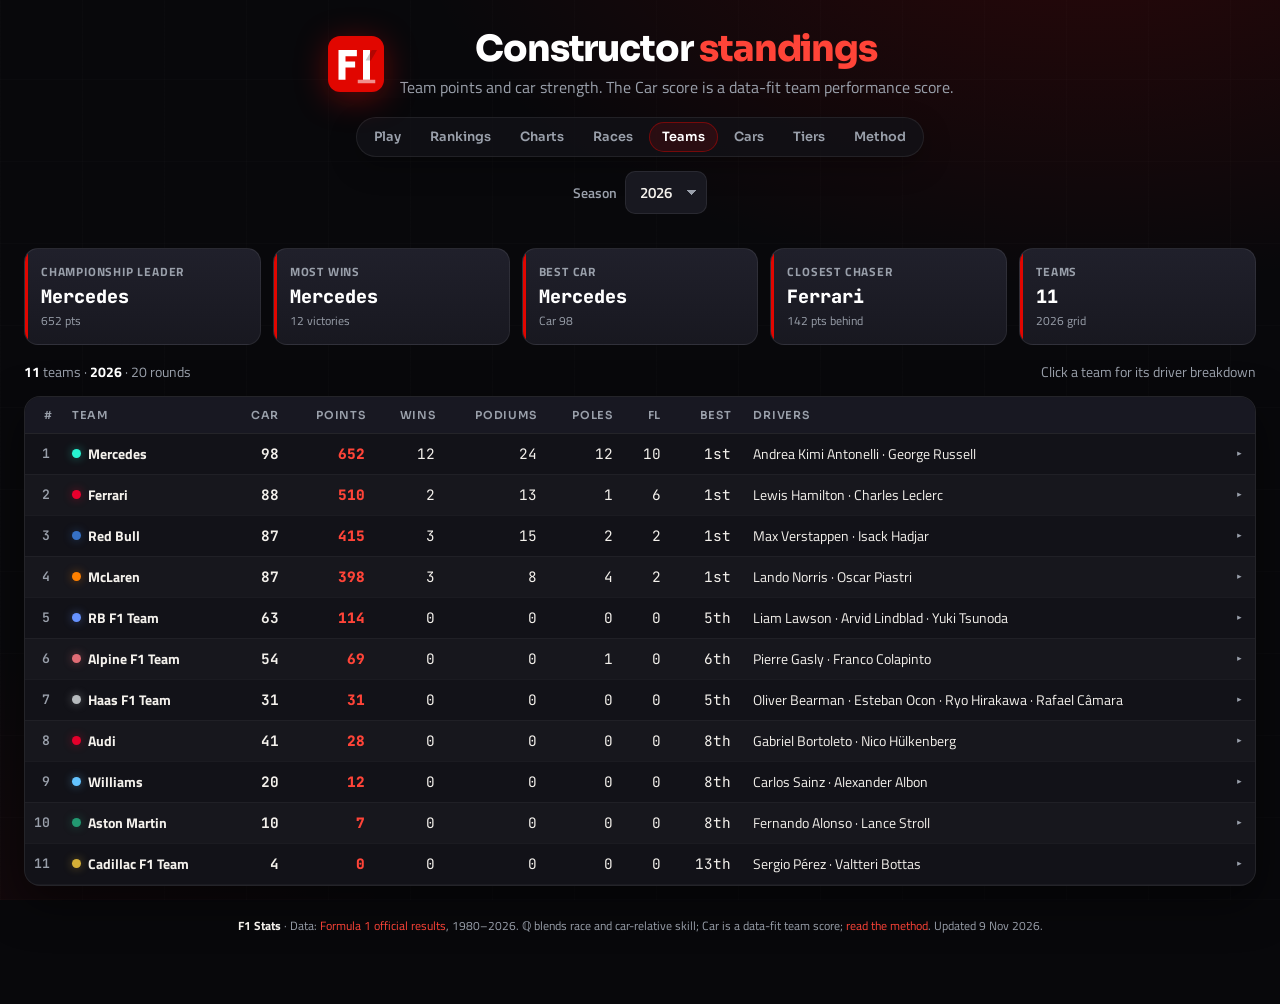
<file: teams.html>
<!DOCTYPE html>
<html lang="en">
<head>
<meta charset="utf-8">
<meta name="viewport" content="width=device-width, initial-scale=1.0">
<meta name="description" content="F1 constructor standings and fitted car-strength ratings for every team-season from 1980 to 2026.">
<meta name="theme-color" content="#08080b">
<meta property="og:title" content="F1 Stats — driver ratings">
<meta property="og:description" content="F1 constructor standings and fitted car-strength ratings for every team-season from 1980 to 2026.">
<meta property="og:type" content="website">
<title>Constructors — F1 Stats</title>
<link rel="preconnect" href="https://fonts.googleapis.com">
<link rel="preconnect" href="https://fonts.gstatic.com" crossorigin>
<link href="https://fonts.googleapis.com/css2?family=Titillium+Web:wght@400;600;700;900&family=Sora:wght@500;600;700;800&display=swap" rel="stylesheet">
<link rel="icon" href="logo.svg" type="image/svg+xml">
<link rel="stylesheet" href="style.css?v=20261109z0470">
</head>
<body>
<div id="app">
  <header class="topbar">
    <div class="title-row">
      <img class="logo" src="logo.svg" alt="">
      <div>
        <h1>Constructor <span>standings</span></h1>
        <p class="subtitle">Team points and car strength. The Car score is a data-fit team performance score.</p>
      </div>
    </div>
    <nav class="site-nav" aria-label="Primary">
      <a href="index.html">Play</a>
      <a href="leaderboard.html">Rankings</a>
      <a href="charts.html">Charts</a>
      <a href="races.html">Races</a>
      <a href="teams.html" aria-current="page">Teams</a>
      <a href="cars.html">Cars</a>
      <a href="tiers.html">Tiers</a>
      <a href="method.html">Method</a>
    </nav>
    <div class="controls">
      <label>Season
        <select id="season-select"></select>
      </label>
    </div>
  </header>

  <main>
    <div class="stat-grid" id="team-stats"></div>
    <div class="rank-meta">
      <span id="team-count"></span>
      <span class="hint">Click a team for its driver breakdown</span>
    </div>
    <div class="table-wrap">
      <table class="rank-table" id="team-table" style="min-width:900px">
        <thead>
          <tr>
            <th>#</th>
            <th class="left">Team</th>
            <th title="Estimated car strength, 0–100">Car</th>
            <th>Points</th>
            <th>Wins</th>
            <th>Podiums</th>
            <th>Poles</th>
            <th>FL</th>
            <th>Best</th>
            <th class="left">Drivers</th>
            <th></th>
          </tr>
        </thead>
        <tbody id="team-body"></tbody>
      </table>
    </div>
  </main>

  <footer>
    <p><b>F1 Stats</b> · Data: <a href="https://www.formula1.com/en/results/2026/races" target="_blank" rel="noreferrer">Formula 1 official results</a>, 1980–2026. ℚ blends race and car-relative skill; Car is a data-fit team score; <a href="method.html">read the method</a>. Updated <span data-updated>1 Nov 2026</span>.</p>
  </footer>
</div>

<script src="data.js?v=20261109z0470"></script>
<script src="common.js?v=20261109z0470"></script>
<script src="teams.js?v=20261109z0470"></script>
</body>
</html>
</file>
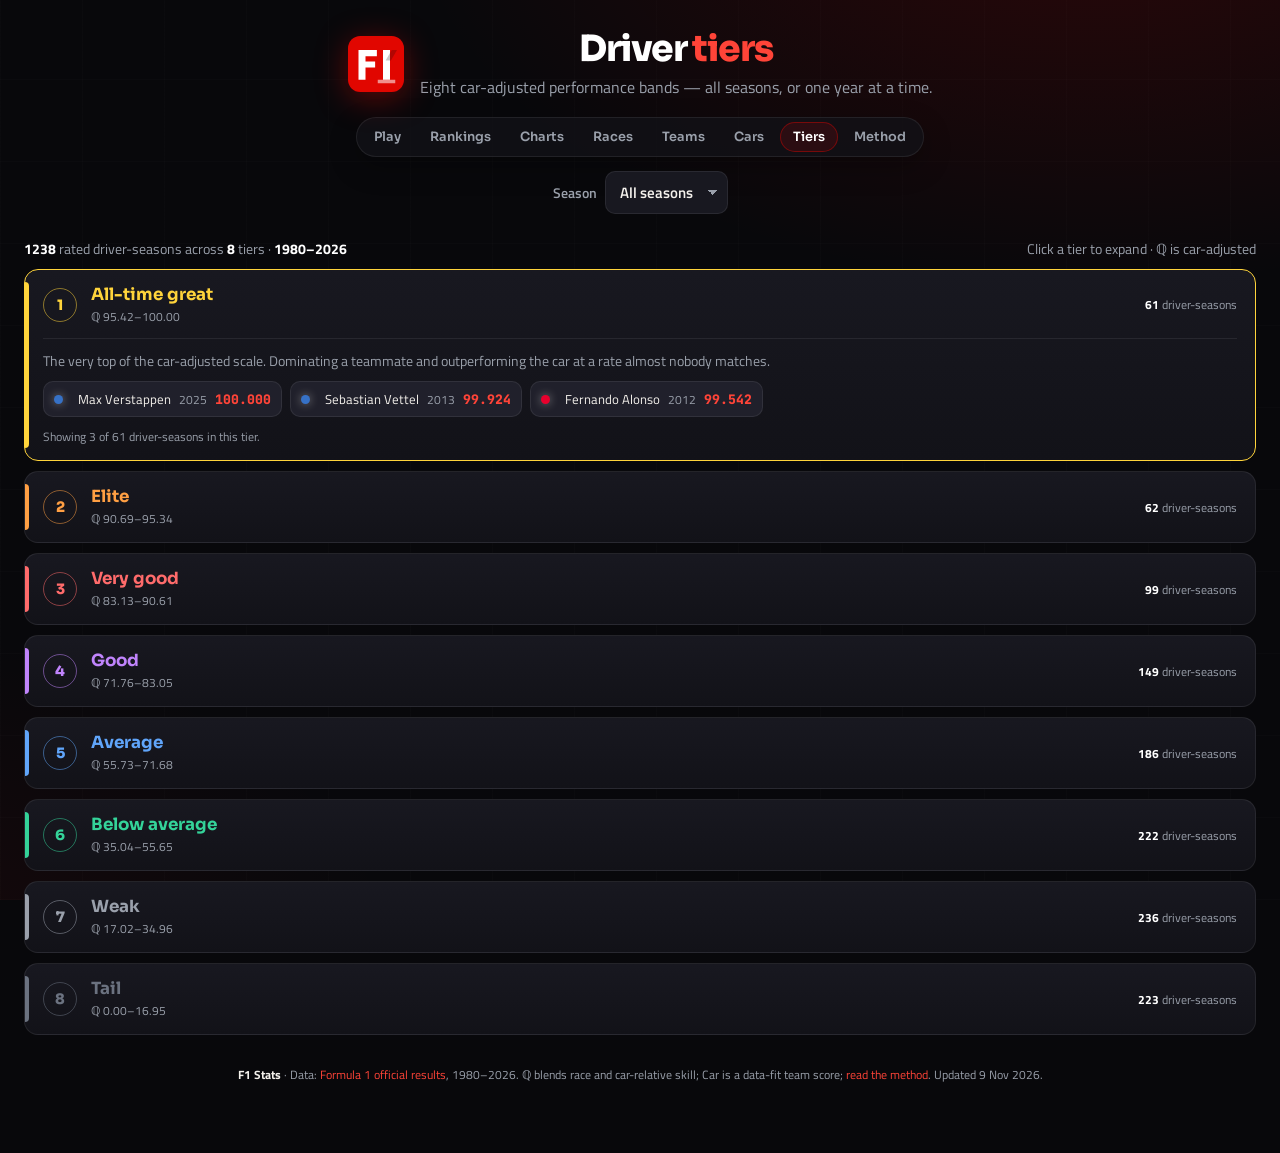
<file: tiers.html>
<!DOCTYPE html>
<html lang="en">
<head>
<meta charset="utf-8">
<meta name="viewport" content="width=device-width, initial-scale=1.0">
<meta name="description" content="F1 driver-seasons split into eight car-adjusted performance tiers, from all-time great to tail.">
<meta name="theme-color" content="#08080b">
<meta property="og:title" content="F1 Stats — driver ratings">
<meta property="og:description" content="F1 driver-seasons split into eight car-adjusted performance tiers, from all-time great to tail.">
<meta property="og:type" content="website">
<title>Driver Tiers — F1 Stats</title>
<link rel="preconnect" href="https://fonts.googleapis.com">
<link rel="preconnect" href="https://fonts.gstatic.com" crossorigin>
<link href="https://fonts.googleapis.com/css2?family=Titillium+Web:wght@400;600;700;900&family=Sora:wght@500;600;700;800&display=swap" rel="stylesheet">
<link rel="icon" href="logo.svg" type="image/svg+xml">
<link rel="stylesheet" href="style.css?v=20261109z0470">
</head>
<body>
<div id="app">
  <header class="topbar">
    <div class="title-row">
      <img class="logo" src="logo.svg" alt="">
      <div>
        <h1>Driver <span>tiers</span></h1>
        <p class="subtitle">Eight car-adjusted performance bands — all seasons, or one year at a time.</p>
      </div>
    </div>
    <nav class="site-nav" aria-label="Primary">
      <a href="index.html">Play</a>
      <a href="leaderboard.html">Rankings</a>
      <a href="charts.html">Charts</a>
      <a href="races.html">Races</a>
      <a href="teams.html">Teams</a>
      <a href="cars.html">Cars</a>
      <a href="tiers.html" aria-current="page">Tiers</a>
      <a href="method.html">Method</a>
    </nav>
    <div class="controls">
      <label>Season
        <select id="season-select"></select>
      </label>
    </div>
  </header>

  <main>
    <div class="rank-meta">
      <span id="tier-count"></span>
      <span class="hint">Click a tier to expand · ℚ is car-adjusted</span>
    </div>
    <ul class="tier-list" id="tier-list"></ul>
  </main>

  <footer>
    <p><b>F1 Stats</b> · Data: <a href="https://www.formula1.com/en/results/2026/races" target="_blank" rel="noreferrer">Formula 1 official results</a>, 1980–2026. ℚ blends race and car-relative skill; Car is a data-fit team score; <a href="method.html">read the method</a>. Updated <span data-updated>1 Nov 2026</span>.</p>
  </footer>
</div>

<script src="data.js?v=20261109z0470"></script>
<script src="common.js?v=20261109z0470"></script>
<script src="tiers.js?v=20261109z0470"></script>
</body>
</html>
</file>
<file: style.css>
@import url('https://fonts.googleapis.com/css2?family=JetBrains+Mono:wght@400;600;700&display=swap');

:root {
  --bg: #08080b;
  --panel: #121218;
  --panel-2: #181820;
  --panel-3: #20202b;
  --accent: #e10600;
  --accent-2: #ff4438;
  --accent-soft: rgba(225, 6, 0, 0.12);
  --text: #f4f1ec;
  --muted: #9aa0ab;
  --line: rgba(255, 255, 255, 0.075);
  --good: #00d26a;
  --bad: #ff4d4d;
  --tie: #ffc400;
  --radius: 16px;
  --shadow: 0 16px 44px rgba(0, 0, 0, 0.5);
  --font-body: "Titillium Web", "Inter", -apple-system, BlinkMacSystemFont, "Segoe UI", Roboto, sans-serif;
  --font-head: "Sora", "Titillium Web", -apple-system, BlinkMacSystemFont, "Segoe UI", Roboto, sans-serif;
  --font-num: "JetBrains Mono", ui-monospace, SFMono-Regular, Menlo, monospace;
}

* { box-sizing: border-box; }

html, body {
  margin: 0;
  padding: 0;
  min-height: 100%;
  font-family: var(--font-body);
  color: var(--text);
}

body {
  background:
    radial-gradient(1100px 640px at 85% -12%, rgba(225, 6, 0, 0.16), transparent 62%),
    radial-gradient(900px 560px at -12% 108%, rgba(225, 6, 0, 0.07), transparent 62%),
    repeating-linear-gradient(90deg, rgba(255,255,255,0.012) 0 1px, transparent 1px 82px),
    repeating-linear-gradient(0deg, rgba(255,255,255,0.01) 0 1px, transparent 1px 82px),
    var(--bg);
  background-attachment: fixed;
}

::selection { background: rgba(225, 6, 0, 0.5); color: #fff; }

a { color: var(--accent-2); }

#app {
  max-width: 1440px;
  margin: 0 auto;
  padding: 26px 24px 56px;
}

/* ---------- Header ---------- */

.topbar { text-align: center; padding: 4px 0 18px; }

.title-row {
  display: flex;
  align-items: center;
  justify-content: center;
  gap: 16px;
  margin-bottom: 4px;
}

.logo {
  width: 56px;
  height: 56px;
  filter: drop-shadow(0 6px 16px rgba(225, 6, 0, 0.4));
  flex-shrink: 0;
}

.topbar h1 {
  margin: 0;
  font-family: var(--font-head);
  font-size: 2.25rem;
  font-weight: 800;
  letter-spacing: -0.03em;
  color: #fff;
  line-height: 1.05;
}
.topbar h1 span { color: var(--accent-2); }

.subtitle {
  margin: 7px 0 0;
  color: var(--muted);
  font-size: 1rem;
  font-weight: 500;
}
.subtitle b { color: var(--text); }

.controls {
  display: flex;
  align-items: center;
  justify-content: center;
  gap: 12px;
  flex-wrap: wrap;
  margin-top: 18px;
}

.controls label {
  color: var(--muted);
  font-size: 0.86rem;
  font-weight: 600;
  display: flex;
  align-items: center;
  gap: 8px;
  white-space: nowrap;
}

.controls select,
.controls input[type="number"],
.controls input[type="search"],
.sug-wrap input {
  appearance: none;
  background: var(--panel-2);
  border: 1px solid var(--line);
  border-radius: 10px;
  color: var(--text);
  padding: 9px 14px;
  font-family: var(--font-body);
  font-size: 0.92rem;
  font-weight: 600;
  transition: border-color 0.15s ease, box-shadow 0.15s ease;
}
.controls select {
  padding-right: 34px;
  background:
    linear-gradient(45deg, transparent 50%, var(--muted) 50%) calc(100% - 14px) 50%/5px 5px no-repeat,
    linear-gradient(135deg, var(--muted) 50%, transparent 50%) calc(100% - 9px) 50%/5px 5px no-repeat,
    var(--panel-2);
  cursor: pointer;
}
.controls input[type="number"] { width: 90px; -moz-appearance: textfield; }
.controls input[type="number"]::-webkit-outer-spin-button,
.controls input[type="number"]::-webkit-inner-spin-button { -webkit-appearance: none; margin: 0; }
.controls input[type="search"] { width: 220px; }
.controls select:hover, .controls input:hover, .sug-wrap input:hover { border-color: rgba(225, 6, 0, 0.55); }
.controls select:focus, .controls input:focus, .sug-wrap input:focus {
  outline: none;
  border-color: var(--accent);
  box-shadow: 0 0 0 3px rgba(225, 6, 0, 0.2);
}
.controls input::placeholder, .sug-wrap input::placeholder { color: var(--muted); font-weight: 500; }

.slider-wrap { display: flex; align-items: center; gap: 8px; }
.slider-wrap input[type="range"] { width: 120px; accent-color: var(--accent); cursor: pointer; }
.slider-val {
  min-width: 30px;
  text-align: center;
  color: var(--text);
  background: var(--panel-3);
  border: 1px solid var(--line);
  border-radius: 8px;
  padding: 4px 7px;
  font-size: 0.9rem;
  font-weight: 700;
  font-variant-numeric: tabular-nums;
}

button.ghost, a.ghost, .tab-btn {
  background: var(--panel-2);
  color: var(--muted);
  border: 1px solid var(--line);
  border-radius: 10px;
  padding: 9px 16px;
  font-family: var(--font-head);
  font-size: 0.86rem;
  font-weight: 600;
  text-decoration: none;
  display: inline-flex;
  align-items: center;
  gap: 7px;
  cursor: pointer;
  transition: color 0.15s ease, border-color 0.15s ease, background 0.15s ease;
  white-space: nowrap;
}
button.ghost:hover, a.ghost:hover, .tab-btn:hover { color: #fff; border-color: rgba(225, 6, 0, 0.55); background: var(--panel); }
button.ghost.active, a.ghost.active, .tab-btn.active { color: #fff; border-color: var(--accent); background: var(--accent-soft); }

.scoreboard {
  display: flex;
  gap: 16px;
  align-items: baseline;
  background: var(--panel-2);
  border: 1px solid var(--line);
  border-radius: 12px;
  padding: 9px 20px;
  font-family: var(--font-head);
}
.score { font-size: 1.02rem; font-weight: 700; }
.streak { color: var(--accent-2); font-size: 1rem; font-weight: 700; }
.best { color: var(--muted); font-size: 0.92rem; font-weight: 600; }

/* ---------- Custom matchup ---------- */

.custom {
  display: flex;
  flex-direction: column;
  align-items: center;
  gap: 10px;
  margin-top: 18px;
  position: relative;
  z-index: 30;
}
.custom-label {
  color: var(--muted);
  font-family: var(--font-head);
  font-size: 0.76rem;
  font-weight: 700;
  letter-spacing: 1px;
  text-transform: uppercase;
}
.custom-inputs { display: flex; align-items: center; gap: 10px; flex-wrap: wrap; justify-content: center; }
.vs-mini { color: var(--muted); font-weight: 700; }
.sug-wrap { position: relative; }
.sug-wrap input { width: 260px; }
.suggest {
  position: absolute;
  top: calc(100% + 6px);
  left: 0;
  width: 340px;
  max-width: 78vw;
  background: var(--panel-3);
  border: 1px solid var(--line);
  border-radius: 10px;
  box-shadow: 0 12px 34px rgba(0, 0, 0, 0.5);
  overflow: hidden;
  z-index: 40;
}
.sug-item {
  padding: 10px 14px;
  font-size: 0.88rem;
  cursor: pointer;
  color: var(--text);
  white-space: nowrap;
  overflow: hidden;
  text-overflow: ellipsis;
  border-bottom: 1px solid rgba(255, 255, 255, 0.045);
}
.sug-item:last-child { border-bottom: none; }
.sug-item:hover { background: var(--accent-soft); color: #fff; }

/* ---------- Layout ---------- */

main { margin-top: 6px; }

.section {
  background: var(--panel);
  border: 1px solid var(--line);
  border-radius: var(--radius);
  box-shadow: var(--shadow);
  padding: 20px 22px;
  margin: 16px 0;
}
.section-head {
  display: flex;
  align-items: baseline;
  justify-content: space-between;
  gap: 12px;
  flex-wrap: wrap;
  margin-bottom: 12px;
}
.section-head h2 {
  margin: 0;
  font-family: var(--font-head);
  font-size: 1.2rem;
  font-weight: 700;
  color: #fff;
}
.section-head p { margin: 0; color: var(--muted); font-size: 0.86rem; }

/* ---------- Game board ---------- */

#board {
  display: grid;
  grid-template-columns: 1fr auto 1fr;
  gap: 22px;
  align-items: stretch;
  margin: 16px 0 12px;
}

.vs {
  align-self: center;
  width: 66px;
  height: 66px;
  display: flex;
  align-items: center;
  justify-content: center;
  border-radius: 50%;
  background: linear-gradient(135deg, #ff6b5f, var(--accent) 55%, #8f0000);
  color: #fff;
  font-family: var(--font-head);
  font-size: 1.2rem;
  font-weight: 800;
  letter-spacing: 0.5px;
  box-shadow: 0 10px 30px rgba(225, 6, 0, 0.36), inset 0 1px 0 rgba(255, 255, 255, 0.3);
}

.player-card {
  position: relative;
  background: linear-gradient(180deg, #191922, #111116);
  border: 1px solid rgba(255, 255, 255, 0.07);
  border-radius: var(--radius);
  padding: 20px 24px 22px;
  cursor: pointer;
  box-shadow: var(--shadow);
  transition: transform 0.16s ease, border-color 0.2s ease, box-shadow 0.2s ease;
  user-select: none;
  overflow: hidden;
}
.player-card::before {
  content: "";
  position: absolute;
  inset: 0 0 auto 0;
  height: 4px;
  background: var(--team, var(--accent));
}
.player-card::after {
  content: attr(data-number);
  position: absolute;
  right: 12px;
  bottom: -22px;
  font-family: var(--font-head);
  font-size: 7rem;
  font-weight: 800;
  color: rgba(255, 255, 255, 0.035);
  line-height: 1;
  pointer-events: none;
}
.player-card:hover {
  transform: translateY(-3px);
  border-color: color-mix(in srgb, var(--team, var(--accent)) 55%, transparent);
  box-shadow: 0 20px 50px rgba(0, 0, 0, 0.55), 0 0 0 1px rgba(255, 255, 255, 0.04);
}
.player-card:active { transform: translateY(0); }
.player-card:focus-visible { outline: 3px solid var(--accent-2); outline-offset: 3px; }
table.rank-table th[data-col]:focus-visible { outline: 2px solid var(--accent-2); outline-offset: -2px; }
.player-card.picked { border-color: var(--accent); box-shadow: 0 0 26px rgba(225, 6, 0, 0.25), var(--shadow); }
.player-card.winner { border-color: rgba(0, 210, 106, 0.8); animation: winnerPulse 1.1s ease-out 2; }
.player-card.loser { border-color: rgba(255, 77, 77, 0.55); opacity: 0.82; }
.player-card.locked { cursor: default; }
.player-card.locked:not(.winner):not(.loser):hover { transform: none; border-color: rgba(255,255,255,.07); }

@keyframes winnerPulse {
  0% { box-shadow: 0 0 0 0 rgba(0, 210, 106, 0.45), var(--shadow); }
  100% { box-shadow: 0 0 0 20px rgba(0, 210, 106, 0), var(--shadow); }
}

.card-head {
  display: flex;
  justify-content: space-between;
  align-items: flex-start;
  gap: 12px;
  padding-bottom: 14px;
  margin-bottom: 6px;
  border-bottom: 1px solid var(--line);
  position: relative;
  z-index: 1;
}
.label-wrap { display: flex; flex-direction: column; align-items: flex-start; gap: 5px; min-width: 0; }
.player-label {
  font-family: var(--font-head);
  font-size: 1rem;
  font-weight: 700;
  text-transform: uppercase;
  letter-spacing: 2.5px;
  color: var(--muted);
}
.era-tag {
  font-family: var(--font-body);
  font-size: 0.74rem;
  font-weight: 700;
  letter-spacing: 0.8px;
  color: var(--team, var(--accent-2));
  background: color-mix(in srgb, var(--team, var(--accent)) 14%, transparent);
  border: 1px solid color-mix(in srgb, var(--team, var(--accent)) 40%, transparent);
  border-radius: 999px;
  padding: 2px 10px;
}
.real-name {
  display: block;
  font-family: var(--font-head);
  font-size: 1.28rem;
  font-weight: 700;
  color: #fff;
  letter-spacing: -0.01em;
  text-transform: none;
}
.real-name .team-tag {
  display: block;
  margin-top: 3px;
  color: var(--muted);
  font-size: 0.86rem;
  font-weight: 600;
  font-family: var(--font-body);
}
.driver-meta {
  display: flex;
  align-items: center;
  gap: 8px;
  flex-wrap: wrap;
  color: var(--muted);
  font-size: 0.84rem;
  font-weight: 600;
  margin-top: 4px;
  text-transform: none;
  letter-spacing: 0;
}
.driver-meta .player-link { font-size: 0.72rem; }
.player-link {
  color: var(--accent-2);
  font-size: 0.76rem;
  font-weight: 700;
  text-decoration: none;
  white-space: nowrap;
}
.player-link:hover { text-decoration: underline; }

.badge {
  flex-shrink: 0;
  font-size: 0.78rem;
  font-weight: 800;
  padding: 5px 13px;
  border-radius: 999px;
  letter-spacing: 0.6px;
  text-transform: uppercase;
  white-space: nowrap;
}
.badge.good { background: rgba(0, 210, 106, 0.14); color: var(--good); border: 1px solid rgba(0, 210, 106, 0.4); }
.badge.bad { background: rgba(255, 77, 77, 0.14); color: var(--bad); border: 1px solid rgba(255, 77, 77, 0.4); }
.badge.tie { background: rgba(255, 196, 0, 0.14); color: var(--tie); border: 1px solid rgba(255, 196, 0, 0.4); }
.badge.miss { background: rgba(255, 77, 77, 0.18); color: var(--bad); border: 1px solid rgba(255, 77, 77, 0.45); }

.stats { display: block; padding-top: 4px; position: relative; z-index: 1; }
.stat-row {
  display: flex;
  justify-content: space-between;
  align-items: baseline;
  gap: 16px;
  font-size: 1.02rem;
  padding: 10px 8px;
  white-space: nowrap;
  border-radius: 8px;
  transition: background 0.12s ease;
}
.stat-row + .stat-row { border-top: 1px solid var(--line); }
.stat-row:hover { background: rgba(255, 255, 255, 0.025); }
.stat-row .k { color: var(--muted); font-weight: 600; font-size: 0.85rem; letter-spacing: 0.3px; }
.stat-row .v { font-variant-numeric: tabular-nums; font-weight: 700; font-size: 1.12rem; color: #fff; }
.stat-row.lead .v { font-weight: 800; color: var(--accent-2); }

.card-in { animation: cardIn 0.42s cubic-bezier(0.22, 1, 0.36, 1) both; }
.card-in .stat-row { opacity: 0; animation: rowIn 0.4s ease forwards; }
.card-in .stat-row:nth-child(1) { animation-delay: 0.04s; }
.card-in .stat-row:nth-child(2) { animation-delay: 0.08s; }
.card-in .stat-row:nth-child(3) { animation-delay: 0.12s; }
.card-in .stat-row:nth-child(4) { animation-delay: 0.16s; }
.card-in .stat-row:nth-child(5) { animation-delay: 0.20s; }
.card-in .stat-row:nth-child(6) { animation-delay: 0.24s; }
.card-in .stat-row:nth-child(7) { animation-delay: 0.28s; }
.card-in .stat-row:nth-child(8) { animation-delay: 0.32s; }
.card-in .stat-row:nth-child(9) { animation-delay: 0.36s; }
@keyframes cardIn { from { opacity: 0; transform: translateY(14px) scale(0.99); } to { opacity: 1; transform: none; } }
@keyframes rowIn { from { opacity: 0; transform: translateY(6px); } to { opacity: 1; transform: none; } }

#result {
  text-align: center;
  margin: 8px 0 0;
  padding: 18px 20px;
  background: linear-gradient(180deg, #191922, #111116);
  border: 1px solid var(--line);
  border-radius: var(--radius);
  box-shadow: var(--shadow);
  animation: cardIn 0.35s cubic-bezier(0.22, 1, 0.36, 1) both;
}
#result p { margin: 4px 0 12px; font-size: 1.1rem; font-weight: 600; }
#result .correct { color: var(--good); font-weight: 800; }
#result .wrong { color: var(--bad); font-weight: 800; }
#result .tie { color: var(--tie); font-weight: 800; }
#again-btn, .primary {
  background: linear-gradient(135deg, #ff5a4e, var(--accent) 55%, #9d0000);
  color: #fff;
  border: none;
  border-radius: 12px;
  padding: 12px 30px;
  font-family: var(--font-head);
  font-size: 1rem;
  font-weight: 800;
  cursor: pointer;
  box-shadow: 0 10px 26px rgba(225, 6, 0, 0.28), inset 0 1px 0 rgba(255, 255, 255, 0.25);
  transition: transform 0.12s ease, box-shadow 0.15s ease;
}
#again-btn:hover, .primary:hover { transform: translateY(-1px); box-shadow: 0 14px 32px rgba(225, 6, 0, 0.38), inset 0 1px 0 rgba(255, 255, 255, 0.25); }
#again-btn:active, .primary:active { transform: translateY(0); }
#again-btn:focus, .primary:focus { outline: none; box-shadow: 0 0 0 4px rgba(225, 6, 0, 0.25), 0 10px 26px rgba(225, 6, 0, 0.3); }

/* ---------- Tables ---------- */

.rank-meta {
  display: flex;
  justify-content: space-between;
  align-items: center;
  gap: 12px;
  flex-wrap: wrap;
  color: var(--muted);
  font-size: 0.86rem;
  margin: 4px 0 10px;
}
.rank-meta b { color: #fff; }

.table-wrap {
  overflow-x: auto;
  margin: 14px 0;
  border: 1px solid var(--line);
  border-radius: var(--radius);
  background: var(--panel);
  box-shadow: var(--shadow);
}
table.rank-table {
  width: 100%;
  border-collapse: collapse;
  font-size: 0.9rem;
  min-width: 1080px;
}
table.rank-table th {
  position: sticky;
  top: 0;
  z-index: 1;
  background: #181822;
  border-bottom: 1px solid var(--line);
  color: var(--muted);
  font-family: var(--font-head);
  font-size: 0.69rem;
  font-weight: 600;
  letter-spacing: 0.7px;
  text-transform: uppercase;
  text-align: right;
  padding: 11px 11px;
  white-space: nowrap;
  cursor: pointer;
  user-select: none;
}
table.rank-table th.left, table.rank-table th[data-col="name"], table.rank-table th[data-col="team"] { text-align: left; }
table.rank-table th .arrow { margin-left: 4px; }
table.rank-table th.sort-asc .arrow::after { content: "▲"; color: var(--accent-2); }
table.rank-table th.sort-desc .arrow::after { content: "▼"; color: var(--accent-2); }
table.rank-table th[data-col="rating"] { color: var(--accent-2); }
table.rank-table td {
  padding: 9px 11px;
  text-align: right;
  border-bottom: 1px solid rgba(255, 255, 255, 0.04);
  white-space: nowrap;
  font-variant-numeric: tabular-nums;
}
table.rank-table td.left, table.rank-table td.name, table.rank-table td.team { text-align: left; }
table.rank-table td.rank { color: var(--muted); font-weight: 600; font-size: 0.82rem; }
table.rank-table td.rating { color: #fff; font-weight: 800; font-size: 1rem; }
table.rank-table td.points { color: var(--accent-2); font-weight: 800; }
table.rank-table td.year { color: var(--accent-2); font-weight: 700; }
table.rank-table td.name a { color: inherit; text-decoration: none; font-weight: 700; }
table.rank-table td.name a:hover { color: var(--accent-2); text-decoration: underline; }
table.rank-table tbody tr:nth-child(even) { background: rgba(255, 255, 255, 0.018); }
table.rank-table tbody tr:hover { background: rgba(225, 6, 0, 0.07); }
table.rank-table th:first-child { width: 36px; text-align: right; padding-right: 8px; }
table.rank-table td.rank { padding-left: 8px; }
#more-wrap { text-align: center; margin: 4px 0 14px; }

.team-dot {
  display: inline-block;
  width: 9px;
  height: 9px;
  border-radius: 50%;
  margin-right: 7px;
  vertical-align: 1px;
  box-shadow: 0 0 10px color-mix(in srgb, currentColor 45%, transparent);
}
.team-chip {
  display: inline-flex;
  align-items: center;
  gap: 7px;
  padding: 3px 9px;
  border-radius: 999px;
  background: color-mix(in srgb, var(--team, #666) 12%, transparent);
  border: 1px solid color-mix(in srgb, var(--team, #666) 35%, transparent);
  color: var(--text);
  font-size: 0.78rem;
  font-weight: 600;
}
.team-chip .team-dot { margin-right: 0; }

/* ---------- Stat cards ---------- */

.stat-grid {
  display: grid;
  grid-template-columns: repeat(auto-fit, minmax(130px, 1fr));
  gap: 12px;
  margin: 16px 0;
}
.stat-card {
  background: linear-gradient(180deg, var(--panel-3), var(--panel-2));
  border: 1px solid var(--line);
  border-radius: 14px;
  padding: 14px 16px;
  position: relative;
  overflow: hidden;
}
.stat-card::before {
  content: "";
  position: absolute;
  inset: 0 auto 0 0;
  width: 3px;
  background: var(--team, var(--accent));
}
.stat-card .label {
  color: var(--muted);
  font-size: 0.72rem;
  font-weight: 700;
  letter-spacing: 0.8px;
  text-transform: uppercase;
}
.stat-card .value {
  margin-top: 4px;
  font-family: var(--font-head);
  font-size: 1.55rem;
  font-weight: 800;
  color: #fff;
  font-variant-numeric: tabular-nums;
}
.stat-card .sub { color: var(--muted); font-size: 0.76rem; margin-top: 2px; }

/* ---------- Charts ---------- */

.chart-box {
  background: var(--panel-2);
  border: 1px solid var(--line);
  border-radius: 14px;
  padding: 14px;
  overflow: hidden;
}
.chart-box svg { display: block; width: 100%; height: auto; }
.chart-legend {
  display: flex;
  flex-wrap: wrap;
  gap: 8px 14px;
  margin-top: 10px;
  font-size: 0.8rem;
  color: var(--muted);
}
.chart-legend .item { display: flex; align-items: center; gap: 6px; cursor: pointer; user-select: none; }
.chart-legend .item.off { opacity: 0.35; }
.chart-legend .swatch { width: 14px; height: 3px; border-radius: 2px; }
.chart-tooltip {
  position: fixed;
  pointer-events: none;
  z-index: 100;
  background: #0d0d12;
  border: 1px solid rgba(255, 255, 255, 0.14);
  border-radius: 8px;
  padding: 7px 10px;
  font-size: 0.78rem;
  color: var(--text);
  box-shadow: 0 8px 24px rgba(0, 0, 0, 0.5);
  white-space: nowrap;
  opacity: 0;
  transition: opacity 0.1s ease;
}
.chart-tooltip.show { opacity: 1; }

.charts-grid { display: grid; grid-template-columns: 1.3fr 1fr; gap: 16px; align-items: start; }
@media (max-width: 980px) { .charts-grid { grid-template-columns: 1fr; } }

.scatter-list {
  display: grid;
  grid-template-columns: repeat(2, minmax(0, 1fr));
  gap: 2px 10px;
  margin-top: 10px;
}
.scatter-row {
  display: flex;
  align-items: center;
  gap: 6px;
  padding: 3px 5px;
  border-radius: 6px;
  cursor: pointer;
  font-size: 0.76rem;
  color: var(--muted);
  outline: none;
}
.scatter-row:hover, .scatter-row:focus-visible, .scatter-row.active {
  background: rgba(255, 255, 255, 0.06);
  color: var(--text);
}
.scatter-row .sdot { width: 7px; height: 7px; border-radius: 50%; flex: 0 0 auto; }
.scatter-row .scode { width: 30px; flex: 0 0 auto; color: #fff; font-family: var(--font-head); font-weight: 700; font-size: 0.7rem; }
.scatter-row .sname { flex: 1; min-width: 0; overflow: hidden; text-overflow: ellipsis; white-space: nowrap; }
.scatter-row .sval { flex: 0 0 auto; font-variant-numeric: tabular-nums; white-space: nowrap; }
.scatter-row .sval b { color: #fff; }
.expect-delta { font-weight: 700; }
.expect-delta.pos { color: var(--good); }
.expect-delta.neg { color: var(--bad); }
@media (max-width: 760px) { .scatter-list { grid-template-columns: 1fr; } }

/* ---------- Form grid (heatmap) ---------- */

.form-table { width: 100%; border-collapse: separate; border-spacing: 3px; font-size: 0.76rem; min-width: 900px; }
.form-table th { color: var(--muted); font-weight: 600; font-size: 0.68rem; padding: 4px 2px; text-align: center; }
.form-table th.driver-col { text-align: left; padding-left: 8px; min-width: 150px; }
.form-table td { text-align: center; border-radius: 5px; padding: 5px 2px; font-weight: 700; font-variant-numeric: tabular-nums; background: rgba(255,255,255,.03); }
.form-table td.driver-cell { text-align: left; padding-left: 8px; background: transparent; font-weight: 600; white-space: nowrap; }
.form-table td.dnf { color: var(--bad); background: rgba(255, 77, 77, 0.1); }
.form-table td.win { color: #08110c; background: var(--good); }
.form-table td.podium { color: #111; background: rgba(255, 196, 0, 0.75); }
.form-table td.points { color: #fff; background: rgba(225, 6, 0, 0.35); }
.form-table td.blank { background: transparent; }

/* ---------- Tiers ---------- */

.tier-list { list-style: none; margin: 0; padding: 0; display: flex; flex-direction: column; gap: 10px; }
.tier-row {
  position: relative;
  background: linear-gradient(180deg, var(--panel-2), var(--panel));
  border: 1px solid var(--line);
  border-radius: 14px;
  padding: 14px 18px;
  cursor: pointer;
  transition: border-color 0.15s ease, transform 0.15s ease;
}
.tier-row:hover { border-color: color-mix(in srgb, var(--tier, var(--accent)) 55%, transparent); transform: translateX(2px); }
.tier-row:focus-visible { outline: 2px solid var(--accent-2); outline-offset: 3px; }
.tier-row.pinned { border-color: var(--tier, var(--accent)); }
.tier-row::before {
  content: "";
  position: absolute;
  inset: 12px auto 12px 0;
  width: 4px;
  border-radius: 0 4px 4px 0;
  background: var(--tier, var(--accent));
}
.tier-head { display: flex; align-items: center; gap: 14px; }
.tier-badge {
  width: 34px; height: 34px; display: grid; place-items: center;
  border-radius: 50%;
  border: 1px solid color-mix(in srgb, var(--tier, var(--accent)) 50%, transparent);
  color: var(--tier, var(--accent));
  font-family: var(--font-head); font-size: 0.9rem; font-weight: 800;
  flex-shrink: 0;
}
.tier-head h2 { margin: 0; font-family: var(--font-head); font-size: 1.05rem; color: var(--tier, #fff); }
.tier-band { color: var(--muted); font-size: 0.76rem; margin-top: 2px; }
.tier-meta { margin-left: auto; text-align: right; color: var(--muted); font-size: 0.78rem; white-space: nowrap; }
.tier-meta b { color: #fff; }
.tier-detail { margin-top: 12px; padding-top: 12px; border-top: 1px solid var(--line); }
.tier-detail p.blurb { color: var(--muted); font-size: 0.86rem; margin: 0 0 10px; line-height: 1.5; }
.tier-drivers { display: flex; flex-wrap: wrap; gap: 8px; }
.tier-driver {
  display: inline-flex; align-items: center; gap: 8px;
  background: var(--panel-3);
  border: 1px solid var(--line);
  border-radius: 10px;
  padding: 7px 10px;
  text-decoration: none;
  color: var(--text);
  font-size: 0.82rem;
}
.tier-driver:hover { border-color: var(--accent); }
.tier-driver .r { color: var(--accent-2); font-weight: 800; font-variant-numeric: tabular-nums; }
.tier-driver .yr { color: var(--muted); font-size: 0.72rem; }

/* ---------- Race cards ---------- */

.race-grid { display: grid; grid-template-columns: repeat(auto-fill, minmax(245px, 1fr)); gap: 12px; }
.race-card {
  position: relative;
  background: linear-gradient(180deg, var(--panel-3), var(--panel-2));
  border: 1px solid var(--line);
  border-radius: 14px;
  padding: 14px 15px;
  cursor: pointer;
  transition: transform 0.15s ease, border-color 0.15s ease;
  overflow: hidden;
}
.race-card::before { content: ""; position: absolute; inset: 0 0 auto 0; height: 3px; background: var(--team, var(--accent)); }
.race-card:hover { transform: translateY(-2px); border-color: rgba(225, 6, 0, 0.5); }
.race-card.upcoming { opacity: 0.6; cursor: default; }
.race-card.upcoming:hover { transform: none; border-color: var(--line); }
.race-top { display: flex; justify-content: space-between; gap: 8px; align-items: baseline; }
.race-round { font-family: var(--font-head); font-size: 0.72rem; font-weight: 700; color: var(--muted); letter-spacing: 1px; text-transform: uppercase; }
.race-flag { font-size: 1.1rem; }
.race-name { margin: 6px 0 1px; font-family: var(--font-head); font-size: 1rem; font-weight: 700; color: #fff; }
.race-circuit { color: var(--muted); font-size: 0.76rem; min-height: 1.1em; }
.race-date { color: var(--muted); font-size: 0.74rem; margin-top: 6px; }
.race-podium { margin-top: 10px; padding-top: 9px; border-top: 1px solid var(--line); display: flex; flex-direction: column; gap: 4px; font-size: 0.78rem; }
.race-line { display: flex; justify-content: space-between; gap: 8px; color: var(--muted); }
.race-line b { color: var(--text); font-weight: 700; }
.race-tags { display: flex; gap: 5px; flex-wrap: wrap; margin-top: 8px; }
.tag { font-size: 0.64rem; font-weight: 700; letter-spacing: 0.5px; text-transform: uppercase; padding: 2px 7px; border-radius: 999px; border: 1px solid var(--line); color: var(--muted); }
.tag.sprint { color: var(--tie); border-color: rgba(255, 196, 0, 0.35); background: rgba(255, 196, 0, 0.08); }
.tag.done { color: var(--good); border-color: rgba(0, 210, 106, 0.3); background: rgba(0, 210, 106, 0.07); }

.race-detail { margin: 18px 0 0; }
.race-detail h2 { font-family: var(--font-head); font-size: 1.35rem; margin: 0 0 2px; }
.race-detail .meta { color: var(--muted); font-size: 0.86rem; margin-bottom: 12px; }
.podium-strip { display: grid; grid-template-columns: repeat(3, 1fr); gap: 10px; margin: 12px 0 16px; }
.podium-card { background: var(--panel-2); border: 1px solid var(--line); border-radius: 12px; padding: 12px 14px; border-top: 3px solid var(--team, var(--accent)); }
.podium-card .p { font-family: var(--font-head); font-size: 0.72rem; color: var(--muted); text-transform: uppercase; letter-spacing: 1px; }
.podium-card .n { font-family: var(--font-head); font-size: 1rem; font-weight: 700; margin-top: 3px; }
.podium-card .t { color: var(--muted); font-size: 0.78rem; }

/* ---------- Profile ---------- */

.profile-head {
  position: relative;
  display: flex;
  align-items: center;
  gap: 20px;
  background: linear-gradient(110deg, color-mix(in srgb, var(--team, var(--accent)) 16%, var(--panel)), var(--panel) 62%);
  border: 1px solid var(--line);
  border-radius: var(--radius);
  padding: 22px 24px;
  overflow: hidden;
}
.profile-head::before { content: ""; position: absolute; inset: 0 auto 0 0; width: 5px; background: var(--team, var(--accent)); }
.profile-number {
  font-family: var(--font-head);
  font-size: 4rem;
  font-weight: 800;
  line-height: 1;
  color: var(--team, var(--accent));
  opacity: 0.9;
  min-width: 110px;
}
.profile-title h1 { margin: 0; font-family: var(--font-head); font-size: 2rem; font-weight: 800; letter-spacing: -0.02em; }
.profile-title .meta { margin-top: 5px; color: var(--muted); font-size: 0.92rem; display: flex; align-items: center; gap: 8px; flex-wrap: wrap; }
.profile-actions { margin-left: auto; display: flex; gap: 8px; flex-wrap: wrap; }

.profile-grid { display: grid; grid-template-columns: 1.15fr 0.85fr; gap: 16px; margin-top: 16px; }
@media (max-width: 980px) { .profile-grid { grid-template-columns: 1fr; } }

.radar-wrap { display: flex; justify-content: center; padding: 6px 0; }
.radar-wrap svg { max-width: 430px; width: 100%; height: auto; }

.h2h-box { display: grid; grid-template-columns: 1fr 1fr; gap: 10px; }
.h2h-card { background: var(--panel-2); border: 1px solid var(--line); border-radius: 12px; padding: 12px; text-align: center; }
.h2h-card .big { font-family: var(--font-head); font-size: 1.4rem; font-weight: 800; }
.h2h-card .lbl { color: var(--muted); font-size: 0.72rem; text-transform: uppercase; letter-spacing: 0.6px; margin-top: 2px; }

/* ---------- Teams ---------- */

.team-row-card {
  display: grid;
  grid-template-columns: auto 1fr auto;
  gap: 12px;
  align-items: center;
  background: var(--panel-2);
  border: 1px solid var(--line);
  border-radius: 12px;
  padding: 10px 12px;
  margin-top: 8px;
}
.team-row-card .pos { font-family: var(--font-head); font-weight: 800; color: var(--muted); width: 24px; }
.team-row-card .name { font-weight: 700; }
.team-row-card .pts { font-family: var(--font-head); font-weight: 800; color: var(--accent-2); }

/* ---------- Misc ---------- */

.hidden { display: none !important; }
.muted { color: var(--muted); }
.small { font-size: 0.78rem; }
.empty-state { text-align: center; color: var(--muted); padding: 40px 10px; }
footer {
  margin-top: 30px;
  text-align: center;
  color: var(--muted);
  font-size: 0.78rem;
  line-height: 1.55;
}
footer a { color: var(--accent-2); text-decoration: none; }
footer a:hover { text-decoration: underline; }
footer b { color: var(--text); }

/* ---------- Primary navigation ---------- */

.site-nav {
  display: flex;
  align-items: center;
  justify-content: center;
  gap: 3px;
  flex-wrap: wrap;
  width: fit-content;
  max-width: 100%;
  margin: 18px auto 0;
  padding: 4px;
  background: rgba(18, 18, 24, 0.78);
  border: 1px solid var(--line);
  border-radius: 999px;
  box-shadow: 0 10px 28px rgba(0, 0, 0, 0.28);
}
.site-nav a {
  color: var(--muted);
  text-decoration: none;
  font-family: var(--font-head);
  font-size: 0.8rem;
  font-weight: 600;
  padding: 7px 13px;
  border-radius: 999px;
  white-space: nowrap;
  transition: color 0.15s ease, background 0.15s ease, box-shadow 0.15s ease;
}
.site-nav a:hover { color: #fff; background: rgba(255, 255, 255, 0.05); }
.site-nav a[aria-current="page"] {
  color: #fff;
  background: var(--accent-soft);
  box-shadow: inset 0 0 0 1px rgba(225, 6, 0, 0.42);
}
.site-nav + .controls { margin-top: 14px; }

/* ---------- Method page ---------- */

.doc-p {
  color: var(--muted);
  font-size: 0.94rem;
  line-height: 1.7;
  margin: 0 0 12px;
  max-width: 980px;
}
.doc-p:last-child { margin-bottom: 0; }
.doc-p b, .doc-p strong { color: var(--text); }
.doc-table {
  width: 100%;
  border-collapse: collapse;
  font-size: 0.9rem;
}
.doc-table th {
  text-align: left;
  color: var(--muted);
  font-family: var(--font-head);
  font-size: 0.69rem;
  font-weight: 600;
  letter-spacing: 0.7px;
  text-transform: uppercase;
  padding: 9px 10px;
  border-bottom: 1px solid var(--line);
}
.doc-table td {
  padding: 10px;
  border-bottom: 1px solid rgba(255, 255, 255, 0.045);
  color: var(--text);
  line-height: 1.45;
}
.doc-table td:first-child { font-weight: 600; }
.doc-table tbody tr:hover { background: rgba(225, 6, 0, 0.055); }
.doc-table .num, .doc-table th.num { text-align: right; font-variant-numeric: tabular-nums; }
.formula {
  display: block;
  background: var(--panel-3);
  border: 1px solid var(--line);
  border-left: 3px solid var(--accent);
  border-radius: 10px;
  padding: 14px 16px;
  margin: 14px 0;
  color: #fff;
  font-family: var(--font-num);
  font-size: 0.9rem;
  overflow-x: auto;
  white-space: nowrap;
}
.method-cols {
  display: grid;
  grid-template-columns: repeat(auto-fit, minmax(240px, 1fr));
  gap: 12px;
  margin-top: 4px;
}
.method-card {
  background: var(--panel-2);
  border: 1px solid var(--line);
  border-radius: 12px;
  padding: 14px 16px;
}
.method-card h3 {
  margin: 0 0 6px;
  font-family: var(--font-head);
  font-size: 0.92rem;
  font-weight: 700;
  color: #fff;
}
.method-card p {
  margin: 0;
  color: var(--muted);
  font-size: 0.86rem;
  line-height: 1.6;
}
@media (max-width: 760px) {
  .site-nav { border-radius: 14px; gap: 2px; }
  .site-nav a { padding: 7px 9px; font-size: 0.74rem; }
  .doc-table { font-size: 0.84rem; }
  .doc-table th, .doc-table td { padding: 8px 6px; }
}

@media (max-width: 760px) {
  #app { padding: 20px 14px 44px; }
  #board { grid-template-columns: 1fr; gap: 14px; }
  .vs { width: 54px; height: 54px; font-size: 1.05rem; margin: 0 auto; }
  .title-row { gap: 12px; }
  .logo { width: 44px; height: 44px; }
  .topbar h1 { font-size: 1.65rem; }
  .player-card { padding: 16px 18px 18px; }
  .stat-row { font-size: 1rem; padding: 9px 6px; }
  .stat-row .v { font-size: 1.04rem; }
  .real-name { font-size: 1.1rem; }
  .profile-head { flex-wrap: wrap; padding: 18px; }
  .profile-number { font-size: 3rem; min-width: 72px; }
  .profile-title h1 { font-size: 1.5rem; }
  .profile-actions { width: 100%; margin-left: 0; }
  .podium-strip { grid-template-columns: 1fr; }
  .section { padding: 16px; }
}

/* ---------- Career profile extras ---------- */

.profile-hero { margin-top: 14px; }
.profile-cards { display: flex; gap: 10px; flex-wrap: wrap; }
.profile-cards .stat-card { flex: 1 1 190px; }
.chart-head-tools { display: flex; align-items: center; gap: 10px; flex-wrap: wrap; }
.chart-toggle {
  background: var(--panel-2);
  border: 1px solid var(--line);
  color: var(--muted);
  border-radius: 8px;
  padding: 6px 11px;
  font-family: var(--font-head);
  font-size: 0.74rem;
  font-weight: 700;
  letter-spacing: 0.2px;
  cursor: pointer;
}
.chart-toggle:hover { color: var(--accent-2); border-color: var(--accent); }
.chart-toggle.active { color: var(--accent-2); border-color: var(--accent); background: var(--accent-soft); }
.chart-toggle[hidden] { display: none; }
#career-chart svg { width: 100%; height: auto; display: block; overflow: visible; }
#career-chart .grid { stroke: rgba(255,255,255,0.075); }
#career-chart .axis-label { fill: var(--muted); font-size: 11px; font-family: var(--font-body); }
#career-chart .career-line { fill: none; stroke: var(--accent-2); stroke-width: 2.5; stroke-linejoin: round; stroke-linecap: round; }
#career-chart .career-area { fill: rgba(225,6,0,.10); }
#career-chart .career-dot { cursor: pointer; }
#career-chart .career-dot:hover { fill: var(--accent-2); }
#career-chart .career-sel { stroke: rgba(255,255,255,.28); stroke-width: 1; stroke-dasharray: 4 4; }
#career-chart .career-val { fill: var(--text); font-size: 11px; font-weight: 700; font-family: var(--font-body); }
#career-chart .career-tier-no { font-family: var(--font-head); font-size: 9px; font-weight: 700; letter-spacing: .2px; }
.season-q { display: flex; align-items: baseline; gap: 10px; margin: 4px 0 10px; }
.season-q b { font-family: var(--font-head); font-size: 1.9rem; line-height: 1; color: var(--accent-2); font-variant-numeric: tabular-nums; }
.season-q span { color: var(--muted); font-size: 0.82rem; }
.season-line { display: flex; flex-wrap: wrap; gap: 6px 16px; color: var(--muted); font-size: 0.84rem; }
.season-line b { color: var(--text); font-weight: 700; }

/* Game percentile meters */
.stat-row { position: relative; overflow: hidden; }
.stat-row .meter {
  position: absolute;
  left: 8px;
  right: 8px;
  bottom: 3px;
  height: 2px;
  border-radius: 2px;
  background: linear-gradient(90deg, var(--accent-2) 0%, var(--accent-2) calc(var(--pct, 0) * 1%), rgba(255,255,255,.06) calc(var(--pct, 0) * 1%));
  opacity: .55;
  pointer-events: none;
}
.stat-row.lead .meter { opacity: .95; }

/* Readable tabular numerals */
.stat-row .v,
.stat-card .value,
.score, .streak, .best,
table.rank-table td,
.form-table td,
.season-q b,
.career-val,
.tier-driver .r,
.player-team-q,
.h2h-card .big,
#career-chart .career-val,
#career-chart .career-tier-no {
  font-family: var(--font-num);
  font-variant-numeric: tabular-nums;
}
table.rank-table td.name,
table.rank-table td.team,
table.rank-table td.left,
.form-table td.driver-cell {
  font-family: var(--font-body);
}

/* All-time mode on the charts page: only the Raw Q, car-adjusted car and
   every-season-best charts remain. */
body.all-time-mode .section:not(#rawq-section):not(#scatter-section):not(#best-season-section) {
  display: none;
}

body.all-time-mode .charts-grid {
  grid-template-columns: 1fr;
}

/* Memorial seasons: Q charts are withheld. */
body.memorial-mode .section:not(#memorial-note) {
  display: none;
}

/* Collapsible driver lists under the charts. */
.scatter-more {
  display: flex;
  justify-content: center;
  margin-top: 10px;
}

.scatter-list.collapsed .scatter-row:nth-child(n+11) {
  display: none;
}

/* Highlighted rows move to the top of the chart list. */
.scatter-row.active {
  order: -1;
}

.scatter-list.collapsed .scatter-row.active {
  display: flex;
}
</file>
